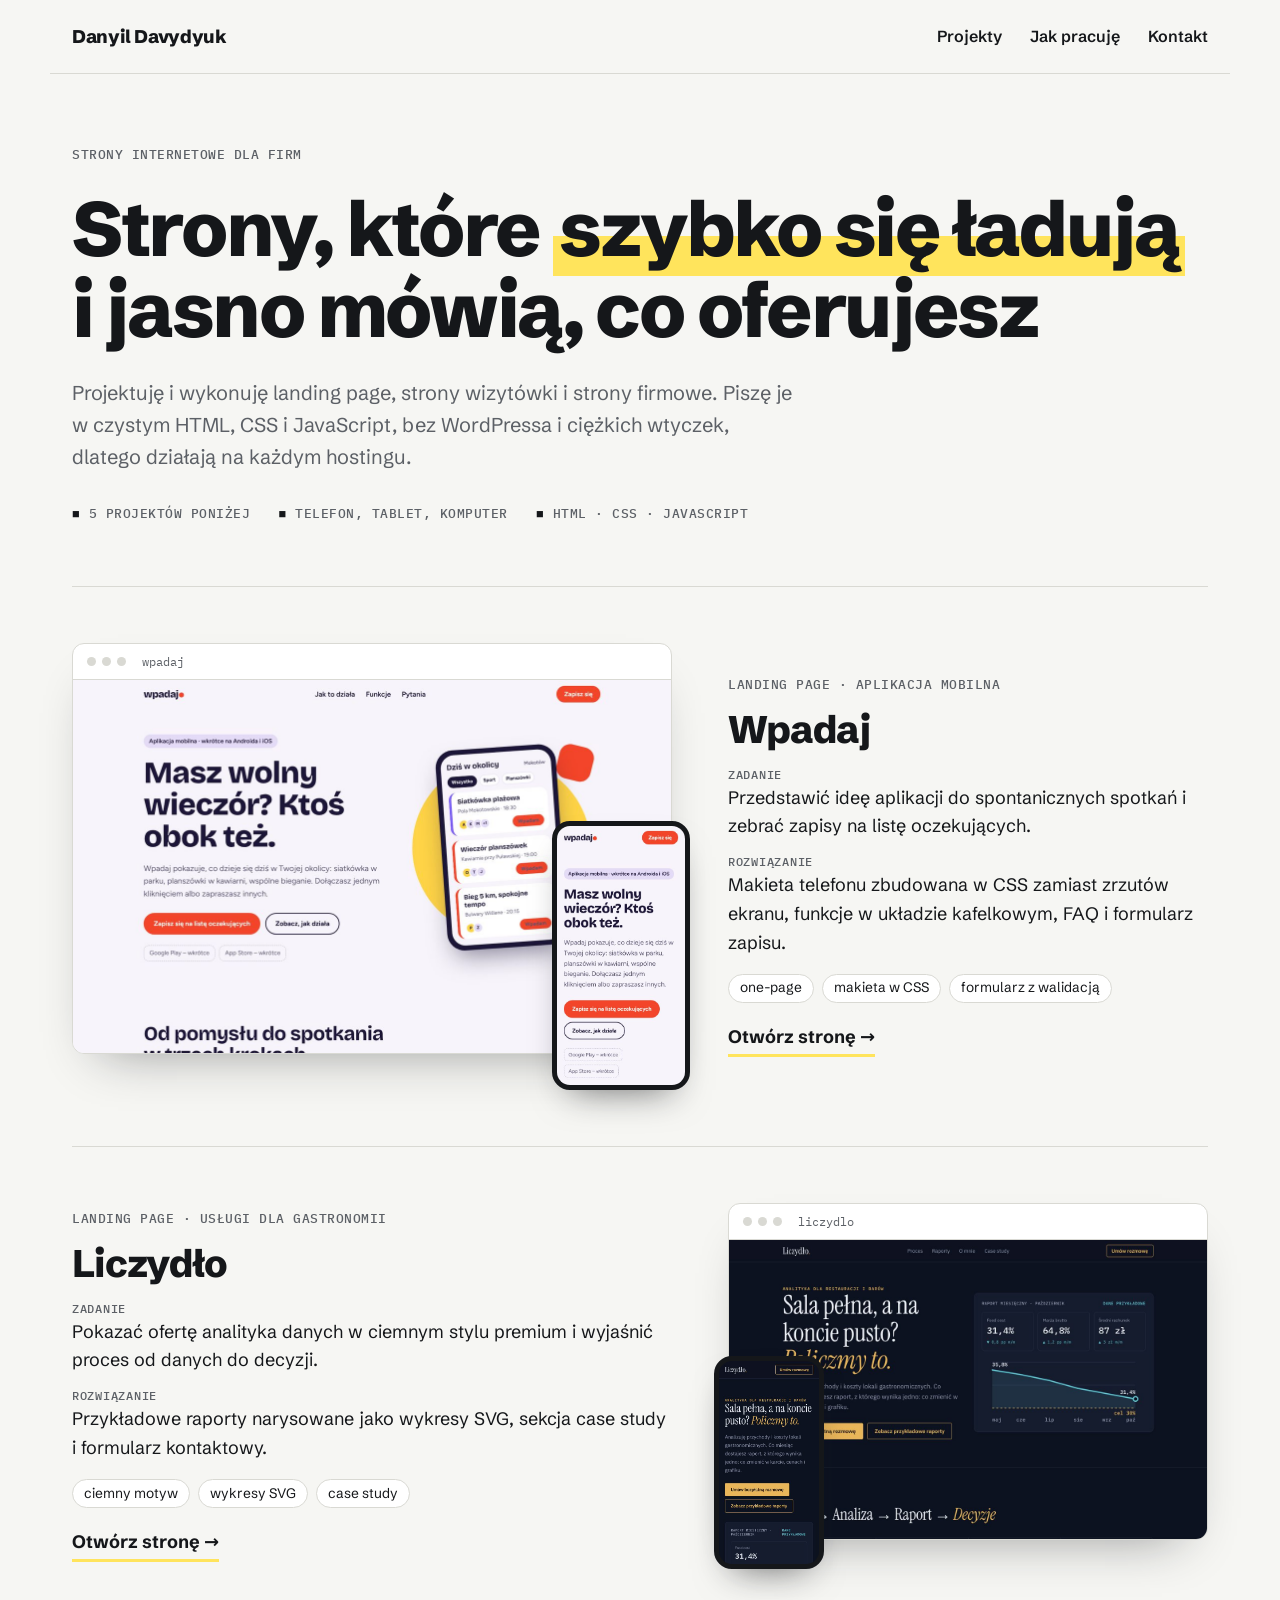
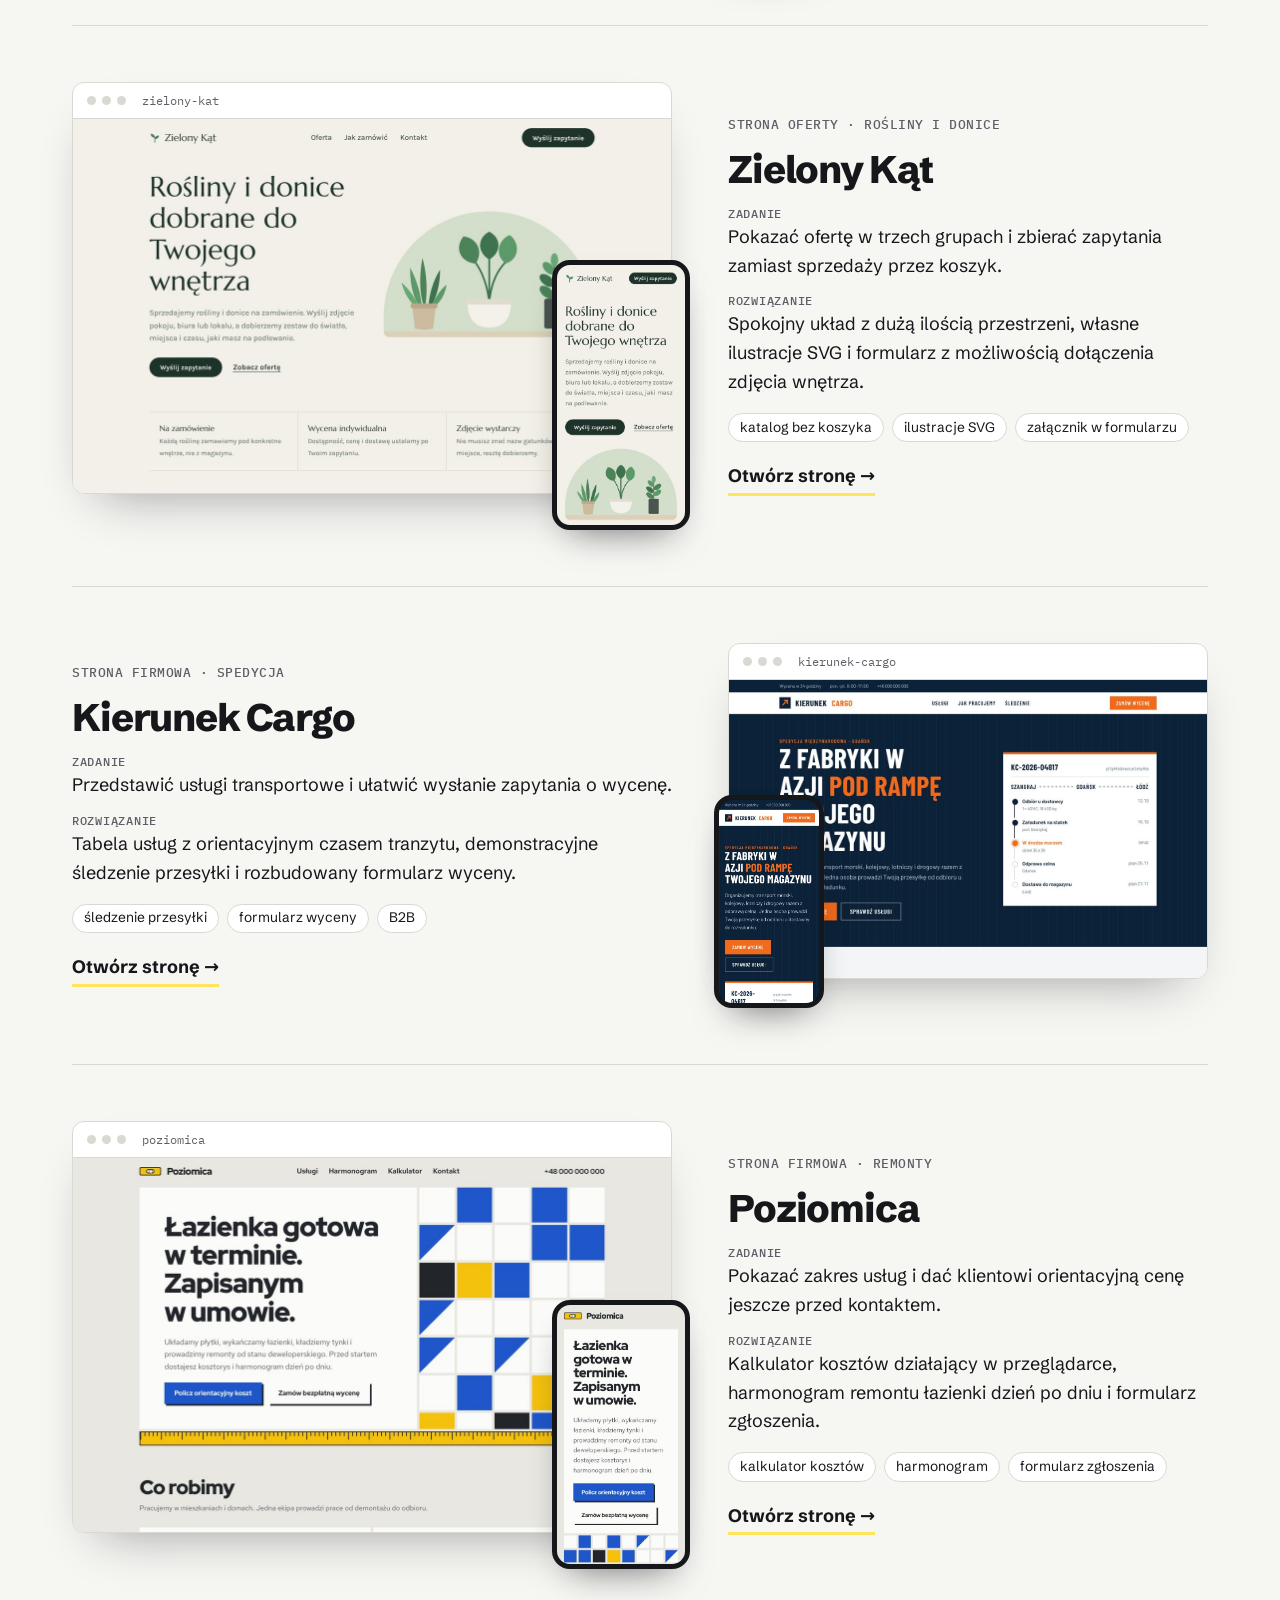
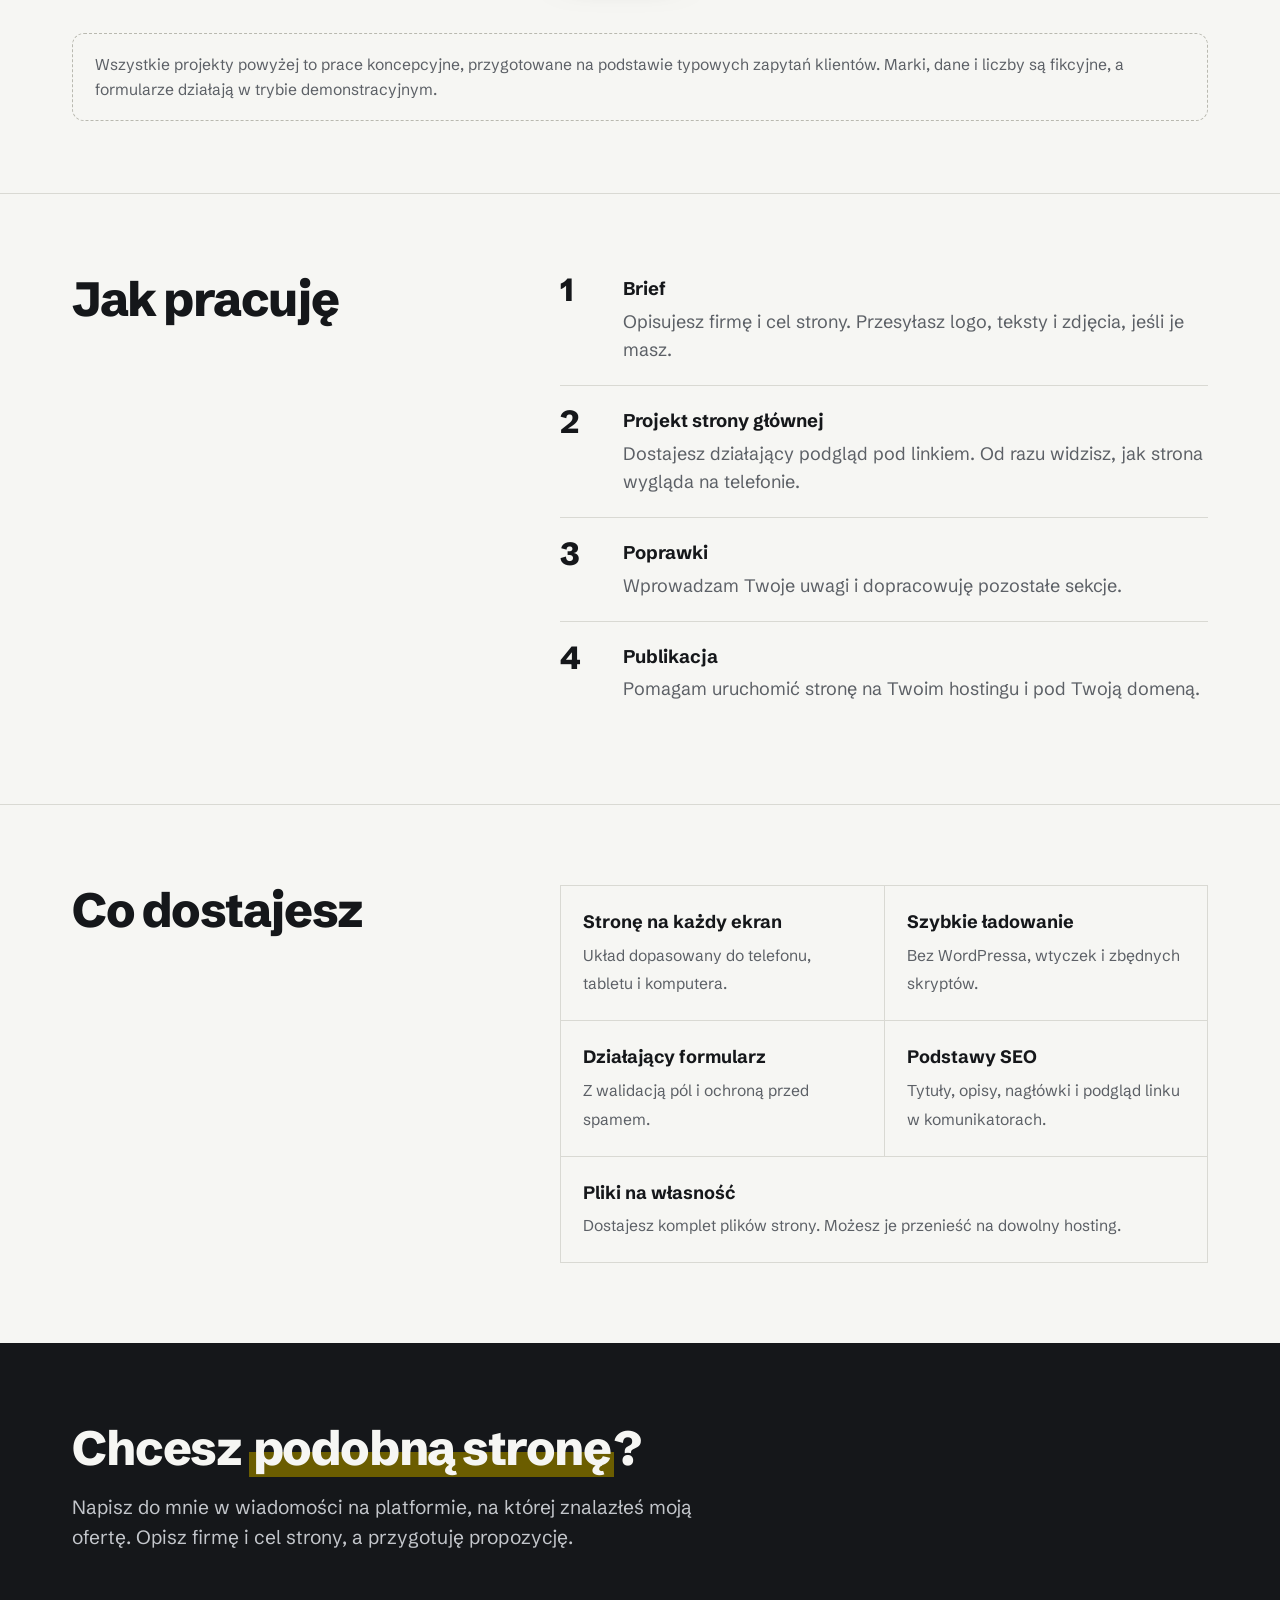
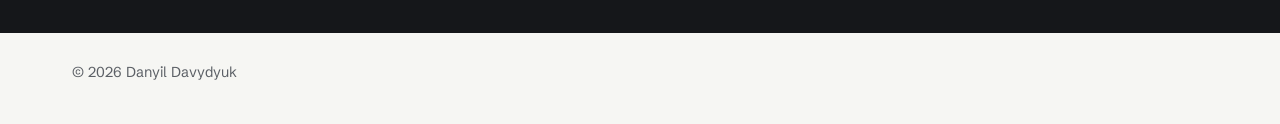
<file: index.html>
<!DOCTYPE html>
<html lang="pl">
<head>
<meta charset="utf-8">
<meta name="viewport" content="width=device-width, initial-scale=1">
<title>Danyil Davydyuk – strony internetowe dla firm</title>
<meta name="description" content="Landing page, strony wizytówki i strony firmowe w czystym HTML, CSS i JavaScript. Zobacz pięć przykładowych projektów.">
<meta property="og:title" content="Danyil Davydyuk – strony internetowe dla firm">
<meta property="og:description" content="Pięć przykładowych stron: aplikacja mobilna, analityka danych, rośliny, spedycja, remonty.">
<meta property="og:image" content="assets/thumbs/wpadaj-desktop.jpg">
<link rel="stylesheet" href="fonts/fonts.css">
<style>
:root{
  /* layout: quiet monochrome page so the five projects carry the colour; alternating screenshot/copy rows */
  --paper:#f6f6f3; --ink:#15171a; --muted:#5c6066; --line:#d9d9d3; --mark:#ffe45c; --card:#ffffff;
  --sans:'Schibsted Grotesk',system-ui,sans-serif; --mono:'IBM Plex Mono',ui-monospace,monospace;
  --wrap:1180px;
  color-scheme:light;
}
*{box-sizing:border-box}
html{scroll-behavior:smooth}
body{margin:0;background:var(--paper);color:var(--ink);font:400 18px/1.6 var(--sans)}
img{max-width:100%;height:auto;display:block}
a{color:inherit}
:focus-visible{outline:3px solid var(--ink);outline-offset:3px}
.wrap{max-width:var(--wrap);margin:0 auto;padding-inline:22px}
h1,h2,h3{margin:0;line-height:1.05;letter-spacing:-.03em;text-wrap:balance}
h1{font-size:clamp(2.4rem,6vw,4.8rem);font-weight:800}
h2{font-size:clamp(1.9rem,4vw,3rem);font-weight:800}
h3{font-size:clamp(1.7rem,3vw,2.4rem);font-weight:800}
p{margin:0}
mark{background:linear-gradient(transparent 58%,var(--mark) 58%);color:inherit;padding:0 .08em}
.mono{font:500 .8rem var(--mono);letter-spacing:.04em;text-transform:uppercase;color:var(--muted)}
.muted{color:var(--muted)}

.nav{display:flex;justify-content:space-between;align-items:center;gap:20px;padding-block:22px;border-bottom:1px solid var(--line)}
.me{font-weight:800;font-size:1.15rem;letter-spacing:-.02em;text-decoration:none}
.nav ul{display:flex;gap:28px;list-style:none;margin:0;padding:0;font-weight:600;font-size:1rem}
.nav ul a{text-decoration:none}
.nav ul a:hover{text-decoration:underline;text-decoration-thickness:2px;text-underline-offset:6px}

.intro{padding-block:72px 64px;display:grid;gap:26px}
.intro .lead{font-size:1.25rem;max-width:36em;color:var(--muted)}
.facts{display:flex;flex-wrap:wrap;gap:10px 28px;list-style:none;margin:6px 0 0;padding:0}
.facts li::before{content:"■ ";color:var(--ink)}

.work{display:grid;grid-template-columns:1.25fr 1fr;gap:56px;align-items:center;padding-block:56px;border-top:1px solid var(--line)}
.work:nth-of-type(even) .shot{order:2}
.shot{position:relative;display:block;text-decoration:none;padding-bottom:6%}
.browser{background:var(--card);border:1px solid var(--line);border-radius:12px;overflow:hidden;box-shadow:0 24px 50px -28px rgba(21,23,26,.45);transition:transform .25s}
.shot:hover .browser{transform:translateY(-6px)}
.chrome{display:flex;align-items:center;gap:6px;padding:10px 14px;border-bottom:1px solid var(--line);font:400 .72rem var(--mono);color:var(--muted)}
.chrome i{width:9px;height:9px;border-radius:50%;background:var(--line)}
.chrome span{margin-left:10px}
.browser img{width:100%;aspect-ratio:16/10;object-fit:cover;object-position:top}
.handset{position:absolute;right:-3%;bottom:0;width:23%;border:5px solid var(--ink);border-radius:18px;overflow:hidden;background:var(--ink);box-shadow:0 18px 36px -18px rgba(21,23,26,.6)}
.work:nth-of-type(even) .handset{right:auto;left:-3%}
.handset img{aspect-ratio:375/760;object-fit:cover;object-position:top}
.copy{display:grid;gap:16px;align-content:center}
.copy dl{margin:0;display:grid;gap:12px}
.copy dt{font:500 .78rem var(--mono);letter-spacing:.06em;text-transform:uppercase;color:var(--muted)}
.copy dd{margin:2px 0 0}
.tags{display:flex;flex-wrap:wrap;gap:8px;list-style:none;margin:0;padding:0}
.tags li{border:1px solid var(--line);border-radius:999px;padding:.2em .8em;font-size:.86rem;background:var(--card)}
.open{justify-self:start;font-weight:700;text-decoration:none;border-bottom:3px solid var(--mark);padding-bottom:2px;margin-top:4px}
.open:hover{border-color:var(--ink)}

.note{border:1px dashed #b9b9b0;border-radius:12px;padding:18px 22px;color:var(--muted);font-size:.98rem;margin-block:8px 0}

section{padding-block:80px;border-top:1px solid var(--line)}
.split{display:grid;grid-template-columns:.8fr 1.2fr;gap:56px;align-items:start}
.steps{list-style:none;margin:0;padding:0;counter-reset:s;display:grid;gap:0}
.steps li{counter-increment:s;display:grid;grid-template-columns:3.2rem 1fr;gap:4px 12px;padding:20px 0;border-top:1px solid var(--line)}
.steps li:first-child{border-top:0;padding-top:0}
.steps li::before{content:counter(s);font:800 2rem/1 var(--sans);grid-row:span 2}
.steps b{font-size:1.15rem}
.steps p{color:var(--muted);grid-column:2}
.gets{list-style:none;margin:0;padding:0;display:grid;grid-template-columns:1fr 1fr;gap:1px;background:var(--line);border:1px solid var(--line)}
.gets li{background:var(--paper);padding:22px}
.gets li:last-child{grid-column:1/-1}
.gets b{display:block;margin-bottom:4px}
.gets span{color:var(--muted);font-size:.98rem}

.contact{background:var(--ink);color:var(--paper);border:0}
.contact p{color:#c3c6cb;font-size:1.2rem;max-width:34em;margin-top:18px}
.contact mark{background:linear-gradient(transparent 58%,#6b5d00 58%)}

footer{padding-block:28px 40px;font-size:.9rem;color:var(--muted)}

@media (max-width:900px){
  .work,.split{grid-template-columns:1fr;gap:28px}
  .work:nth-of-type(even) .shot{order:0}
  .nav ul{display:none}
  .intro{padding-block:48px 44px}
  section{padding-block:56px}
  .gets{grid-template-columns:1fr}
}
@media (prefers-reduced-motion:reduce){html{scroll-behavior:auto}.browser{transition:none}}
</style>
</head>
<body>
<header class="wrap nav">
  <a class="me" href="#top">Danyil Davydyuk</a>
  <nav aria-label="Główna nawigacja">
    <ul>
      <li><a href="#projekty">Projekty</a></li>
      <li><a href="#proces">Jak pracuję</a></li>
      <li><a href="#kontakt">Kontakt</a></li>
    </ul>
  </nav>
</header>

<main id="top">
  <div class="wrap intro">
    <p class="mono">Strony internetowe dla firm</p>
    <h1>Strony, które <mark>szybko się ładują</mark> i jasno mówią, co oferujesz</h1>
    <p class="lead">Projektuję i wykonuję landing page, strony wizytówki i strony firmowe. Piszę je w czystym HTML, CSS i JavaScript, bez WordPressa i ciężkich wtyczek, dlatego działają na każdym hostingu.</p>
    <ul class="facts mono">
      <li>5 projektów poniżej</li>
      <li>telefon, tablet, komputer</li>
      <li>HTML · CSS · JavaScript</li>
    </ul>
  </div>

  <div class="wrap" id="projekty">
    <article class="work">
      <a class="shot" href="wpadaj/index.html" aria-label="Otwórz stronę Wpadaj">
        <div class="browser"><div class="chrome"><i></i><i></i><i></i><span>wpadaj</span></div><img src="assets/thumbs/wpadaj-desktop.jpg" width="1200" height="750" alt="Strona Wpadaj: nagłówek i makieta telefonu z listą spotkań"></div>
        <div class="handset"><img src="assets/thumbs/wpadaj-mobile.jpg" width="375" height="760" alt="" loading="lazy"></div>
      </a>
      <div class="copy">
        <p class="mono">Landing page · aplikacja mobilna</p>
        <h3>Wpadaj</h3>
        <dl>
          <div><dt>Zadanie</dt><dd>Przedstawić ideę aplikacji do spontanicznych spotkań i zebrać zapisy na listę oczekujących.</dd></div>
          <div><dt>Rozwiązanie</dt><dd>Makieta telefonu zbudowana w CSS zamiast zrzutów ekranu, funkcje w układzie kafelkowym, FAQ i formularz zapisu.</dd></div>
        </dl>
        <ul class="tags"><li>one-page</li><li>makieta w CSS</li><li>formularz z walidacją</li></ul>
        <a class="open" href="wpadaj/index.html">Otwórz stronę →</a>
      </div>
    </article>

    <article class="work">
      <a class="shot" href="liczydlo/index.html" aria-label="Otwórz stronę Liczydło">
        <div class="browser"><div class="chrome"><i></i><i></i><i></i><span>liczydlo</span></div><img src="assets/thumbs/liczydlo-desktop.jpg" width="1200" height="750" loading="lazy" alt="Strona Liczydło: ciemny motyw, nagłówek i panel z przykładowym raportem"></div>
        <div class="handset"><img src="assets/thumbs/liczydlo-mobile.jpg" width="375" height="760" alt="" loading="lazy"></div>
      </a>
      <div class="copy">
        <p class="mono">Landing page · usługi dla gastronomii</p>
        <h3>Liczydło</h3>
        <dl>
          <div><dt>Zadanie</dt><dd>Pokazać ofertę analityka danych w ciemnym stylu premium i wyjaśnić proces od danych do decyzji.</dd></div>
          <div><dt>Rozwiązanie</dt><dd>Przykładowe raporty narysowane jako wykresy SVG, sekcja case study i formularz kontaktowy.</dd></div>
        </dl>
        <ul class="tags"><li>ciemny motyw</li><li>wykresy SVG</li><li>case study</li></ul>
        <a class="open" href="liczydlo/index.html">Otwórz stronę →</a>
      </div>
    </article>

    <article class="work">
      <a class="shot" href="zielony-kat/index.html" aria-label="Otwórz stronę Zielony Kąt">
        <div class="browser"><div class="chrome"><i></i><i></i><i></i><span>zielony-kat</span></div><img src="assets/thumbs/zielony-kat-desktop.jpg" width="1200" height="750" loading="lazy" alt="Strona Zielony Kąt: jasny układ z ilustracjami roślin w donicach"></div>
        <div class="handset"><img src="assets/thumbs/zielony-kat-mobile.jpg" width="375" height="760" alt="" loading="lazy"></div>
      </a>
      <div class="copy">
        <p class="mono">Strona oferty · rośliny i donice</p>
        <h3>Zielony Kąt</h3>
        <dl>
          <div><dt>Zadanie</dt><dd>Pokazać ofertę w trzech grupach i zbierać zapytania zamiast sprzedaży przez koszyk.</dd></div>
          <div><dt>Rozwiązanie</dt><dd>Spokojny układ z dużą ilością przestrzeni, własne ilustracje SVG i formularz z możliwością dołączenia zdjęcia wnętrza.</dd></div>
        </dl>
        <ul class="tags"><li>katalog bez koszyka</li><li>ilustracje SVG</li><li>załącznik w formularzu</li></ul>
        <a class="open" href="zielony-kat/index.html">Otwórz stronę →</a>
      </div>
    </article>

    <article class="work">
      <a class="shot" href="kierunek-cargo/index.html" aria-label="Otwórz stronę Kierunek Cargo">
        <div class="browser"><div class="chrome"><i></i><i></i><i></i><span>kierunek-cargo</span></div><img src="assets/thumbs/kierunek-cargo-desktop.jpg" width="1200" height="750" loading="lazy" alt="Strona Kierunek Cargo: granatowy nagłówek i karta przykładowej przesyłki"></div>
        <div class="handset"><img src="assets/thumbs/kierunek-cargo-mobile.jpg" width="375" height="760" alt="" loading="lazy"></div>
      </a>
      <div class="copy">
        <p class="mono">Strona firmowa · spedycja</p>
        <h3>Kierunek Cargo</h3>
        <dl>
          <div><dt>Zadanie</dt><dd>Przedstawić usługi transportowe i ułatwić wysłanie zapytania o wycenę.</dd></div>
          <div><dt>Rozwiązanie</dt><dd>Tabela usług z orientacyjnym czasem tranzytu, demonstracyjne śledzenie przesyłki i rozbudowany formularz wyceny.</dd></div>
        </dl>
        <ul class="tags"><li>śledzenie przesyłki</li><li>formularz wyceny</li><li>B2B</li></ul>
        <a class="open" href="kierunek-cargo/index.html">Otwórz stronę →</a>
      </div>
    </article>

    <article class="work">
      <a class="shot" href="poziomica/index.html" aria-label="Otwórz stronę Poziomica">
        <div class="browser"><div class="chrome"><i></i><i></i><i></i><span>poziomica</span></div><img src="assets/thumbs/poziomica-desktop.jpg" width="1200" height="750" loading="lazy" alt="Strona Poziomica: nagłówek obok mozaiki z kolorowych płytek"></div>
        <div class="handset"><img src="assets/thumbs/poziomica-mobile.jpg" width="375" height="760" alt="" loading="lazy"></div>
      </a>
      <div class="copy">
        <p class="mono">Strona firmowa · remonty</p>
        <h3>Poziomica</h3>
        <dl>
          <div><dt>Zadanie</dt><dd>Pokazać zakres usług i dać klientowi orientacyjną cenę jeszcze przed kontaktem.</dd></div>
          <div><dt>Rozwiązanie</dt><dd>Kalkulator kosztów działający w przeglądarce, harmonogram remontu łazienki dzień po dniu i formularz zgłoszenia.</dd></div>
        </dl>
        <ul class="tags"><li>kalkulator kosztów</li><li>harmonogram</li><li>formularz zgłoszenia</li></ul>
        <a class="open" href="poziomica/index.html">Otwórz stronę →</a>
      </div>
    </article>

    <p class="note">Wszystkie projekty powyżej to prace koncepcyjne, przygotowane na podstawie typowych zapytań klientów. Marki, dane i liczby są fikcyjne, a formularze działają w trybie demonstracyjnym.</p>
  </div>

  <div style="height:72px"></div>

  <section id="proces">
    <div class="wrap split">
      <h2>Jak pracuję</h2>
      <ol class="steps">
        <li><b>Brief</b><p>Opisujesz firmę i cel strony. Przesyłasz logo, teksty i zdjęcia, jeśli je masz.</p></li>
        <li><b>Projekt strony głównej</b><p>Dostajesz działający podgląd pod linkiem. Od razu widzisz, jak strona wygląda na telefonie.</p></li>
        <li><b>Poprawki</b><p>Wprowadzam Twoje uwagi i dopracowuję pozostałe sekcje.</p></li>
        <li><b>Publikacja</b><p>Pomagam uruchomić stronę na Twoim hostingu i pod Twoją domeną.</p></li>
      </ol>
    </div>
  </section>

  <section>
    <div class="wrap split">
      <h2>Co dostajesz</h2>
      <ul class="gets">
        <li><b>Stronę na każdy ekran</b><span>Układ dopasowany do telefonu, tabletu i komputera.</span></li>
        <li><b>Szybkie ładowanie</b><span>Bez WordPressa, wtyczek i zbędnych skryptów.</span></li>
        <li><b>Działający formularz</b><span>Z walidacją pól i ochroną przed spamem.</span></li>
        <li><b>Podstawy SEO</b><span>Tytuły, opisy, nagłówki i podgląd linku w komunikatorach.</span></li>
        <li><b>Pliki na własność</b><span>Dostajesz komplet plików strony. Możesz je przenieść na dowolny hosting.</span></li>
      </ul>
    </div>
  </section>

  <section class="contact" id="kontakt">
    <div class="wrap">
      <h2>Chcesz <mark>podobną stronę</mark>?</h2>
      <p>Napisz do mnie w wiadomości na platformie, na której znalazłeś moją ofertę. Opisz firmę i cel strony, a przygotuję propozycję.</p>
    </div>
  </section>
</main>

<footer>
  <div class="wrap">© 2026 Danyil Davydyuk</div>
</footer>
</body>
</html>
</file>
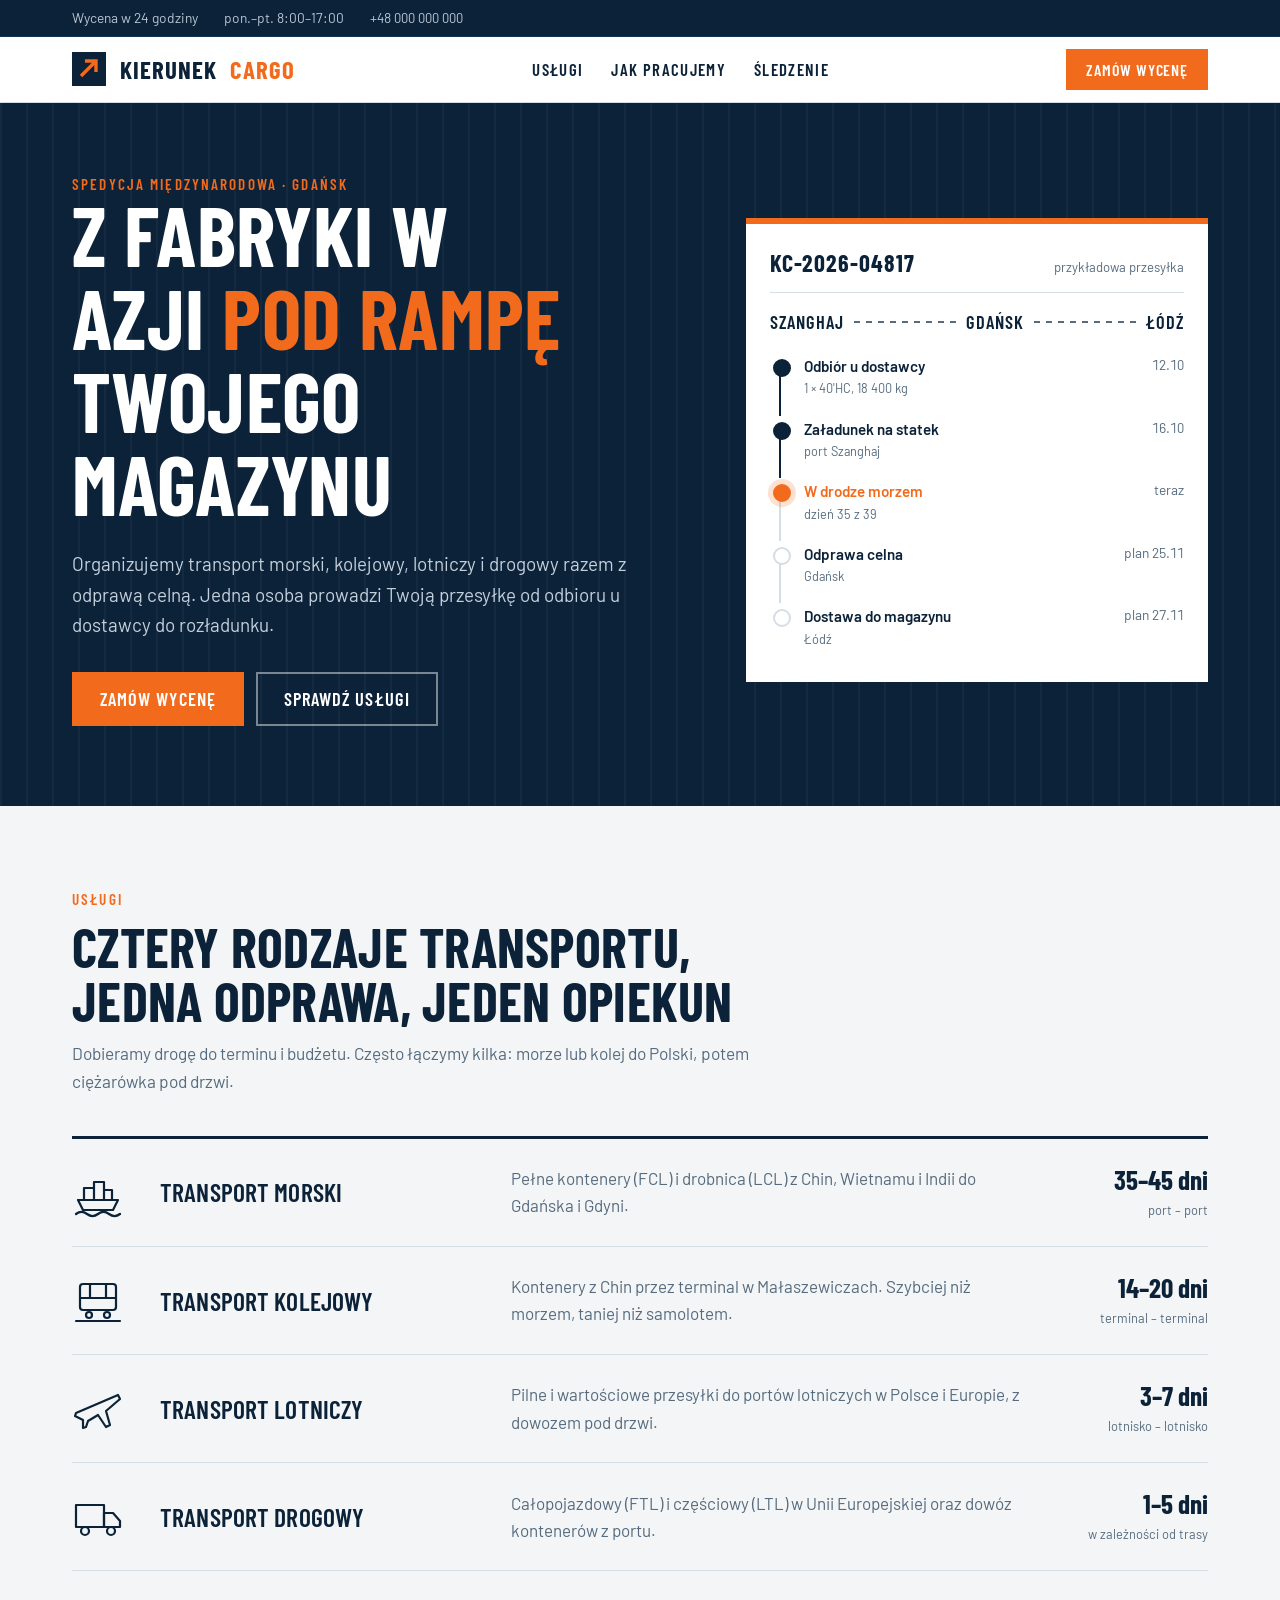
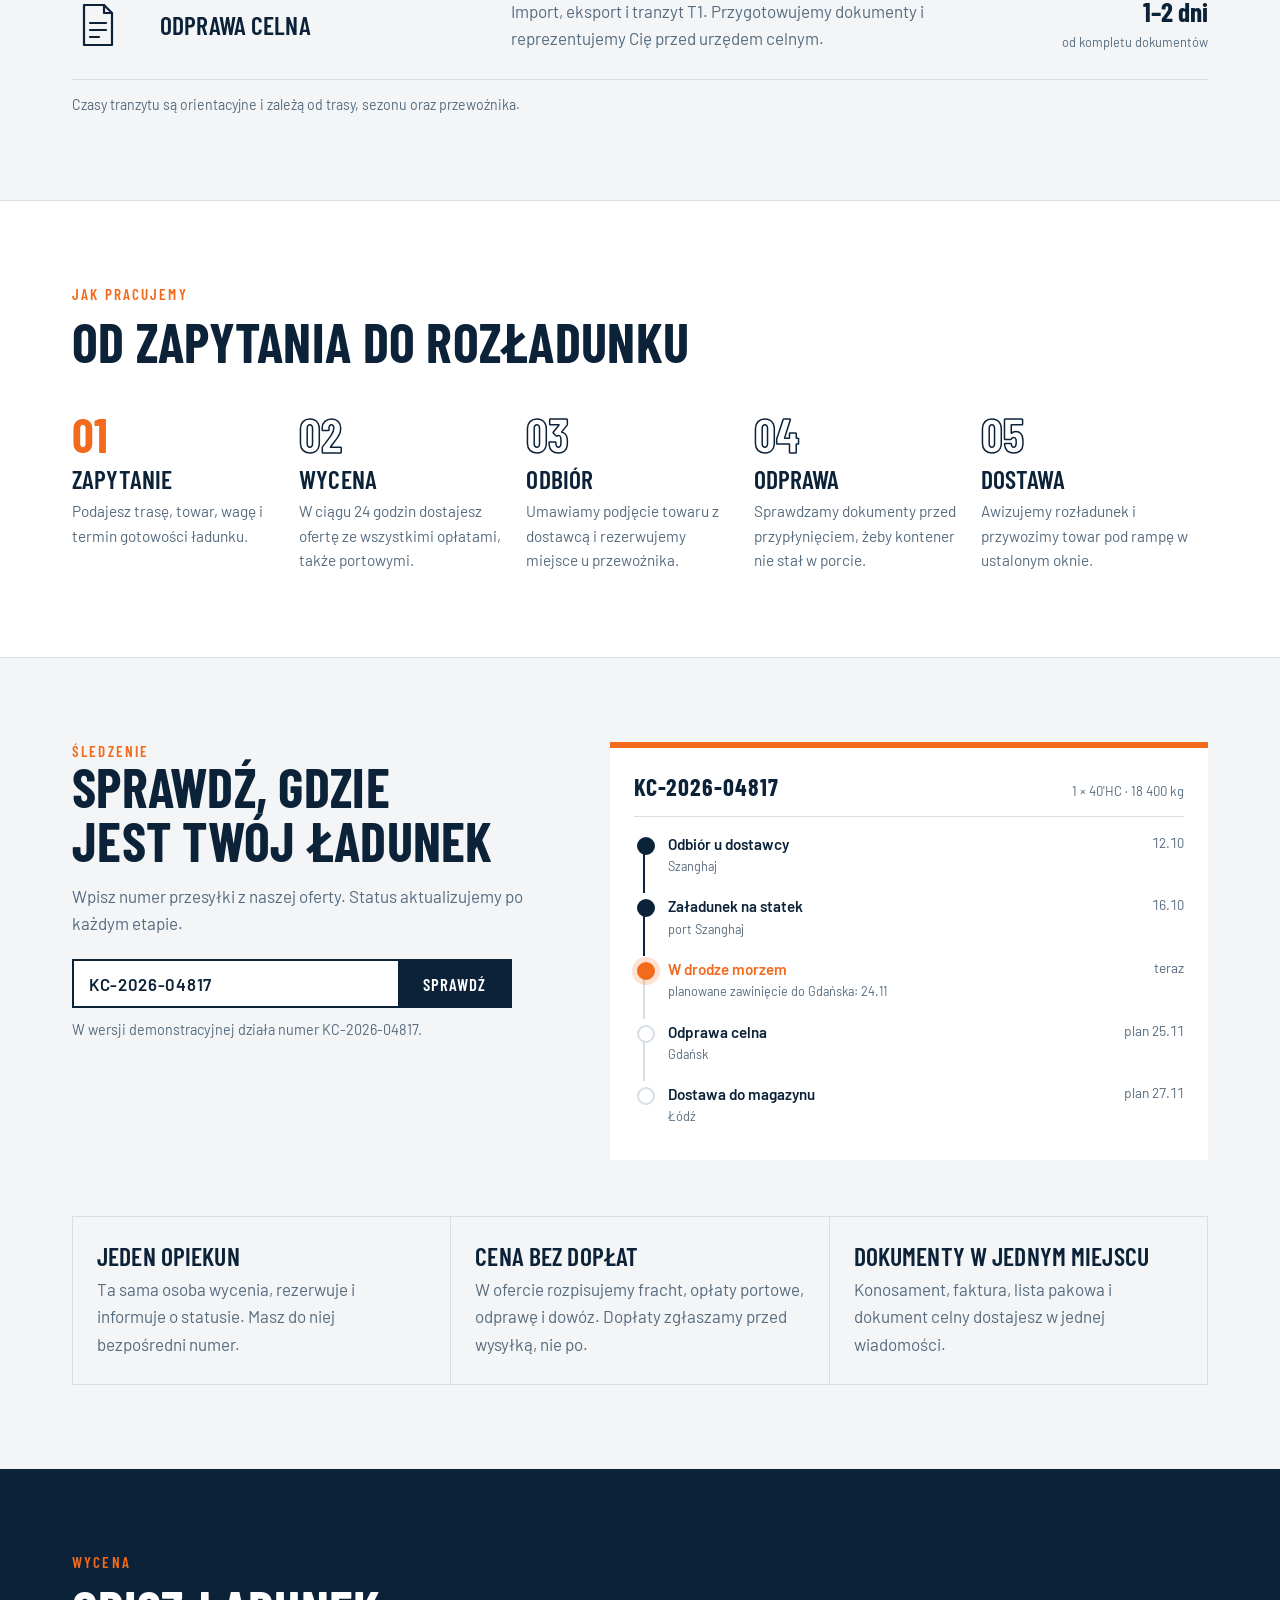
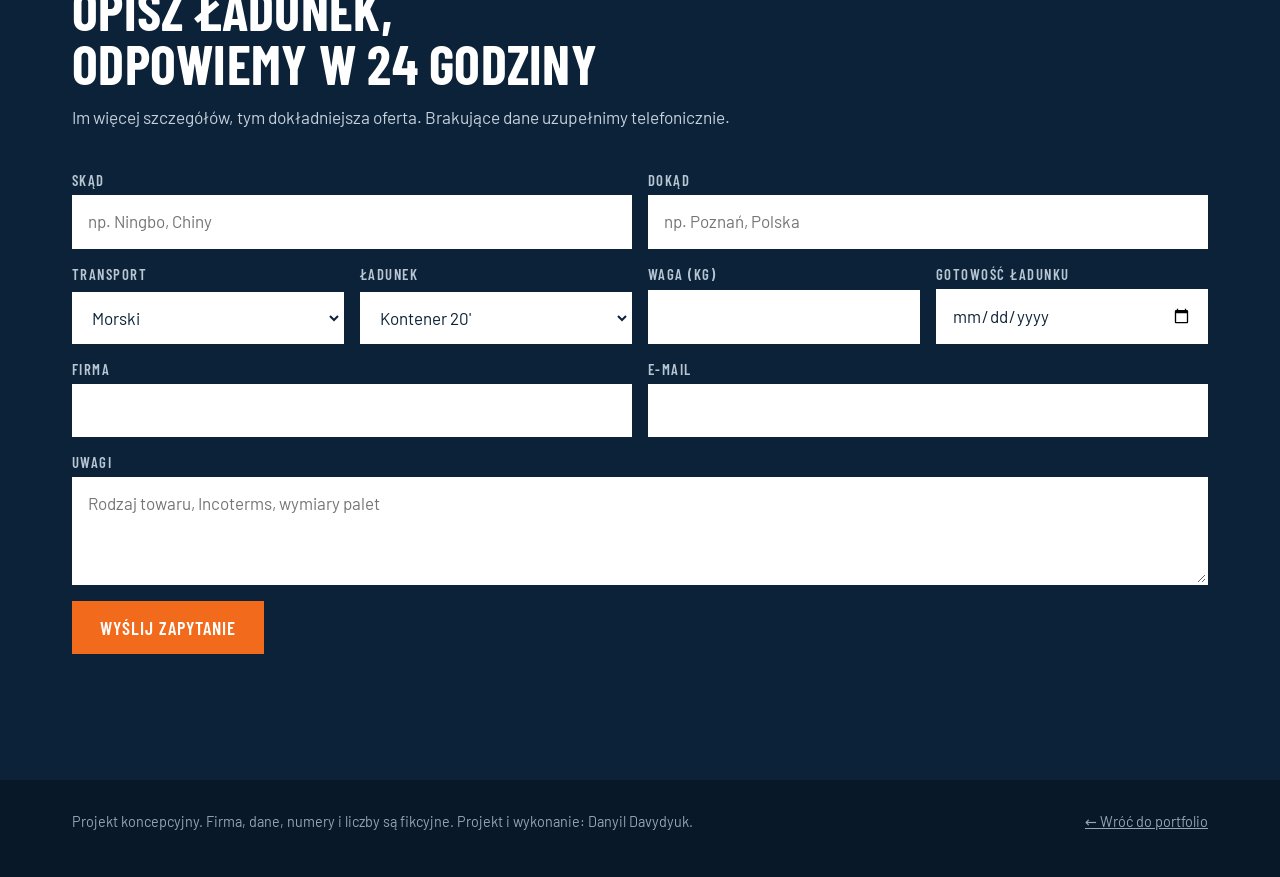
<file: kierunek-cargo/index.html>
<!DOCTYPE html>
<html lang="pl">
<head>
<meta charset="utf-8">
<meta name="viewport" content="width=device-width, initial-scale=1">
<title>Kierunek Cargo – spedycja międzynarodowa i odprawy celne</title>
<meta name="description" content="Transport morski, kolejowy, lotniczy i drogowy z odprawą celną. Jedna osoba prowadzi przesyłkę od dostawcy do Twojego magazynu.">
<meta property="og:title" content="Kierunek Cargo – spedycja międzynarodowa">
<meta property="og:description" content="FCL i LCL z Azji, kolej przez Małaszewicze, transport drogowy w UE, odprawy celne.">
<link rel="stylesheet" href="fonts/fonts.css">
<style>
:root{
  /* layout: navy hero with shipment card, signage-style condensed caps, ruled service table; light theme only */
  --navy:#0c2238; --navy2:#143352; --paper:#f3f5f7; --white:#ffffff; --signal:#f26a1b; --steel:#566b7e; --line:#d5dde5;
  --display:'Barlow Condensed','Arial Narrow',sans-serif; --body:'Barlow',system-ui,sans-serif;
  --wrap:1180px;
  color-scheme:light;
}
*{box-sizing:border-box}
html{scroll-behavior:smooth}
body{margin:0;background:var(--paper);color:var(--navy);font:400 17px/1.6 var(--body)}
a{color:inherit}
:focus-visible{outline:3px solid var(--signal);outline-offset:3px}
.wrap{max-width:var(--wrap);margin:0 auto;padding:0 22px}
h1,h2,h3{font-family:var(--display);font-weight:700;text-transform:uppercase;margin:0;line-height:1;letter-spacing:.005em;text-wrap:balance}
h1{font-size:clamp(2.7rem,6.6vw,5.2rem)}
h2{font-size:clamp(2.1rem,4.4vw,3.4rem)}
h3{font-size:1.6rem;font-weight:600}
p{margin:0}
.label{font:600 .95rem var(--display);letter-spacing:.14em;text-transform:uppercase;color:var(--signal)}
.btn{display:inline-flex;align-items:center;gap:.6em;font:600 1.15rem var(--display);letter-spacing:.06em;text-transform:uppercase;text-decoration:none;padding:.75em 1.4em;border:2px solid var(--signal);cursor:pointer;transition:background .15s,color .15s}
.btn--main{background:var(--signal);color:#fff}
.btn--main:hover{background:#d95a10;border-color:#d95a10}
.btn--line{color:#fff;border-color:rgba(255,255,255,.45);background:transparent}
.btn--line:hover{border-color:#fff}
.num{font-variant-numeric:tabular-nums}

.strip{background:var(--navy);color:#b8c6d4;font-size:.86rem;border-bottom:1px solid var(--navy2)}
.strip .wrap{display:flex;flex-wrap:wrap;gap:6px 26px;padding-block:7px}
header.bar{background:var(--white);border-bottom:1px solid var(--line);position:sticky;top:0;z-index:5}
.nav{display:flex;align-items:center;justify-content:space-between;gap:20px;padding-block:12px}
.logo{display:flex;align-items:center;gap:.55em;font:700 1.55rem var(--display);letter-spacing:.04em;text-transform:uppercase;text-decoration:none}
.logo svg{width:34px;height:34px}
.logo span{color:var(--signal)}
.nav ul{display:flex;gap:28px;list-style:none;margin:0;padding:0;font:600 1.05rem var(--display);letter-spacing:.08em;text-transform:uppercase}
.nav ul a{text-decoration:none}
.nav ul a:hover{color:var(--signal)}
.nav .btn{font-size:1rem;padding:.55em 1.1em}

.hero{background:var(--navy);color:#fff;background-image:repeating-linear-gradient(90deg,rgba(255,255,255,.035) 0 2px,transparent 2px 26px)}
.hero .wrap{display:grid;grid-template-columns:1.15fr .85fr;gap:48px;align-items:center;padding-block:72px 80px}
.hero h1 span{color:var(--signal)}
.hero .lead{color:#c4d0dc;font-size:1.18rem;max-width:33em;margin:24px 0 32px}
.cta{display:flex;flex-wrap:wrap;gap:12px}

.ship{background:var(--white);color:var(--navy);padding:24px;border-top:6px solid var(--signal)}
.ship-top{display:flex;justify-content:space-between;gap:12px;align-items:baseline;border-bottom:1px solid var(--line);padding-bottom:14px;margin-bottom:6px}
.ship-top b{font:700 1.5rem var(--display);letter-spacing:.04em}
.ship-top span{font-size:.82rem;color:var(--steel)}
.route{display:flex;align-items:center;gap:10px;font:600 1.15rem var(--display);letter-spacing:.06em;text-transform:uppercase;padding:12px 0}
.route i{flex:1;height:2px;background:repeating-linear-gradient(90deg,var(--steel) 0 6px,transparent 6px 12px)}
.track{list-style:none;margin:0;padding:0}
.track li{display:grid;grid-template-columns:22px 1fr auto;gap:12px;align-items:start;padding:9px 0;position:relative;font-size:.95rem}
.track li::before{content:"";width:14px;height:14px;border-radius:50%;border:2px solid var(--line);background:var(--white);margin:5px 0 0 3px;position:relative;z-index:1}
.track li::after{content:"";position:absolute;left:9.5px;top:22px;bottom:-8px;width:2px;background:var(--line)}
.track li:last-child::after{display:none}
.track li.done::before{background:var(--navy);border-color:var(--navy)}
.track li.done::after{background:var(--navy)}
.track li.now::before{background:var(--signal);border-color:var(--signal);box-shadow:0 0 0 5px rgba(242,106,27,.2)}
.track li.now b{color:var(--signal)}
.track small{display:block;color:var(--steel)}
.track time,.track .when{color:var(--steel);font-size:.86rem;white-space:nowrap}

section{padding:84px 0}
.head{display:grid;gap:12px;max-width:44em;margin-bottom:40px}
.head p:last-child{color:var(--steel);font-size:1.08rem}

.modes{border-top:3px solid var(--navy)}
.mode{display:grid;grid-template-columns:64px 1fr 1.6fr 150px;gap:24px;align-items:center;padding:24px 0;border-bottom:1px solid var(--line)}
.mode svg{width:52px;height:52px;stroke:var(--navy);fill:none;stroke-width:2.2;stroke-linecap:round;stroke-linejoin:round}
.mode p{color:var(--steel)}
.mode .eta{text-align:right}
.mode .eta b{display:block;font:700 1.7rem var(--display)}
.mode .eta small{color:var(--steel);font-size:.8rem}
.fine{color:var(--steel);font-size:.88rem;margin-top:14px}

.work{background:var(--white);border-block:1px solid var(--line)}
.steps{list-style:none;margin:0;padding:0;display:grid;grid-template-columns:repeat(5,1fr);counter-reset:s}
.steps li{counter-increment:s;padding:0 20px 0 0;display:grid;gap:8px;align-content:start;position:relative}
.steps li::before{content:counter(s,decimal-leading-zero);font:700 3rem/1 var(--display);color:var(--line);-webkit-text-stroke:1.5px var(--navy);-webkit-text-fill-color:transparent}
.steps li:first-child::before,.steps li.hot::before{-webkit-text-fill-color:var(--signal);-webkit-text-stroke:0}
.steps p{color:var(--steel);font-size:.96rem}

.tracker{display:grid;grid-template-columns:.9fr 1.1fr;gap:48px;align-items:start}
.lookup{display:flex;gap:0;margin-top:22px;max-width:440px}
.lookup input{flex:1;min-width:0;border:2px solid var(--navy);border-right:0;padding:.7em .9em;font:600 1.05rem var(--body);letter-spacing:.04em;text-transform:uppercase;background:var(--white);color:var(--navy)}
.lookup .btn{background:var(--navy);border-color:var(--navy);color:#fff;font-size:1.05rem}
.hint{color:var(--steel);font-size:.9rem;margin-top:10px;min-height:1.5em}
.why{display:grid;grid-template-columns:repeat(3,1fr);gap:1px;background:var(--line);border:1px solid var(--line);margin-top:56px}
.why div{background:var(--paper);padding:26px 24px;display:grid;gap:8px;align-content:start}
.why p{color:var(--steel)}

.quote{background:var(--navy);color:#fff}
.quote .head p:last-child{color:#c4d0dc}
form.q{display:grid;grid-template-columns:repeat(4,1fr);gap:16px}
.field{display:grid;gap:6px}
.span2{grid-column:span 2}
.full{grid-column:1/-1}
form.q label{font:600 .92rem var(--display);letter-spacing:.1em;text-transform:uppercase;color:#b8c6d4}
form.q input,form.q select,form.q textarea{width:100%;font:inherit;color:var(--navy);background:#fff;border:2px solid transparent;border-radius:0;padding:.65em .8em}
form.q input:focus,form.q select:focus,form.q textarea:focus{border-color:var(--signal);outline:none}
.msg{min-height:1.5em;color:#ffc59e}
.hp{position:absolute;left:-9999px}

footer{background:#081828;color:#93a5b6;font-size:.9rem;padding:30px 0 44px}
footer .wrap{display:flex;flex-wrap:wrap;gap:10px 32px;justify-content:space-between}

@media (max-width:980px){
  .hero .wrap,.tracker{grid-template-columns:1fr;gap:36px}
  .nav ul{display:none}
  .mode{grid-template-columns:52px 1fr;gap:6px 18px}
  .mode svg{grid-row:span 3;align-self:start;width:44px;height:44px}
  .mode .eta{text-align:left;display:flex;gap:10px;align-items:baseline}
  .steps{grid-template-columns:1fr 1fr;gap:28px 20px}
  .why{grid-template-columns:1fr}
  form.q{grid-template-columns:1fr 1fr}
  section{padding:60px 0}
}
@media (max-width:520px){
  .steps{grid-template-columns:1fr}
  form.q{grid-template-columns:1fr}
  .span2{grid-column:auto}
  .track li{grid-template-columns:22px 1fr}
  .track .when{grid-column:2}
  .strip span:nth-child(2){display:none}
  .logo{font-size:1.25rem;white-space:nowrap}
  .logo svg{width:28px;height:28px}
  .nav .btn{font-size:.9rem;padding:.5em .8em;white-space:nowrap}
}
@media (prefers-reduced-motion:reduce){html{scroll-behavior:auto}}
</style>
</head>
<body>
<div class="strip"><div class="wrap"><span>Wycena w 24 godziny</span><span>pon.–pt. 8:00–17:00</span><span class="num">+48 000 000 000</span></div></div>
<header class="bar">
  <div class="wrap nav">
    <a class="logo" href="#top"><svg viewBox="0 0 34 34" aria-hidden="true"><rect width="34" height="34" fill="#0c2238"/><path d="M9 24 24 9M13 9h11v11" stroke="#f26a1b" stroke-width="3.4" fill="none"/></svg>Kierunek <span>Cargo</span></a>
    <nav aria-label="Główna nawigacja">
      <ul>
        <li><a href="#uslugi">Usługi</a></li>
        <li><a href="#proces">Jak pracujemy</a></li>
        <li><a href="#sledzenie">Śledzenie</a></li>
      </ul>
    </nav>
    <a class="btn btn--main" href="#wycena">Zamów wycenę</a>
  </div>
</header>

<main id="top">
  <div class="hero">
    <div class="wrap">
      <div>
        <p class="label">Spedycja międzynarodowa · Gdańsk</p>
        <h1>Z fabryki w Azji <span>pod rampę</span> Twojego magazynu</h1>
        <p class="lead">Organizujemy transport morski, kolejowy, lotniczy i drogowy razem z odprawą celną. Jedna osoba prowadzi Twoją przesyłkę od odbioru u dostawcy do rozładunku.</p>
        <div class="cta">
          <a class="btn btn--main" href="#wycena">Zamów wycenę</a>
          <a class="btn btn--line" href="#uslugi">Sprawdź usługi</a>
        </div>
      </div>
      <div class="ship" role="img" aria-label="Przykładowa przesyłka: kontener 40 stóp z Szanghaju przez Gdańsk do Łodzi, obecnie w drodze morzem">
        <div class="ship-top"><b class="num">KC-2026-04817</b><span>przykładowa przesyłka</span></div>
        <div class="route"><span>Szanghaj</span><i></i><span>Gdańsk</span><i></i><span>Łódź</span></div>
        <ol class="track">
          <li class="done"><span><b>Odbiór u dostawcy</b><small>1 × 40'HC, 18 400 kg</small></span><span class="when num">12.10</span></li>
          <li class="done"><span><b>Załadunek na statek</b><small>port Szanghaj</small></span><span class="when num">16.10</span></li>
          <li class="now"><span><b>W drodze morzem</b><small>dzień 35 z 39</small></span><span class="when">teraz</span></li>
          <li><span><b>Odprawa celna</b><small>Gdańsk</small></span><span class="when num">plan 25.11</span></li>
          <li><span><b>Dostawa do magazynu</b><small>Łódź</small></span><span class="when num">plan 27.11</span></li>
        </ol>
      </div>
    </div>
  </div>

  <section id="uslugi">
    <div class="wrap">
      <div class="head">
        <p class="label">Usługi</p>
        <h2>Cztery rodzaje transportu, jedna odprawa, jeden opiekun</h2>
        <p>Dobieramy drogę do terminu i budżetu. Często łączymy kilka: morze lub kolej do Polski, potem ciężarówka pod drzwi.</p>
      </div>
      <div class="modes">
        <article class="mode">
          <svg viewBox="0 0 52 52" aria-hidden="true"><path d="M6 34h40l-5 10H11z"/><path d="M12 34V22h10v12M22 34V16h10v18M32 34V24h8v10"/><path d="M4 48c4-3 7-3 11 0s7 3 11 0 7-3 11 0 7 3 11 0"/></svg>
          <h3>Transport morski</h3>
          <p>Pełne kontenery (FCL) i drobnica (LCL) z Chin, Wietnamu i Indii do Gdańska i Gdyni.</p>
          <div class="eta"><b class="num">35–45 dni</b><small>port – port</small></div>
        </article>
        <article class="mode">
          <svg viewBox="0 0 52 52" aria-hidden="true"><rect x="8" y="10" width="36" height="26" rx="3"/><path d="M8 24h36M18 10v14M34 10v14"/><circle cx="17" cy="41" r="3"/><circle cx="35" cy="41" r="3"/><path d="M4 47h44"/></svg>
          <h3>Transport kolejowy</h3>
          <p>Kontenery z Chin przez terminal w Małaszewiczach. Szybciej niż morzem, taniej niż samolotem.</p>
          <div class="eta"><b class="num">14–20 dni</b><small>terminal – terminal</small></div>
        </article>
        <article class="mode">
          <svg viewBox="0 0 52 52" aria-hidden="true"><path d="M4 30 46 12l2 4-14 12 4 14-4 2-8-12-10 6-2 6-3 1v-8l-8-4z"/></svg>
          <h3>Transport lotniczy</h3>
          <p>Pilne i wartościowe przesyłki do portów lotniczych w Polsce i Europie, z dowozem pod drzwi.</p>
          <div class="eta"><b class="num">3–7 dni</b><small>lotnisko – lotnisko</small></div>
        </article>
        <article class="mode">
          <svg viewBox="0 0 52 52" aria-hidden="true"><rect x="4" y="14" width="28" height="22"/><path d="M32 22h9l7 8v6H32z"/><circle cx="13" cy="40" r="4"/><circle cx="39" cy="40" r="4"/></svg>
          <h3>Transport drogowy</h3>
          <p>Całopojazdowy (FTL) i częściowy (LTL) w Unii Europejskiej oraz dowóz kontenerów z portu.</p>
          <div class="eta"><b class="num">1–5 dni</b><small>w zależności od trasy</small></div>
        </article>
        <article class="mode">
          <svg viewBox="0 0 52 52" aria-hidden="true"><path d="M12 6h20l8 8v32H12z"/><path d="M32 6v8h8M18 24h16M18 31h16M18 38h9"/></svg>
          <h3>Odprawa celna</h3>
          <p>Import, eksport i tranzyt T1. Przygotowujemy dokumenty i reprezentujemy Cię przed urzędem celnym.</p>
          <div class="eta"><b class="num">1–2 dni</b><small>od kompletu dokumentów</small></div>
        </article>
      </div>
      <p class="fine">Czasy tranzytu są orientacyjne i zależą od trasy, sezonu oraz przewoźnika.</p>
    </div>
  </section>

  <section class="work" id="proces">
    <div class="wrap">
      <div class="head">
        <p class="label">Jak pracujemy</p>
        <h2>Od zapytania do rozładunku</h2>
      </div>
      <ol class="steps">
        <li><h3>Zapytanie</h3><p>Podajesz trasę, towar, wagę i termin gotowości ładunku.</p></li>
        <li><h3>Wycena</h3><p>W ciągu 24 godzin dostajesz ofertę ze wszystkimi opłatami, także portowymi.</p></li>
        <li><h3>Odbiór</h3><p>Umawiamy podjęcie towaru z dostawcą i rezerwujemy miejsce u przewoźnika.</p></li>
        <li><h3>Odprawa</h3><p>Sprawdzamy dokumenty przed przypłynięciem, żeby kontener nie stał w porcie.</p></li>
        <li><h3>Dostawa</h3><p>Awizujemy rozładunek i przywozimy towar pod rampę w ustalonym oknie.</p></li>
      </ol>
    </div>
  </section>

  <section id="sledzenie">
    <div class="wrap">
      <div class="tracker">
        <div>
          <p class="label">Śledzenie</p>
          <h2>Sprawdź, gdzie jest Twój ładunek</h2>
          <p style="color:var(--steel);margin-top:14px">Wpisz numer przesyłki z naszej oferty. Status aktualizujemy po każdym etapie.</p>
          <form class="lookup" id="lookup" novalidate>
            <label class="hp" for="tracking">Numer przesyłki</label>
            <input id="tracking" name="tracking" value="KC-2026-04817" autocomplete="off" spellcheck="false">
            <button class="btn" type="submit">Sprawdź</button>
          </form>
          <p class="hint" id="hint" role="status">W wersji demonstracyjnej działa numer KC-2026-04817.</p>
        </div>
        <div class="ship" id="result">
          <div class="ship-top"><b class="num">KC-2026-04817</b><span>1 × 40'HC · 18 400 kg</span></div>
          <ol class="track">
            <li class="done"><span><b>Odbiór u dostawcy</b><small>Szanghaj</small></span><span class="when num">12.10</span></li>
            <li class="done"><span><b>Załadunek na statek</b><small>port Szanghaj</small></span><span class="when num">16.10</span></li>
            <li class="now"><span><b>W drodze morzem</b><small>planowane zawinięcie do Gdańska: 24.11</small></span><span class="when">teraz</span></li>
            <li><span><b>Odprawa celna</b><small>Gdańsk</small></span><span class="when num">plan 25.11</span></li>
            <li><span><b>Dostawa do magazynu</b><small>Łódź</small></span><span class="when num">plan 27.11</span></li>
          </ol>
        </div>
      </div>
      <div class="why">
        <div><h3>Jeden opiekun</h3><p>Ta sama osoba wycenia, rezerwuje i informuje o statusie. Masz do niej bezpośredni numer.</p></div>
        <div><h3>Cena bez dopłat</h3><p>W ofercie rozpisujemy fracht, opłaty portowe, odprawę i dowóz. Dopłaty zgłaszamy przed wysyłką, nie po.</p></div>
        <div><h3>Dokumenty w jednym miejscu</h3><p>Konosament, faktura, lista pakowa i dokument celny dostajesz w jednej wiadomości.</p></div>
      </div>
    </div>
  </section>

  <section class="quote" id="wycena">
    <div class="wrap">
      <div class="head">
        <p class="label">Wycena</p>
        <h2>Opisz ładunek, odpowiemy w 24 godziny</h2>
        <p>Im więcej szczegółów, tym dokładniejsza oferta. Brakujące dane uzupełnimy telefonicznie.</p>
      </div>
      <form class="q" id="quote" novalidate>
        <div class="field span2"><label for="from">Skąd</label><input id="from" name="from" placeholder="np. Ningbo, Chiny" required></div>
        <div class="field span2"><label for="to">Dokąd</label><input id="to" name="to" placeholder="np. Poznań, Polska" required></div>
        <div class="field"><label for="mode">Transport</label><select id="mode" name="mode"><option>Morski</option><option>Kolejowy</option><option>Lotniczy</option><option>Drogowy</option><option>Nie wiem, doradźcie</option></select></div>
        <div class="field"><label for="cargo">Ładunek</label><select id="cargo" name="cargo"><option>Kontener 20'</option><option>Kontener 40'</option><option>Kontener 40'HC</option><option>Drobnica (LCL)</option><option>Palety</option></select></div>
        <div class="field"><label for="weight">Waga (kg)</label><input id="weight" name="weight" type="number" min="1" inputmode="numeric"></div>
        <div class="field"><label for="ready">Gotowość ładunku</label><input id="ready" name="ready" type="date"></div>
        <div class="field span2"><label for="company">Firma</label><input id="company" name="company" autocomplete="organization"></div>
        <div class="field span2"><label for="email">E-mail</label><input id="email" name="email" type="email" autocomplete="email" required></div>
        <div class="field full"><label for="notes">Uwagi</label><textarea id="notes" name="notes" rows="3" placeholder="Rodzaj towaru, Incoterms, wymiary palet"></textarea></div>
        <input class="hp" id="fax" name="fax" tabindex="-1" autocomplete="off" aria-hidden="true">
        <div class="field full"><button class="btn btn--main" type="submit" style="justify-self:start">Wyślij zapytanie</button></div>
        <p class="msg full" id="msg" role="status"></p>
      </form>
    </div>
  </section>
</main>

<footer>
  <div class="wrap">
    <p>Projekt koncepcyjny. Firma, dane, numery i liczby są fikcyjne. Projekt i wykonanie: Danyil Davydyuk.</p>
    <p><a href="../index.html">← Wróć do portfolio</a></p>
  </div>
</footer>

<script>
document.getElementById('lookup').addEventListener('submit', function (e) {
  e.preventDefault();
  var value = document.getElementById('tracking').value.trim().toUpperCase();
  var hint = document.getElementById('hint');
  var result = document.getElementById('result');
  if (value === 'KC-2026-04817') {
    result.hidden = false;
    hint.textContent = 'Status z dzisiaj: kontener jest w drodze morzem.';
  } else {
    result.hidden = true;
    hint.textContent = 'Nie znaleźliśmy przesyłki o tym numerze. W wersji demonstracyjnej działa numer KC-2026-04817.';
  }
});
document.getElementById('quote').addEventListener('submit', function (e) {
  e.preventDefault();
  var msg = document.getElementById('msg');
  var required = [['from', 'Podaj miejsce załadunku.'], ['to', 'Podaj miejsce dostawy.'], ['email', 'Wpisz poprawny adres e-mail.']];
  for (var i = 0; i < required.length; i++) {
    var el = document.getElementById(required[i][0]);
    if (!el.value.trim() || !el.checkValidity()) { msg.textContent = required[i][1]; el.focus(); return; }
  }
  msg.textContent = 'To wersja demonstracyjna: zapytanie nie zostało nigdzie wysłane.';
});
</script>
</body>
</html>
</file>
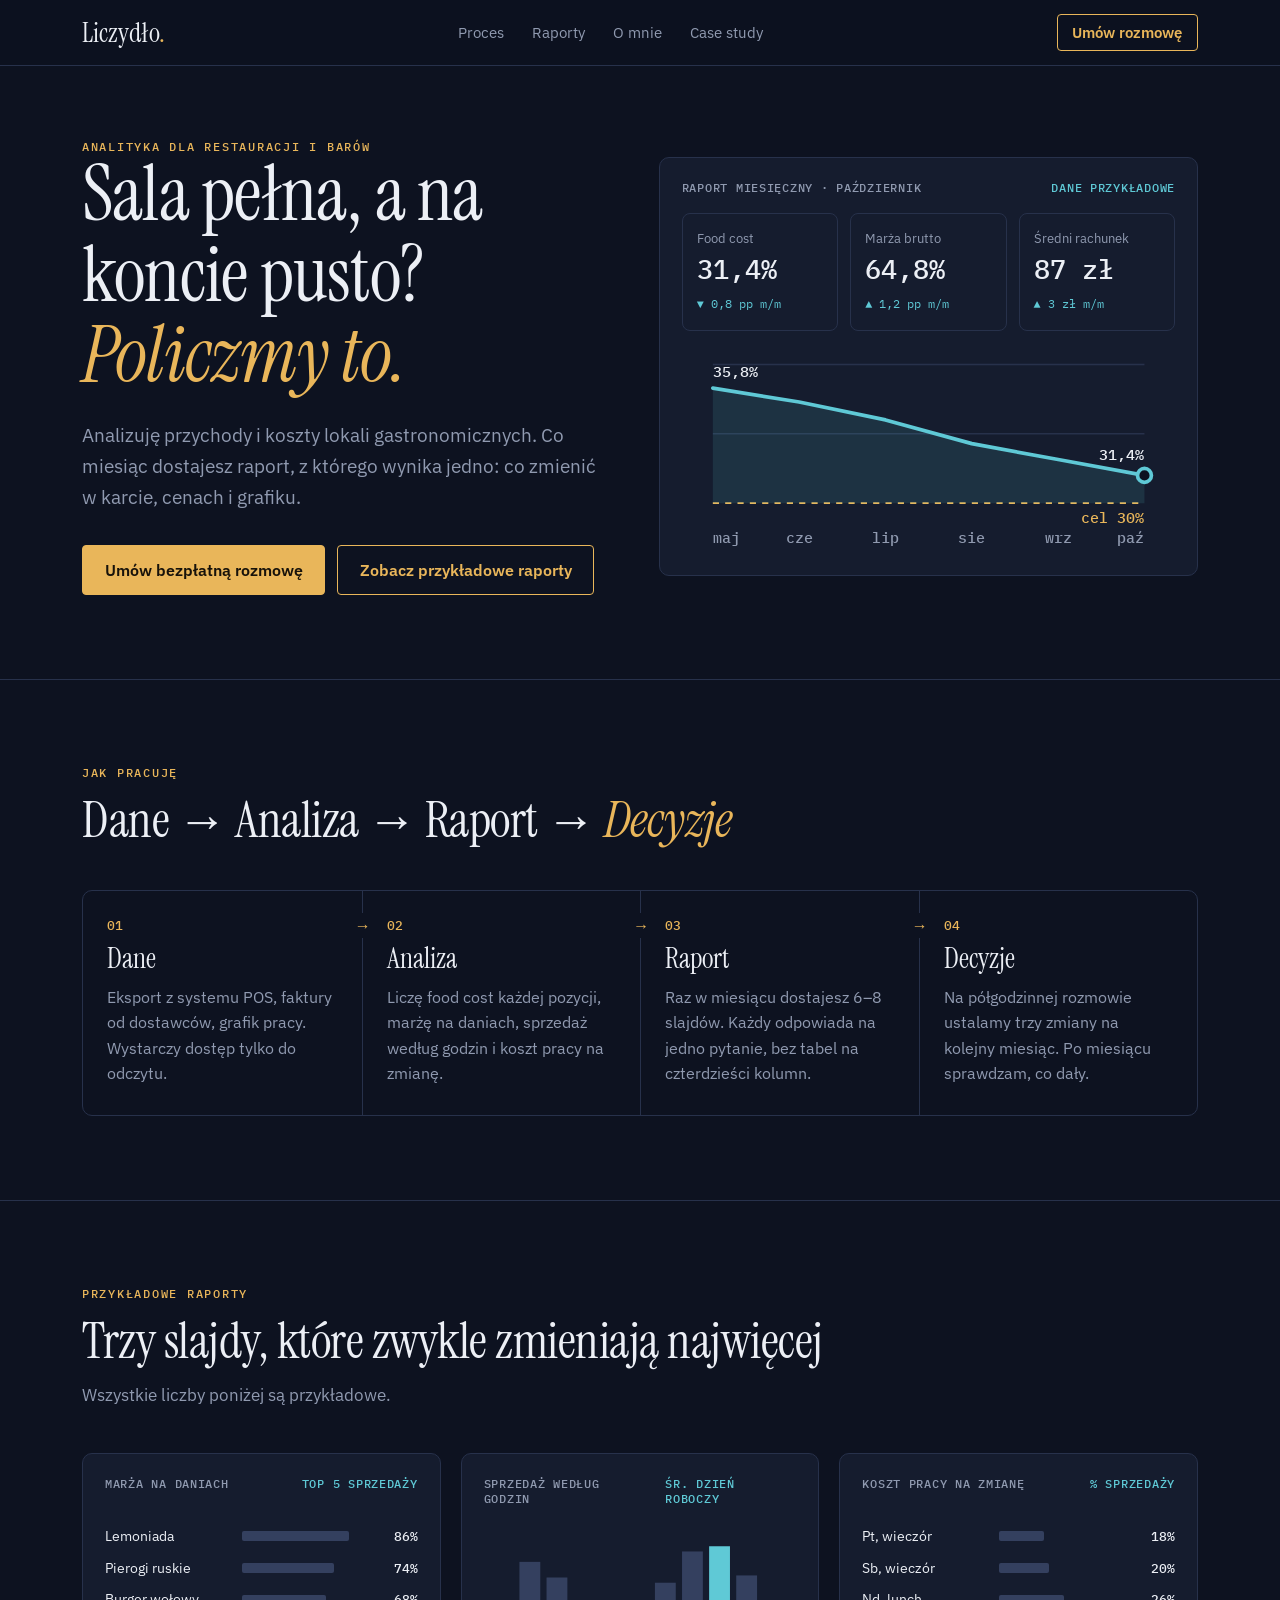
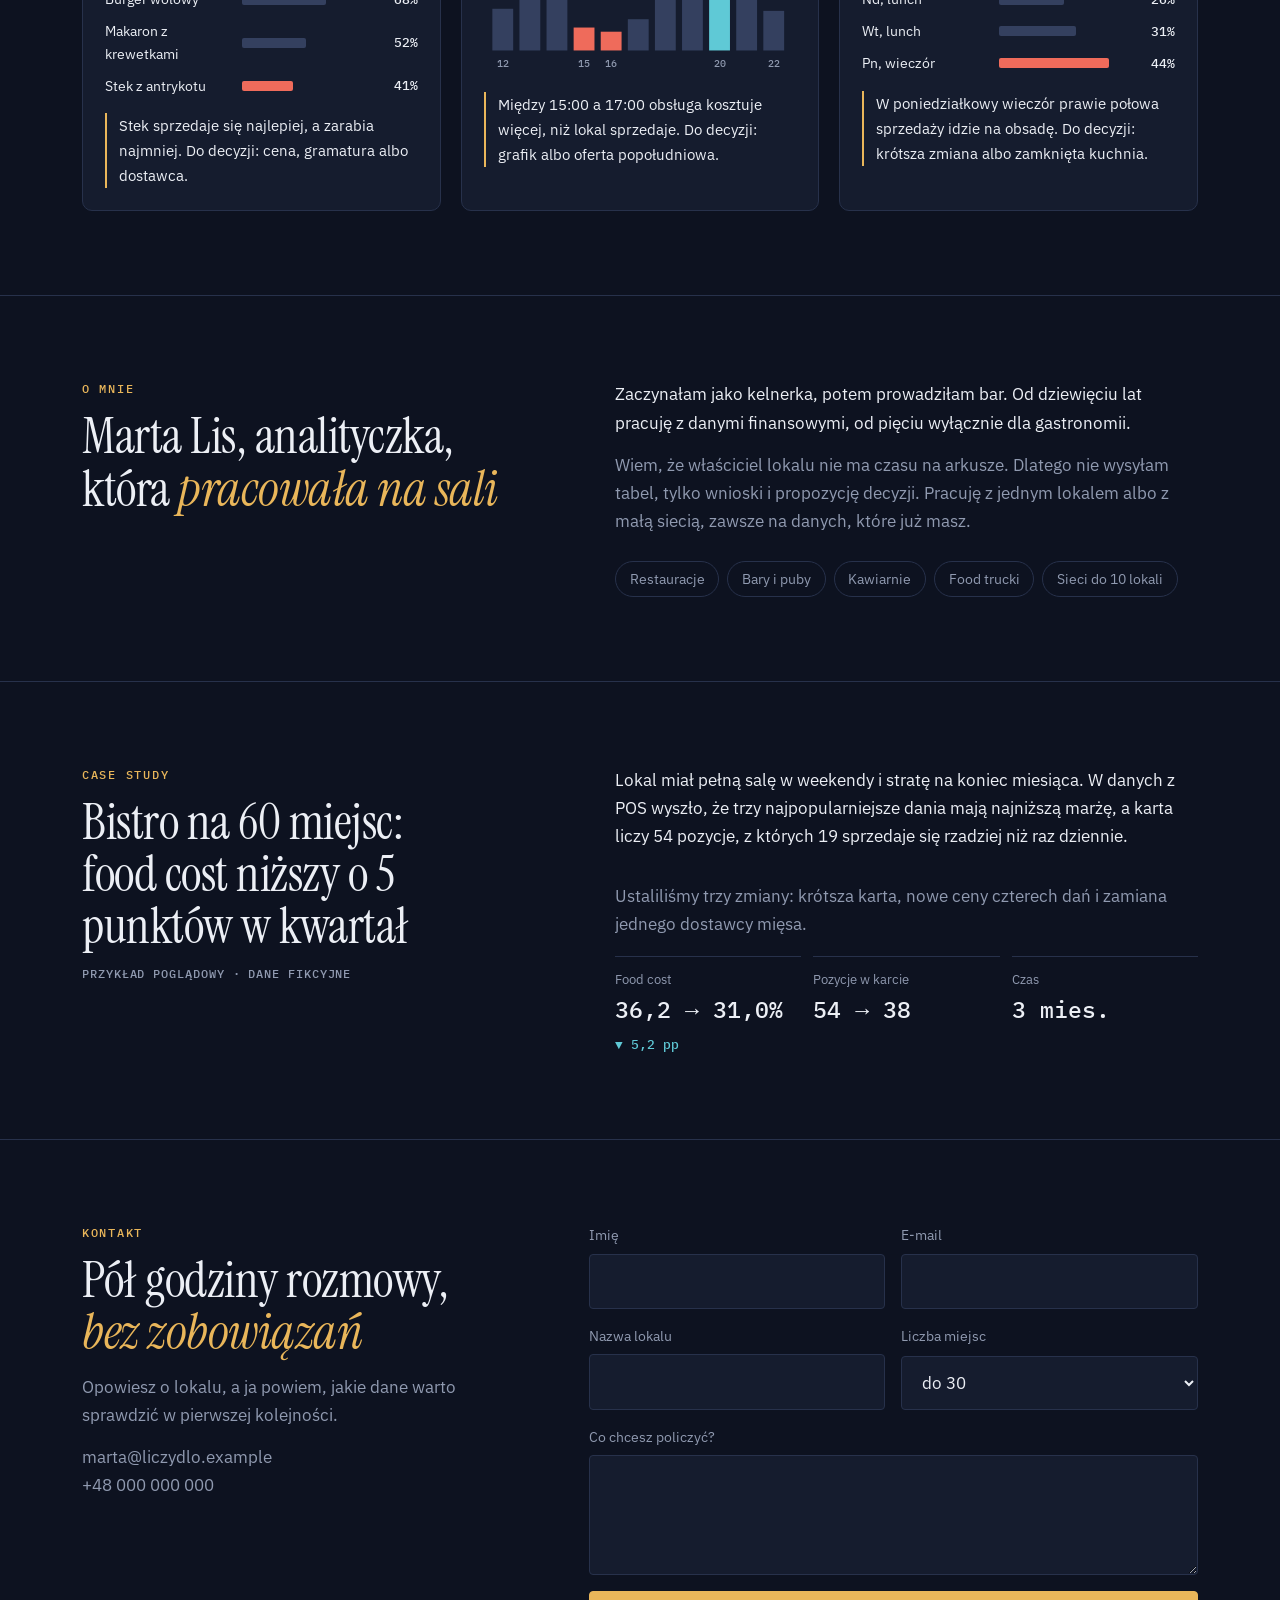
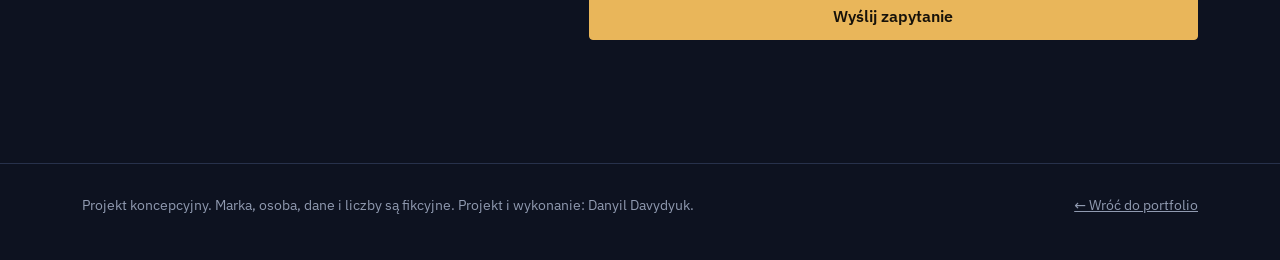
<file: liczydlo/index.html>
<!DOCTYPE html>
<html lang="pl">
<head>
<meta charset="utf-8">
<meta name="viewport" content="width=device-width, initial-scale=1">
<title>Liczydło – analityka danych dla restauracji i barów</title>
<meta name="description" content="Analiza przychodów i kosztów lokali gastronomicznych. Co miesiąc raport i trzy konkretne decyzje: w karcie, cenach i grafiku.">
<meta property="og:title" content="Liczydło – analityka danych dla restauracji i barów">
<meta property="og:description" content="Food cost, marża na daniach, sprzedaż według godzin. Raport, z którego wynika, co zmienić w tym miesiącu.">
<link rel="stylesheet" href="fonts/fonts.css">
<style>
:root{
  /* layout: dark single-theme, serif headlines over mono data panels, 12-col feel with left-aligned copy */
  --bg:#0d1220; --panel:#151c2e; --line:#27314b; --text:#eceff5; --muted:#909ab0; --gold:#e9b65a; --teal:#5fc9d6; --alert:#ef6b5b;
  --display:'Instrument Serif',Georgia,serif; --body:'IBM Plex Sans',system-ui,sans-serif; --mono:'IBM Plex Mono',ui-monospace,monospace;
  --wrap:1160px;
  color-scheme:dark;
}
*{box-sizing:border-box}
html{scroll-behavior:smooth}
body{margin:0;background:var(--bg);color:var(--text);font:400 17px/1.65 var(--body)}
a{color:inherit}
:focus-visible{outline:2px solid var(--gold);outline-offset:3px}
.wrap{max-width:var(--wrap);margin:0 auto;padding:0 22px}
h1,h2,h3{margin:0;text-wrap:balance}
h1,h2{font-family:var(--display);font-weight:400;line-height:1.05;letter-spacing:-.01em}
h1{font-size:clamp(2.7rem,6vw,4.9rem)}
h2{font-size:clamp(2rem,4vw,3.1rem)}
h3{font:600 1.1rem/1.3 var(--body)}
h1 em,h2 em{font-style:italic;color:var(--gold)}
p{margin:0}
.kicker{font:500 .78rem var(--mono);letter-spacing:.14em;text-transform:uppercase;color:var(--gold)}
.muted{color:var(--muted)}
.btn{display:inline-block;padding:.85em 1.35em;font:600 1rem var(--body);text-decoration:none;border:1px solid var(--gold);border-radius:4px;cursor:pointer;transition:background .15s,color .15s}
.btn--main{background:var(--gold);color:#17120a}
.btn--main:hover{background:#f4c877}
.btn--line{color:var(--gold);background:transparent}
.btn--line:hover{background:rgba(233,182,90,.12)}

header{border-bottom:1px solid var(--line);position:sticky;top:0;background:rgba(13,18,32,.9);backdrop-filter:blur(8px);z-index:5}
.nav{display:flex;align-items:center;justify-content:space-between;gap:20px;padding-block:14px}
.logo{font:400 1.7rem var(--display);text-decoration:none}
.logo span{color:var(--gold)}
.nav ul{display:flex;gap:28px;list-style:none;margin:0;padding:0;font-size:.95rem}
.nav ul a{text-decoration:none;color:var(--muted)}
.nav ul a:hover{color:var(--text)}
.nav .btn{padding:.55em 1em;font-size:.92rem}

.hero{display:grid;grid-template-columns:1fr 1.02fr;gap:48px;align-items:center;padding-block:72px 84px}
.hero .lead{font-size:1.18rem;color:var(--muted);max-width:32em;margin:24px 0 32px}
.cta{display:flex;flex-wrap:wrap;gap:12px}

.panel{background:var(--panel);border:1px solid var(--line);border-radius:10px;padding:22px}
.panel-head{display:flex;justify-content:space-between;gap:12px;font:500 .76rem var(--mono);color:var(--muted);letter-spacing:.06em;text-transform:uppercase;margin-bottom:18px}
.panel-head b{color:var(--teal);font-weight:500}
.kpis{display:grid;grid-template-columns:repeat(3,1fr);gap:12px;margin-bottom:18px}
.kpi{border:1px solid var(--line);border-radius:8px;padding:14px}
.kpi span{display:block;font-size:.8rem;color:var(--muted)}
.kpi strong{display:block;font:500 1.7rem/1.2 var(--mono);font-variant-numeric:tabular-nums;margin:4px 0 2px}
.kpi small{font:400 .74rem var(--mono);color:var(--teal)}
svg{display:block;width:100%;height:auto}
.grid-line{stroke:var(--line);stroke-width:1}
.target{stroke:var(--gold);stroke-width:1.2;stroke-dasharray:4 4}
.series{fill:none;stroke:var(--teal);stroke-width:2.4;stroke-linejoin:round;stroke-linecap:round}
.area{fill:var(--teal);opacity:.12}
.dot{fill:var(--bg);stroke:var(--teal);stroke-width:2.4}
.t{font:500 10px var(--mono);fill:var(--muted)}
.t.hi{fill:var(--text)}
.t.g{fill:var(--gold)}
.bar{fill:#34405f}
.bar.low{fill:var(--alert)}
.bar.top{fill:var(--teal)}

section{padding:84px 0;border-top:1px solid var(--line)}
.head{display:grid;gap:14px;max-width:44em;margin-bottom:44px}

.flow{display:grid;grid-template-columns:repeat(4,1fr);list-style:none;margin:0;padding:0;border:1px solid var(--line);border-radius:10px;overflow:hidden;counter-reset:f}
.flow li{counter-increment:f;padding:26px 24px 28px;border-left:1px solid var(--line);display:grid;gap:10px;align-content:start;position:relative}
.flow li:first-child{border-left:0}
.flow li::before{content:"0" counter(f);font:500 .8rem var(--mono);color:var(--gold)}
.flow li:not(:last-child)::after{content:"→";position:absolute;right:-.62em;top:22px;background:var(--bg);color:var(--gold);font:500 1rem var(--mono);padding:2px 4px;z-index:1}
.flow h3{font:400 1.75rem/1.1 var(--display)}
.flow p{color:var(--muted);font-size:.97rem}

.reports{display:grid;grid-template-columns:repeat(3,1fr);gap:20px}
.report{display:grid;gap:16px;align-content:start}
.report .note{font-size:.95rem;border-left:2px solid var(--gold);padding-left:12px}
.rows{display:grid;gap:9px;font-size:.86rem}
.rowbar{display:grid;grid-template-columns:9.2em 1fr 3em;gap:10px;align-items:center}
.rowbar i{display:block;height:10px;border-radius:2px;background:#34405f}
.rowbar i.low{background:var(--alert)}
.rowbar b{font:500 .82rem var(--mono);text-align:right;font-variant-numeric:tabular-nums}

.about{display:grid;grid-template-columns:.9fr 1.1fr;gap:56px;align-items:start}
.about p+p{margin-top:14px}
.who{list-style:none;margin:26px 0 0;padding:0;display:flex;flex-wrap:wrap;gap:8px}
.who li{border:1px solid var(--line);border-radius:999px;padding:.35em .95em;font-size:.9rem;color:var(--muted)}
.case{display:grid;gap:18px}
.case dl{display:grid;grid-template-columns:repeat(3,1fr);gap:12px;margin:0}
.case dl div{border-top:1px solid var(--line);padding-top:12px}
.case dt{font-size:.82rem;color:var(--muted)}
.case dd{margin:4px 0 0;font:500 1.45rem var(--mono);font-variant-numeric:tabular-nums}
.case dd small{font-size:.8rem;color:var(--teal)}
.tag{font:500 .72rem var(--mono);letter-spacing:.08em;text-transform:uppercase;color:var(--muted)}

.contact{display:grid;grid-template-columns:.85fr 1.15fr;gap:56px;align-items:start}
form{display:grid;grid-template-columns:1fr 1fr;gap:16px}
.field{display:grid;gap:6px}
.field.full{grid-column:1/-1}
label{font-size:.88rem;color:var(--muted)}
input,select,textarea{width:100%;background:var(--panel);border:1px solid var(--line);border-radius:4px;color:var(--text);font:inherit;padding:.75em .9em}
input:focus,select:focus,textarea:focus{border-color:var(--gold);outline:none}
textarea{min-height:120px;resize:vertical}
.msg{grid-column:1/-1;min-height:1.5em;color:var(--teal);font-size:.95rem}
.hp{position:absolute;left:-9999px}

footer{border-top:1px solid var(--line);padding:30px 0 44px;font-size:.88rem;color:var(--muted)}
footer .wrap{display:flex;flex-wrap:wrap;gap:10px 32px;justify-content:space-between}

@media (max-width:960px){
  .hero,.about,.contact{grid-template-columns:1fr;gap:36px}
  .flow{grid-template-columns:1fr 1fr}
  .flow li:nth-child(3){border-left:0}
  .flow li:nth-child(n+3){border-top:1px solid var(--line)}
  .flow li::after{display:none}
  .reports{grid-template-columns:1fr}
  .nav ul{display:none}
  section{padding:60px 0}
}
@media (max-width:520px){
  .kpis{grid-template-columns:1fr}
  .flow{grid-template-columns:1fr}
  .flow li{border-left:0}
  .flow li+li{border-top:1px solid var(--line)}
  form{grid-template-columns:1fr}
  .case dl{grid-template-columns:1fr}
}
@media (prefers-reduced-motion:reduce){html{scroll-behavior:auto}}
</style>
</head>
<body>
<header>
  <div class="wrap nav">
    <a class="logo" href="#top">Liczydło<span>.</span></a>
    <nav aria-label="Główna nawigacja">
      <ul>
        <li><a href="#proces">Proces</a></li>
        <li><a href="#raporty">Raporty</a></li>
        <li><a href="#o-mnie">O mnie</a></li>
        <li><a href="#case">Case study</a></li>
      </ul>
    </nav>
    <a class="btn btn--line" href="#kontakt">Umów rozmowę</a>
  </div>
</header>

<main id="top">
  <div class="wrap hero">
    <div>
      <p class="kicker">Analityka dla restauracji i barów</p>
      <h1>Sala pełna, a na koncie pusto? <em>Policzmy to.</em></h1>
      <p class="lead">Analizuję przychody i koszty lokali gastronomicznych. Co miesiąc dostajesz raport, z którego wynika jedno: co zmienić w karcie, cenach i grafiku.</p>
      <div class="cta">
        <a class="btn btn--main" href="#kontakt">Umów bezpłatną rozmowę</a>
        <a class="btn btn--line" href="#raporty">Zobacz przykładowe raporty</a>
      </div>
    </div>
    <div class="panel" role="img" aria-label="Przykładowy raport miesięczny: food cost spadł z 35,8 procent w maju do 31,4 procent w październiku, cel to 30 procent">
      <div class="panel-head"><span>Raport miesięczny · październik</span><b>dane przykładowe</b></div>
      <div class="kpis">
        <div class="kpi"><span>Food cost</span><strong>31,4%</strong><small>▼ 0,8 pp m/m</small></div>
        <div class="kpi"><span>Marża brutto</span><strong>64,8%</strong><small>▲ 1,2 pp m/m</small></div>
        <div class="kpi"><span>Średni rachunek</span><strong>87 zł</strong><small>▲ 3 zł m/m</small></div>
      </div>
      <svg viewBox="0 0 320 132" aria-hidden="true">
        <line class="grid-line" x1="20" y1="10" x2="300" y2="10"/>
        <line class="grid-line" x1="20" y1="55" x2="300" y2="55"/>
        <line class="target" x1="20" y1="100" x2="300" y2="100"/>
        <path class="area" d="M20 25.4 L76 34.4 L132 46 L188 61.4 L244 71.7 L300 82 L300 100 L20 100 Z"/>
        <path class="series" d="M20 25.4 L76 34.4 L132 46 L188 61.4 L244 71.7 L300 82"/>
        <circle class="dot" cx="300" cy="82" r="4.5"/>
        <text class="t hi" x="20" y="18">35,8%</text>
        <text class="t hi" x="300" y="72" text-anchor="end">31,4%</text>
        <text class="t g" x="300" y="113" text-anchor="end">cel 30%</text>
        <text class="t" x="20" y="126">maj</text><text class="t" x="76" y="126" text-anchor="middle">cze</text><text class="t" x="132" y="126" text-anchor="middle">lip</text><text class="t" x="188" y="126" text-anchor="middle">sie</text><text class="t" x="244" y="126" text-anchor="middle">wrz</text><text class="t" x="300" y="126" text-anchor="end">paź</text>
      </svg>
    </div>
  </div>

  <section id="proces">
    <div class="wrap">
      <div class="head">
        <p class="kicker">Jak pracuję</p>
        <h2>Dane → Analiza → Raport → <em>Decyzje</em></h2>
      </div>
      <ol class="flow">
        <li><h3>Dane</h3><p>Eksport z systemu POS, faktury od dostawców, grafik pracy. Wystarczy dostęp tylko do odczytu.</p></li>
        <li><h3>Analiza</h3><p>Liczę food cost każdej pozycji, marżę na daniach, sprzedaż według godzin i koszt pracy na zmianę.</p></li>
        <li><h3>Raport</h3><p>Raz w miesiącu dostajesz 6–8 slajdów. Każdy odpowiada na jedno pytanie, bez tabel na czterdzieści kolumn.</p></li>
        <li><h3>Decyzje</h3><p>Na półgodzinnej rozmowie ustalamy trzy zmiany na kolejny miesiąc. Po miesiącu sprawdzam, co dały.</p></li>
      </ol>
    </div>
  </section>

  <section id="raporty">
    <div class="wrap">
      <div class="head">
        <p class="kicker">Przykładowe raporty</p>
        <h2>Trzy slajdy, które zwykle zmieniają najwięcej</h2>
        <p class="muted">Wszystkie liczby poniżej są przykładowe.</p>
      </div>
      <div class="reports">
        <article class="panel report">
          <div class="panel-head"><span>Marża na daniach</span><b>top 5 sprzedaży</b></div>
          <div class="rows">
            <div class="rowbar"><span>Lemoniada</span><i style="width:86%"></i><b>86%</b></div>
            <div class="rowbar"><span>Pierogi ruskie</span><i style="width:74%"></i><b>74%</b></div>
            <div class="rowbar"><span>Burger wołowy</span><i style="width:68%"></i><b>68%</b></div>
            <div class="rowbar"><span>Makaron z krewetkami</span><i style="width:52%"></i><b>52%</b></div>
            <div class="rowbar"><span>Stek z antrykotu</span><i class="low" style="width:41%"></i><b>41%</b></div>
          </div>
          <p class="note">Stek sprzedaje się najlepiej, a zarabia najmniej. Do decyzji: cena, gramatura albo dostawca.</p>
        </article>
        <article class="panel report">
          <div class="panel-head"><span>Sprzedaż według godzin</span><b>śr. dzień roboczy</b></div>
          <svg viewBox="0 0 300 130" role="img" aria-label="Sprzedaż według godzin od 12 do 22: szczyty o 13 i o 20, dołek między 15 a 17">
            <rect class="bar" x="8" y="66" width="20" height="40"/><rect class="bar" x="34" y="21" width="20" height="85"/><rect class="bar" x="60" y="36" width="20" height="70"/>
            <rect class="bar low" x="86" y="84" width="20" height="22"/><rect class="bar low" x="112" y="88" width="20" height="18"/><rect class="bar" x="138" y="76" width="20" height="30"/>
            <rect class="bar" x="164" y="41" width="20" height="65"/><rect class="bar" x="190" y="11" width="20" height="95"/><rect class="bar top" x="216" y="6" width="20" height="100"/>
            <rect class="bar" x="242" y="34" width="20" height="72"/><rect class="bar" x="268" y="68" width="20" height="38"/>
            <text class="t" x="18" y="122" text-anchor="middle">12</text><text class="t" x="96" y="122" text-anchor="middle">15</text><text class="t" x="122" y="122" text-anchor="middle">16</text><text class="t" x="226" y="122" text-anchor="middle">20</text><text class="t" x="278" y="122" text-anchor="middle">22</text>
          </svg>
          <p class="note">Między 15:00 a 17:00 obsługa kosztuje więcej, niż lokal sprzedaje. Do decyzji: grafik albo oferta popołudniowa.</p>
        </article>
        <article class="panel report">
          <div class="panel-head"><span>Koszt pracy na zmianę</span><b>% sprzedaży</b></div>
          <div class="rows">
            <div class="rowbar"><span>Pt, wieczór</span><i style="width:36%"></i><b>18%</b></div>
            <div class="rowbar"><span>Sb, wieczór</span><i style="width:40%"></i><b>20%</b></div>
            <div class="rowbar"><span>Nd, lunch</span><i style="width:52%"></i><b>26%</b></div>
            <div class="rowbar"><span>Wt, lunch</span><i style="width:62%"></i><b>31%</b></div>
            <div class="rowbar"><span>Pn, wieczór</span><i class="low" style="width:88%"></i><b>44%</b></div>
          </div>
          <p class="note">W poniedziałkowy wieczór prawie połowa sprzedaży idzie na obsadę. Do decyzji: krótsza zmiana albo zamknięta kuchnia.</p>
        </article>
      </div>
    </div>
  </section>

  <section id="o-mnie">
    <div class="wrap about">
      <div class="head" style="margin:0">
        <p class="kicker">O mnie</p>
        <h2>Marta Lis, analityczka, która <em>pracowała na sali</em></h2>
      </div>
      <div>
        <p>Zaczynałam jako kelnerka, potem prowadziłam bar. Od dziewięciu lat pracuję z danymi finansowymi, od pięciu wyłącznie dla gastronomii.</p>
        <p class="muted">Wiem, że właściciel lokalu nie ma czasu na arkusze. Dlatego nie wysyłam tabel, tylko wnioski i propozycję decyzji. Pracuję z jednym lokalem albo z małą siecią, zawsze na danych, które już masz.</p>
        <ul class="who" aria-label="Dla kogo">
          <li>Restauracje</li><li>Bary i puby</li><li>Kawiarnie</li><li>Food trucki</li><li>Sieci do 10 lokali</li>
        </ul>
      </div>
    </div>
  </section>

  <section id="case">
    <div class="wrap about">
      <div class="head" style="margin:0">
        <p class="kicker">Case study</p>
        <h2>Bistro na 60 miejsc: food cost niższy o 5 punktów w kwartał</h2>
        <p class="tag">Przykład poglądowy · dane fikcyjne</p>
      </div>
      <div class="case">
        <p>Lokal miał pełną salę w weekendy i stratę na koniec miesiąca. W danych z POS wyszło, że trzy najpopularniejsze dania mają najniższą marżę, a karta liczy 54 pozycje, z których 19 sprzedaje się rzadziej niż raz dziennie.</p>
        <p class="muted">Ustaliliśmy trzy zmiany: krótsza karta, nowe ceny czterech dań i zamiana jednego dostawcy mięsa.</p>
        <dl>
          <div><dt>Food cost</dt><dd>36,2 → 31,0% <small>▼ 5,2 pp</small></dd></div>
          <div><dt>Pozycje w karcie</dt><dd>54 → 38</dd></div>
          <div><dt>Czas</dt><dd>3 mies.</dd></div>
        </dl>
      </div>
    </div>
  </section>

  <section id="kontakt">
    <div class="wrap contact">
      <div class="head" style="margin:0">
        <p class="kicker">Kontakt</p>
        <h2>Pół godziny rozmowy, <em>bez zobowiązań</em></h2>
        <p class="muted">Opowiesz o lokalu, a ja powiem, jakie dane warto sprawdzić w pierwszej kolejności.</p>
        <p class="muted">marta@liczydlo.example<br>+48 000 000 000</p>
      </div>
      <form id="contact" novalidate>
        <div class="field"><label for="name">Imię</label><input id="name" name="name" autocomplete="given-name" required></div>
        <div class="field"><label for="email">E-mail</label><input id="email" name="email" type="email" autocomplete="email" required></div>
        <div class="field"><label for="venue">Nazwa lokalu</label><input id="venue" name="venue"></div>
        <div class="field"><label for="seats">Liczba miejsc</label>
          <select id="seats" name="seats"><option>do 30</option><option>30–60</option><option>60–120</option><option>ponad 120</option></select></div>
        <div class="field full"><label for="message">Co chcesz policzyć?</label><textarea id="message" name="message"></textarea></div>
        <input class="hp" id="website" name="website" tabindex="-1" autocomplete="off" aria-hidden="true">
        <div class="field full"><button class="btn btn--main" type="submit">Wyślij zapytanie</button></div>
        <p class="msg" id="msg" role="status"></p>
      </form>
    </div>
  </section>
</main>

<footer>
  <div class="wrap">
    <p>Projekt koncepcyjny. Marka, osoba, dane i liczby są fikcyjne. Projekt i wykonanie: Danyil Davydyuk.</p>
    <p><a href="../index.html">← Wróć do portfolio</a></p>
  </div>
</footer>

<script>
document.getElementById('contact').addEventListener('submit', function (e) {
  e.preventDefault();
  var name = document.getElementById('name');
  var email = document.getElementById('email');
  var msg = document.getElementById('msg');
  if (!name.value.trim()) { msg.textContent = 'Podaj imię, żebym wiedziała, jak się do Ciebie zwracać.'; name.focus(); return; }
  if (!email.value || !email.checkValidity()) { msg.textContent = 'Wpisz poprawny adres e-mail.'; email.focus(); return; }
  msg.textContent = 'To wersja demonstracyjna: wiadomość nie została nigdzie wysłana.';
});
</script>
</body>
</html>
</file>
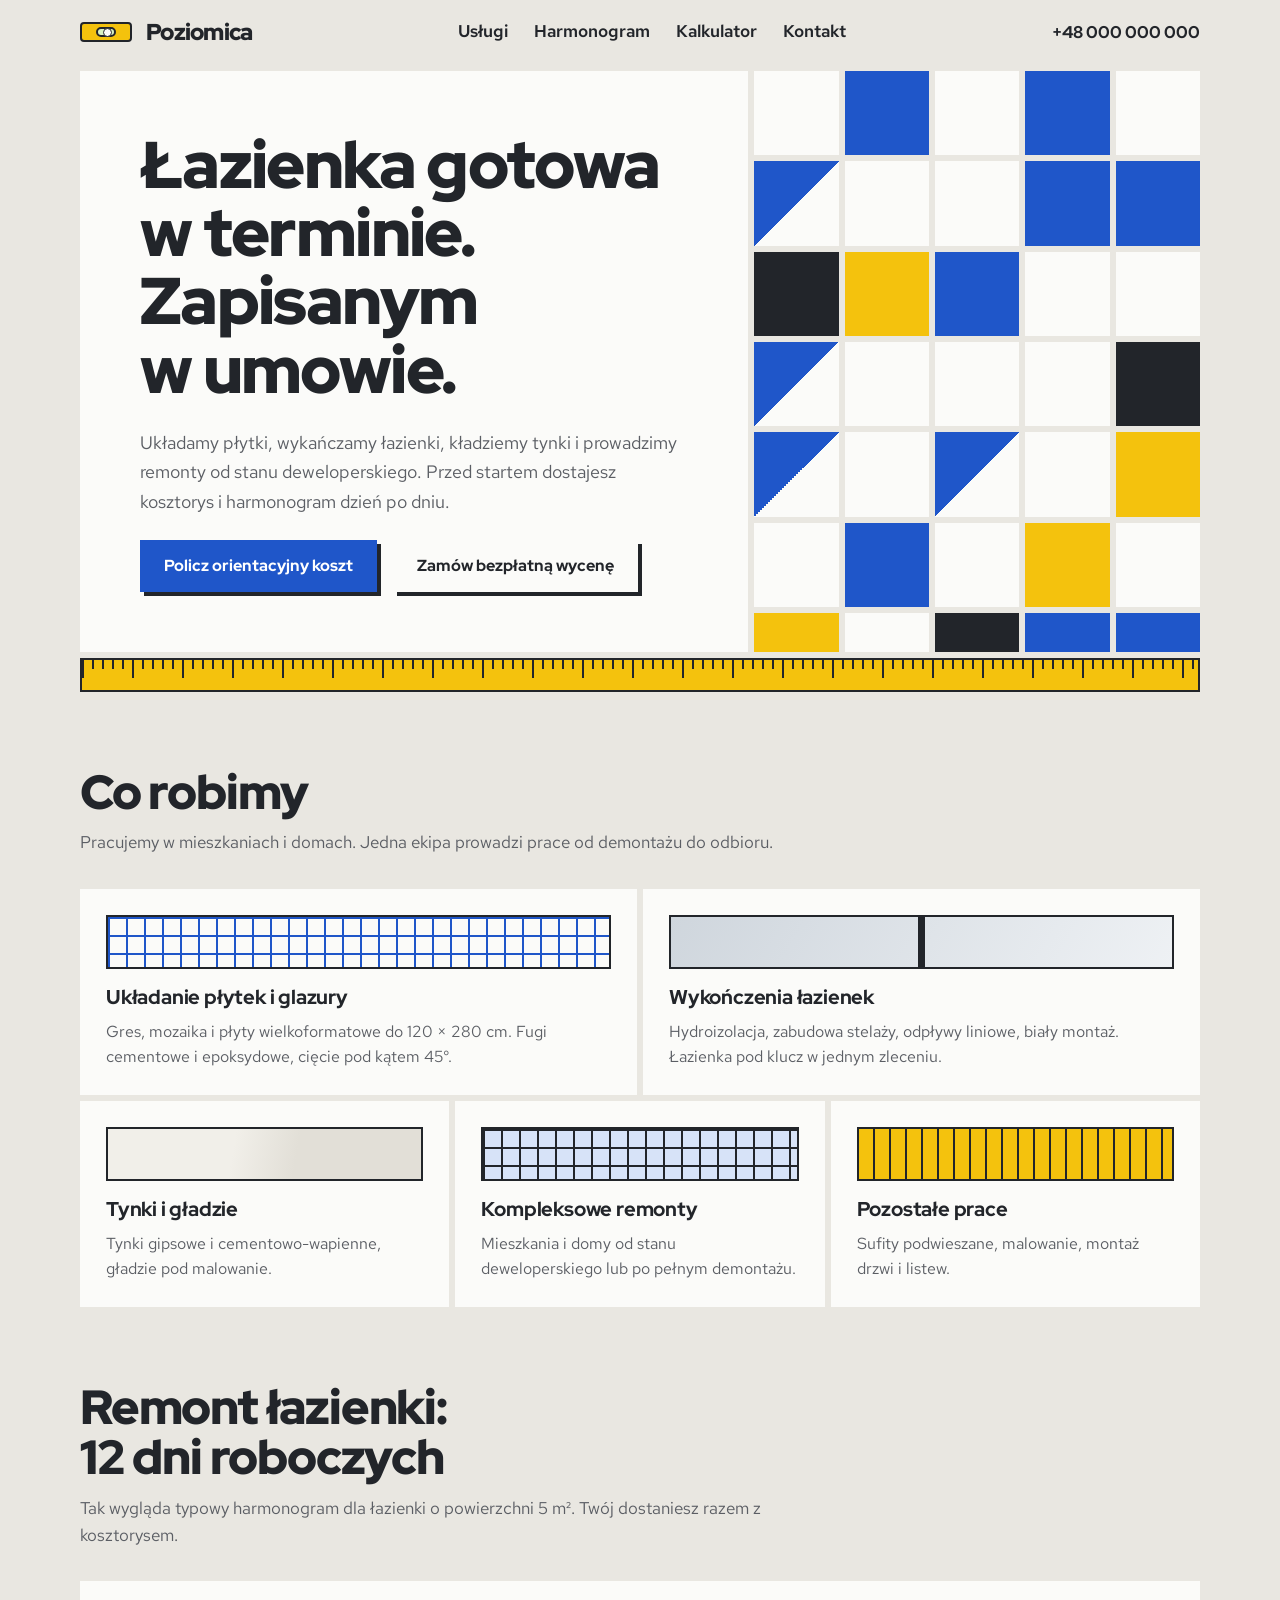
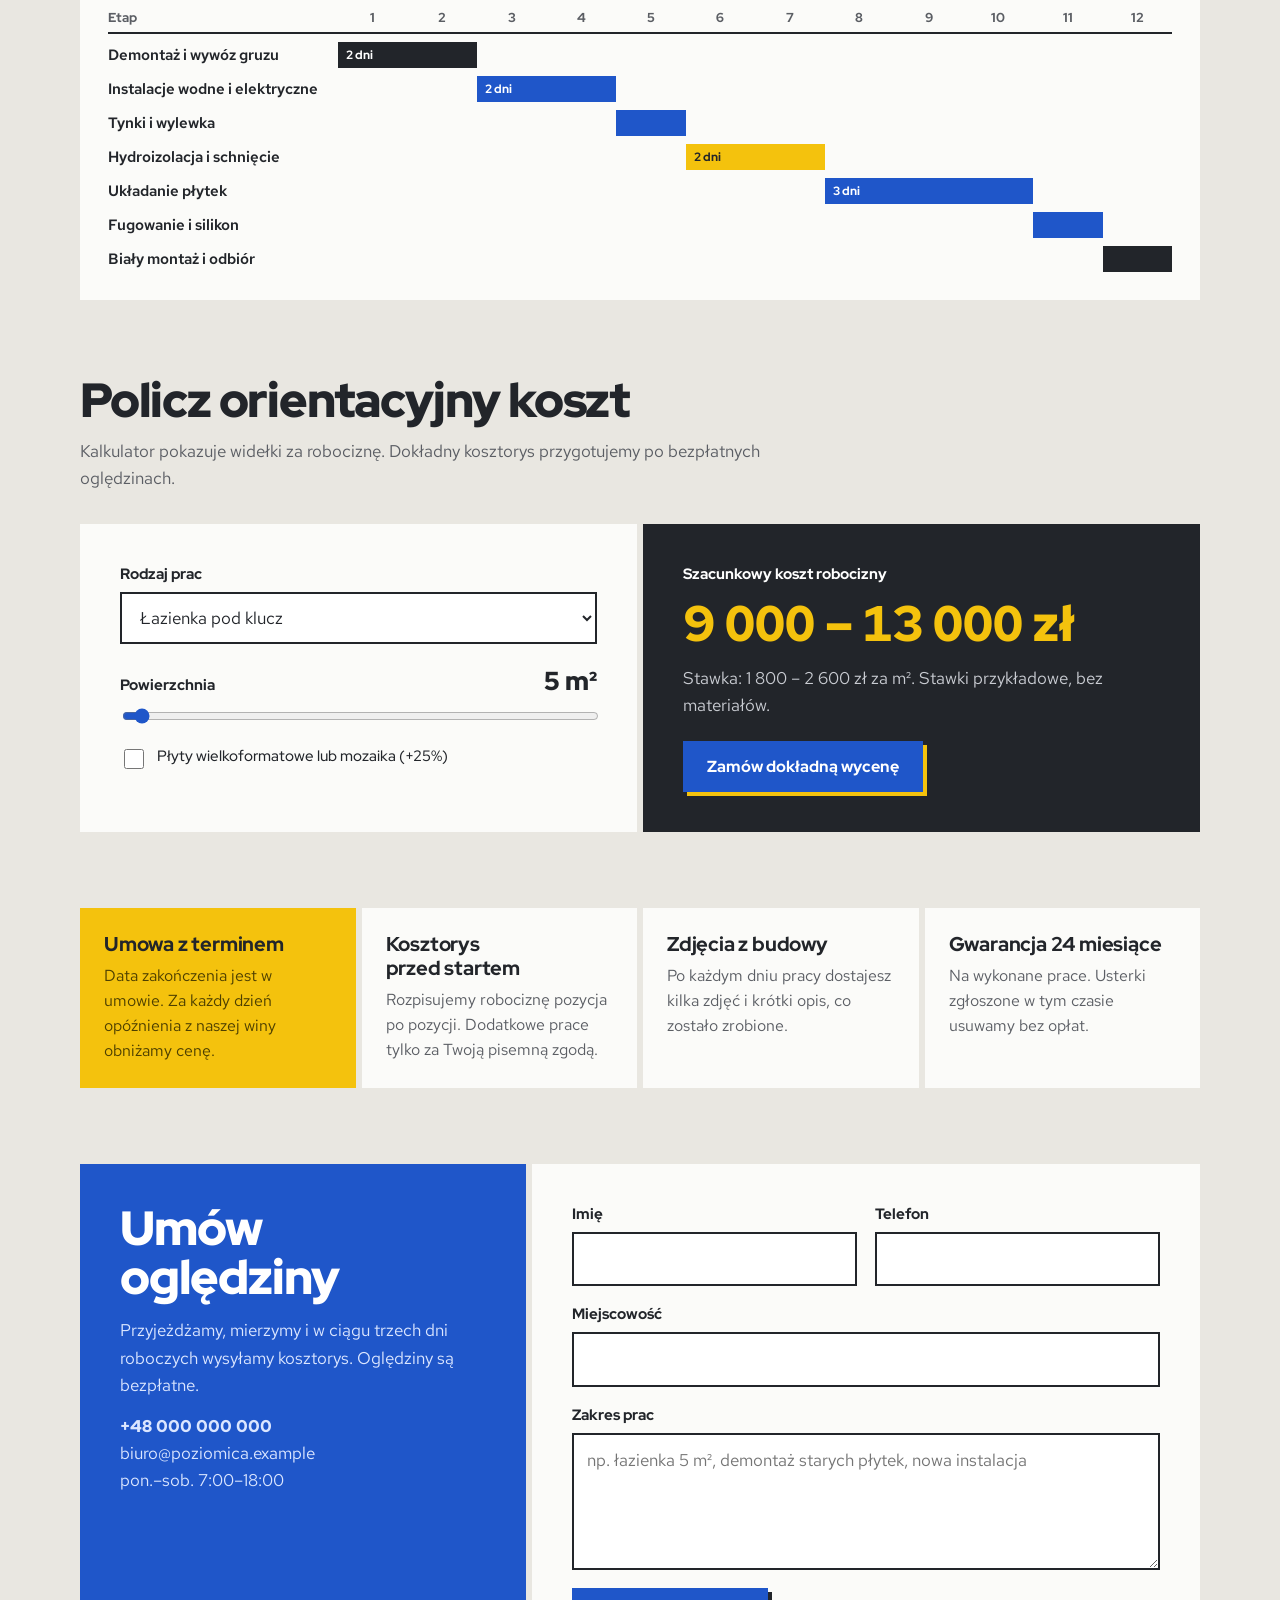
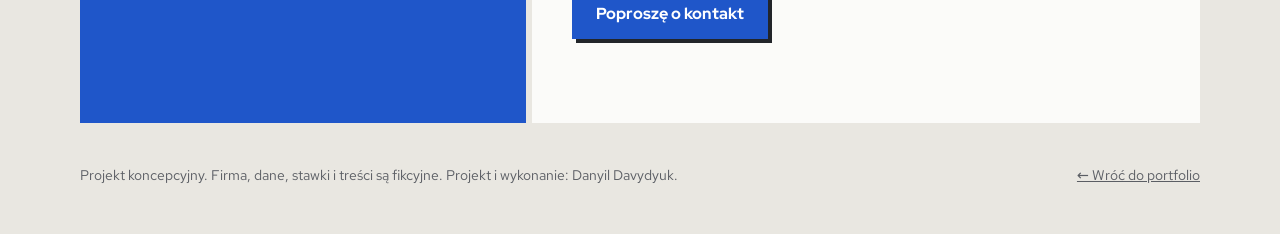
<file: poziomica/index.html>
<!DOCTYPE html>
<html lang="pl">
<head>
<meta charset="utf-8">
<meta name="viewport" content="width=device-width, initial-scale=1">
<title>Poziomica – remonty i wykończenia wnętrz</title>
<meta name="description" content="Układanie płytek, wykończenia łazienek, tynki i kompleksowe remonty. Kosztorys i harmonogram przed startem prac.">
<meta property="og:title" content="Poziomica – remonty i wykończenia wnętrz">
<meta property="og:description" content="Płytki, łazienki pod klucz, tynki i remonty mieszkań. Policz orientacyjny koszt online.">
<link rel="stylesheet" href="fonts/fonts.css">
<style>
:root{
  /* layout: everything sits on a tile grid with visible grout gaps; tape-measure rule under the hero; light theme only */
  --bg:#e9e7e1; --tile:#fbfbf9; --ink:#22252a; --blue:#1f56c9; --tape:#f4c20d; --muted:#5b5e64; --grout:6px;
  --display:'Red Hat Display',system-ui,sans-serif; --body:'Red Hat Text',system-ui,sans-serif;
  --wrap:1160px;
  color-scheme:light;
}
*{box-sizing:border-box}
html{scroll-behavior:smooth}
body{margin:0;background:var(--bg);color:var(--ink);font:400 17px/1.6 var(--body)}
a{color:inherit}
:focus-visible{outline:3px solid var(--blue);outline-offset:3px}
.wrap{max-width:var(--wrap);margin:0 auto;padding:0 20px}
h1,h2,h3{font-family:var(--display);margin:0;line-height:1.04;letter-spacing:-.025em;text-wrap:balance}
h1{font-size:clamp(2.4rem,5.2vw,4.1rem);font-weight:900}
h2{font-size:clamp(1.9rem,4vw,3rem);font-weight:900}
h3{font-size:1.25rem;font-weight:800;line-height:1.2;letter-spacing:-.01em}
p{margin:0}
.muted{color:var(--muted)}
.btn{display:inline-block;font:800 1rem var(--display);text-decoration:none;padding:.95em 1.5em;border:0;cursor:pointer;transition:transform .15s}
.btn:hover{transform:translate(-2px,-2px)}
.btn--main{background:var(--blue);color:#fff;box-shadow:4px 4px 0 var(--ink)}
.btn--alt{background:var(--tile);color:var(--ink);box-shadow:4px 4px 0 var(--ink)}

.nav{display:flex;justify-content:space-between;align-items:center;gap:20px;padding-block:16px}
.logo{display:flex;align-items:center;gap:.6em;font:900 1.45rem var(--display);letter-spacing:-.03em;text-decoration:none}
.level{width:52px;height:20px;background:var(--tape);border:2px solid var(--ink);border-radius:4px;position:relative}
.level::before{content:"";position:absolute;inset:3px 14px;border:2px solid var(--ink);border-radius:8px;background:#d9f2c4}
.level::after{content:"";position:absolute;left:50%;top:50%;width:7px;height:7px;margin:-3.5px;border-radius:50%;background:var(--tile);border:1.5px solid var(--ink)}
.nav ul{display:flex;gap:26px;list-style:none;margin:0;padding:0;font-weight:600}
.nav ul a{text-decoration:none}
.nav ul a:hover{text-decoration:underline;text-decoration-thickness:3px;text-decoration-color:var(--tape);text-underline-offset:6px}
.phone{font:800 1.05rem var(--display);text-decoration:none;white-space:nowrap}

.hero{display:grid;grid-template-columns:1.2fr .8fr;gap:var(--grout);padding-top:8px}
.hero-copy{background:var(--tile);padding:clamp(28px,5vw,60px);display:grid;gap:24px;align-content:center}
.hero-copy .lead{font-size:1.15rem;color:var(--muted);max-width:32em}
.cta{display:flex;flex-wrap:wrap;gap:16px}
.mosaic{position:relative;overflow:hidden;min-height:0}
.mosaic div{position:absolute;inset:0 0 auto 0;display:grid;grid-template-columns:repeat(5,1fr);gap:var(--grout)}
.mosaic i{aspect-ratio:1;background:var(--tile)}
.mosaic i.b{background:var(--blue)}
.mosaic i.y{background:var(--tape)}
.mosaic i.k{background:var(--ink)}
.mosaic i.d{background:linear-gradient(135deg,var(--blue) 50%,var(--tile) 50%)}
.tape{height:34px;margin-top:var(--grout);background:var(--tape);border:2px solid var(--ink);
  background-image:repeating-linear-gradient(90deg,var(--ink) 0 2px,transparent 2px 10px),repeating-linear-gradient(90deg,var(--ink) 0 2px,transparent 2px 50px);
  background-size:auto 9px,auto 18px;background-repeat:repeat-x;background-position:0 0,0 0}

section{padding:76px 0 0}
.head{display:grid;gap:12px;max-width:42em;margin-bottom:32px}

.tiles{display:grid;grid-template-columns:repeat(6,1fr);gap:var(--grout)}
.t{background:var(--tile);padding:26px;display:grid;gap:10px;align-content:start;grid-column:span 2}
.t.wide{grid-column:span 3}
.t p{color:var(--muted);font-size:.98rem}
.sw{height:54px;margin-bottom:6px;border:2px solid var(--ink)}
.sw.grid{background:conic-gradient(from 90deg at 2px 2px,transparent 25%,var(--blue) 0) 0 0/18px 18px}
.sw.brick{background:linear-gradient(var(--ink) 2px,transparent 2px) 0 0/100% 18px,linear-gradient(90deg,var(--ink) 2px,transparent 2px) 0 0/36px 36px,linear-gradient(90deg,transparent 18px,var(--ink) 18px 20px,transparent 20px) 0 18px/36px 36px,#d7e3f8}
.sw.plain{background:linear-gradient(100deg,#f1efe9 40%,#e2dfd7 60%)}
.sw.big{background:linear-gradient(90deg,transparent 49.4%,var(--ink) 49.4% 50.6%,transparent 50.6%),linear-gradient(120deg,#cfd6dd,#eef1f4)}
.sw.strip{background:repeating-linear-gradient(90deg,var(--tape) 0 14px,var(--ink) 14px 16px)}

.gantt{background:var(--tile);padding:28px;overflow-x:auto}
.gantt-grid{display:grid;grid-template-columns:230px repeat(12,minmax(34px,1fr));gap:8px 0;min-width:720px;align-items:center}
.gantt-grid .dh{font:800 .8rem var(--display);text-align:center;color:var(--muted);padding-bottom:6px;border-bottom:2px solid var(--ink)}
.gantt-grid .dh:first-child{text-align:left}
.gantt-grid .name{font-weight:600;font-size:.95rem;padding-right:12px}
.gantt-grid .bar{height:26px;background:var(--blue);font:800 .78rem/26px var(--display);color:#fff;padding-left:8px;white-space:nowrap}
.gantt-grid .bar.y{background:var(--tape);color:var(--ink)}
.gantt-grid .bar.k{background:var(--ink)}

.calc{display:grid;grid-template-columns:1fr 1fr;gap:var(--grout)}
.calc>div{background:var(--tile);padding:clamp(24px,4vw,40px)}
.calc form{display:grid;gap:20px}
.field{display:grid;gap:8px}
label,.lab{font:800 .95rem var(--display)}
select,input[type=text],input[type=tel],textarea{width:100%;font:inherit;color:var(--ink);background:#fff;border:2px solid var(--ink);border-radius:0;padding:.7em .8em}
input[type=range]{width:100%;accent-color:var(--blue)}
.area{display:flex;justify-content:space-between;align-items:baseline}
.area output{font:900 1.6rem var(--display);font-variant-numeric:tabular-nums}
.check{display:flex;gap:10px;align-items:flex-start;font-weight:500}
.check input{width:20px;height:20px;accent-color:var(--blue);margin-top:3px}
.result{background:var(--ink)!important;color:#fff;display:grid;gap:14px;align-content:center}
.result .sum{font:900 clamp(1.9rem,4.4vw,3.1rem)/1.05 var(--display);font-variant-numeric:tabular-nums;color:var(--tape)}
.result p{color:#c9ccd2}
.result .btn{justify-self:start;margin-top:8px;box-shadow:4px 4px 0 var(--tape)}

.promise{display:grid;grid-template-columns:repeat(4,1fr);gap:var(--grout)}
.promise div{background:var(--tile);padding:24px;display:grid;gap:8px;align-content:start}
.promise div:first-child{background:var(--tape)}
.promise p{color:var(--muted);font-size:.97rem}
.promise div:first-child p{color:#4d3f00}

.contact{display:grid;grid-template-columns:.8fr 1.2fr;gap:var(--grout)}
.contact>*{background:var(--tile);padding:clamp(24px,4vw,40px)}
.contact .info{background:var(--blue);color:#fff;display:grid;gap:14px;align-content:start}
.contact .info p{color:#dbe6ff}
.contact form{display:grid;grid-template-columns:1fr 1fr;gap:18px}
.full{grid-column:1/-1}
.msg{min-height:1.5em;font-weight:600;color:var(--blue)}
.hp{position:absolute;left:-9999px}

footer{padding:40px 0 48px;font-size:.9rem;color:var(--muted)}
footer .wrap{display:flex;flex-wrap:wrap;gap:10px 32px;justify-content:space-between}

@media (max-width:900px){
  .hero,.calc,.contact{grid-template-columns:1fr}
  .mosaic{height:46vw}
  .mosaic div{grid-template-columns:repeat(8,1fr)}
  .nav ul{display:none}
  .t,.t.wide{grid-column:span 6}
  .promise{grid-template-columns:1fr 1fr}
  section{padding-top:56px}
}
@media (max-width:520px){
  .promise{grid-template-columns:1fr}
  .contact form{grid-template-columns:1fr}
  .phone{display:none}
}
@media (prefers-reduced-motion:reduce){html{scroll-behavior:auto}.btn{transition:none}}
</style>
</head>
<body>
<header class="wrap nav">
  <a class="logo" href="#top"><span class="level" aria-hidden="true"></span>Poziomica</a>
  <nav aria-label="Główna nawigacja">
    <ul>
      <li><a href="#uslugi">Usługi</a></li>
      <li><a href="#harmonogram">Harmonogram</a></li>
      <li><a href="#kalkulator">Kalkulator</a></li>
      <li><a href="#kontakt">Kontakt</a></li>
    </ul>
  </nav>
  <a class="phone" href="tel:+48000000000">+48 000 000 000</a>
</header>

<main id="top">
  <div class="wrap">
    <div class="hero">
      <div class="hero-copy">
        <h1>Łazienka gotowa w terminie. Zapisanym w umowie.</h1>
        <p class="lead">Układamy płytki, wykańczamy łazienki, kładziemy tynki i prowadzimy remonty od stanu deweloperskiego. Przed startem dostajesz kosztorys i harmonogram dzień po dniu.</p>
        <div class="cta">
          <a class="btn btn--main" href="#kalkulator">Policz orientacyjny koszt</a>
          <a class="btn btn--alt" href="#kontakt">Zamów bezpłatną wycenę</a>
        </div>
      </div>
      <div class="mosaic" aria-hidden="true"><div><i></i><i class="b"></i><i></i><i class="b"></i><i></i><i class="d"></i><i></i><i></i><i class="b"></i><i class="b"></i><i class="k"></i><i class="y"></i><i class="b"></i><i></i><i></i><i class="d"></i><i></i><i></i><i></i><i class="k"></i><i class="d"></i><i></i><i class="d"></i><i></i><i class="y"></i><i></i><i class="b"></i><i></i><i class="y"></i><i></i><i class="y"></i><i></i><i class="k"></i><i class="b"></i><i class="b"></i><i></i><i></i><i></i><i class="b"></i><i class="d"></i><i class="y"></i><i></i><i></i><i class="b"></i><i></i><i></i><i class="k"></i><i></i><i></i><i></i></div></div>
    </div>
    <div class="tape" aria-hidden="true"></div>
  </div>

  <section id="uslugi">
    <div class="wrap">
      <div class="head">
        <h2>Co robimy</h2>
        <p class="muted">Pracujemy w mieszkaniach i domach. Jedna ekipa prowadzi prace od demontażu do odbioru.</p>
      </div>
      <div class="tiles">
        <article class="t wide"><div class="sw grid" aria-hidden="true"></div><h3>Układanie płytek i glazury</h3><p>Gres, mozaika i płyty wielkoformatowe do 120 × 280 cm. Fugi cementowe i epoksydowe, cięcie pod kątem 45°.</p></article>
        <article class="t wide"><div class="sw big" aria-hidden="true"></div><h3>Wykończenia łazienek</h3><p>Hydroizolacja, zabudowa stelaży, odpływy liniowe, biały montaż. Łazienka pod klucz w jednym zleceniu.</p></article>
        <article class="t"><div class="sw plain" aria-hidden="true"></div><h3>Tynki i gładzie</h3><p>Tynki gipsowe i cementowo-wapienne, gładzie pod malowanie.</p></article>
        <article class="t"><div class="sw brick" aria-hidden="true"></div><h3>Kompleksowe remonty</h3><p>Mieszkania i domy od stanu deweloperskiego lub po pełnym demontażu.</p></article>
        <article class="t"><div class="sw strip" aria-hidden="true"></div><h3>Pozostałe prace</h3><p>Sufity podwieszane, malowanie, montaż drzwi i listew.</p></article>
      </div>
    </div>
  </section>

  <section id="harmonogram">
    <div class="wrap">
      <div class="head">
        <h2>Remont łazienki: 12 dni roboczych</h2>
        <p class="muted">Tak wygląda typowy harmonogram dla łazienki o powierzchni 5 m². Twój dostaniesz razem z kosztorysem.</p>
      </div>
      <div class="gantt">
        <div class="gantt-grid" role="img" aria-label="Harmonogram: demontaż dni 1 do 2, instalacje dni 3 do 4, tynki i wylewka dzień 5, hydroizolacja dni 6 do 7, płytki dni 8 do 10, fugowanie dzień 11, biały montaż i odbiór dzień 12">
          <span class="dh">Etap</span><span class="dh">1</span><span class="dh">2</span><span class="dh">3</span><span class="dh">4</span><span class="dh">5</span><span class="dh">6</span><span class="dh">7</span><span class="dh">8</span><span class="dh">9</span><span class="dh">10</span><span class="dh">11</span><span class="dh">12</span>
          <span class="name">Demontaż i wywóz gruzu</span><span class="bar k" style="grid-column:2/4">2 dni</span>
          <span class="name" style="grid-column:1">Instalacje wodne i elektryczne</span><span class="bar" style="grid-column:4/6">2 dni</span>
          <span class="name" style="grid-column:1">Tynki i wylewka</span><span class="bar" style="grid-column:6/7"></span>
          <span class="name" style="grid-column:1">Hydroizolacja i schnięcie</span><span class="bar y" style="grid-column:7/9">2 dni</span>
          <span class="name" style="grid-column:1">Układanie płytek</span><span class="bar" style="grid-column:9/12">3 dni</span>
          <span class="name" style="grid-column:1">Fugowanie i silikon</span><span class="bar" style="grid-column:12/13"></span>
          <span class="name" style="grid-column:1">Biały montaż i odbiór</span><span class="bar k" style="grid-column:13/14"></span>
        </div>
      </div>
    </div>
  </section>

  <section id="kalkulator">
    <div class="wrap">
      <div class="head">
        <h2>Policz orientacyjny koszt</h2>
        <p class="muted">Kalkulator pokazuje widełki za robociznę. Dokładny kosztorys przygotujemy po bezpłatnych oględzinach.</p>
      </div>
      <div class="calc">
        <div>
          <form id="calc">
            <div class="field">
              <label for="work">Rodzaj prac</label>
              <select id="work">
                <option value="130,190">Układanie płytek</option>
                <option value="1800,2600" selected>Łazienka pod klucz</option>
                <option value="45,65">Tynki gipsowe</option>
                <option value="55,80">Gładzie i malowanie</option>
                <option value="1200,1900">Remont kompleksowy mieszkania</option>
              </select>
            </div>
            <div class="field">
              <div class="area"><label for="area">Powierzchnia</label><output id="areaOut" for="area">5 m²</output></div>
              <input id="area" type="range" min="2" max="120" step="1" value="5">
            </div>
            <label class="check" for="premium"><input id="premium" type="checkbox"><span>Płyty wielkoformatowe lub mozaika (+25%)</span></label>
          </form>
        </div>
        <div class="result" aria-live="polite">
          <span class="lab">Szacunkowy koszt robocizny</span>
          <span class="sum" id="sum">9 000 – 13 000 zł</span>
          <p id="rate">Stawka: 1 800 – 2 600 zł za m². Stawki przykładowe, bez materiałów.</p>
          <a class="btn btn--main" href="#kontakt">Zamów dokładną wycenę</a>
        </div>
      </div>
    </div>
  </section>

  <section>
    <div class="wrap">
      <div class="promise">
        <div><h3>Umowa z terminem</h3><p>Data zakończenia jest w umowie. Za każdy dzień opóźnienia z naszej winy obniżamy cenę.</p></div>
        <div><h3>Kosztorys przed startem</h3><p>Rozpisujemy robociznę pozycja po pozycji. Dodatkowe prace tylko za Twoją pisemną zgodą.</p></div>
        <div><h3>Zdjęcia z budowy</h3><p>Po każdym dniu pracy dostajesz kilka zdjęć i krótki opis, co zostało zrobione.</p></div>
        <div><h3>Gwarancja 24 miesiące</h3><p>Na wykonane prace. Usterki zgłoszone w tym czasie usuwamy bez opłat.</p></div>
      </div>
    </div>
  </section>

  <section id="kontakt">
    <div class="wrap">
      <div class="contact">
        <div class="info">
          <h2>Umów oględziny</h2>
          <p>Przyjeżdżamy, mierzymy i w ciągu trzech dni roboczych wysyłamy kosztorys. Oględziny są bezpłatne.</p>
          <p><strong>+48 000 000 000</strong><br>biuro@poziomica.example<br>pon.–sob. 7:00–18:00</p>
        </div>
        <form id="contactForm" novalidate>
          <div class="field"><label for="name">Imię</label><input id="name" name="name" type="text" autocomplete="given-name" required></div>
          <div class="field"><label for="tel">Telefon</label><input id="tel" name="tel" type="tel" autocomplete="tel" required></div>
          <div class="field full"><label for="city">Miejscowość</label><input id="city" name="city" type="text" autocomplete="address-level2"></div>
          <div class="field full"><label for="scope">Zakres prac</label><textarea id="scope" name="scope" rows="4" placeholder="np. łazienka 5 m², demontaż starych płytek, nowa instalacja"></textarea></div>
          <input class="hp" id="nip" name="nip" type="text" tabindex="-1" autocomplete="off" aria-hidden="true">
          <div class="field full"><button class="btn btn--main" type="submit" style="justify-self:start">Poproszę o kontakt</button></div>
          <p class="msg full" id="msg" role="status"></p>
        </form>
      </div>
    </div>
  </section>
</main>

<footer>
  <div class="wrap">
    <p>Projekt koncepcyjny. Firma, dane, stawki i treści są fikcyjne. Projekt i wykonanie: Danyil Davydyuk.</p>
    <p><a href="../index.html">← Wróć do portfolio</a></p>
  </div>
</footer>

<script>
(function () {
  var work = document.getElementById('work');
  var area = document.getElementById('area');
  var premium = document.getElementById('premium');
  var fmt = new Intl.NumberFormat('pl-PL', { useGrouping: 'always' });
  function round(n) { var step = n >= 10000 ? 500 : 100; return Math.round(n / step) * step; }
  function update() {
    var rates = work.value.split(',').map(Number);
    var m2 = Number(area.value);
    var k = premium.checked ? 1.25 : 1;
    document.getElementById('areaOut').textContent = m2 + ' m²';
    document.getElementById('sum').textContent = fmt.format(round(rates[0] * m2 * k)) + ' – ' + fmt.format(round(rates[1] * m2 * k)) + ' zł';
    document.getElementById('rate').textContent = 'Stawka: ' + fmt.format(Math.round(rates[0] * k)) + ' – ' + fmt.format(Math.round(rates[1] * k)) + ' zł za m². Stawki przykładowe, bez materiałów.';
  }
  [work, area, premium].forEach(function (el) { el.addEventListener('input', update); });
  update();

  document.getElementById('contactForm').addEventListener('submit', function (e) {
    e.preventDefault();
    var msg = document.getElementById('msg');
    var name = document.getElementById('name');
    var tel = document.getElementById('tel');
    if (!name.value.trim()) { msg.textContent = 'Podaj imię.'; name.focus(); return; }
    if (tel.value.replace(/\D/g, '').length < 9) { msg.textContent = 'Podaj numer telefonu, minimum 9 cyfr.'; tel.focus(); return; }
    msg.textContent = 'To wersja demonstracyjna: zgłoszenie nie zostało nigdzie wysłane.';
  });
})();
</script>
</body>
</html>
</file>
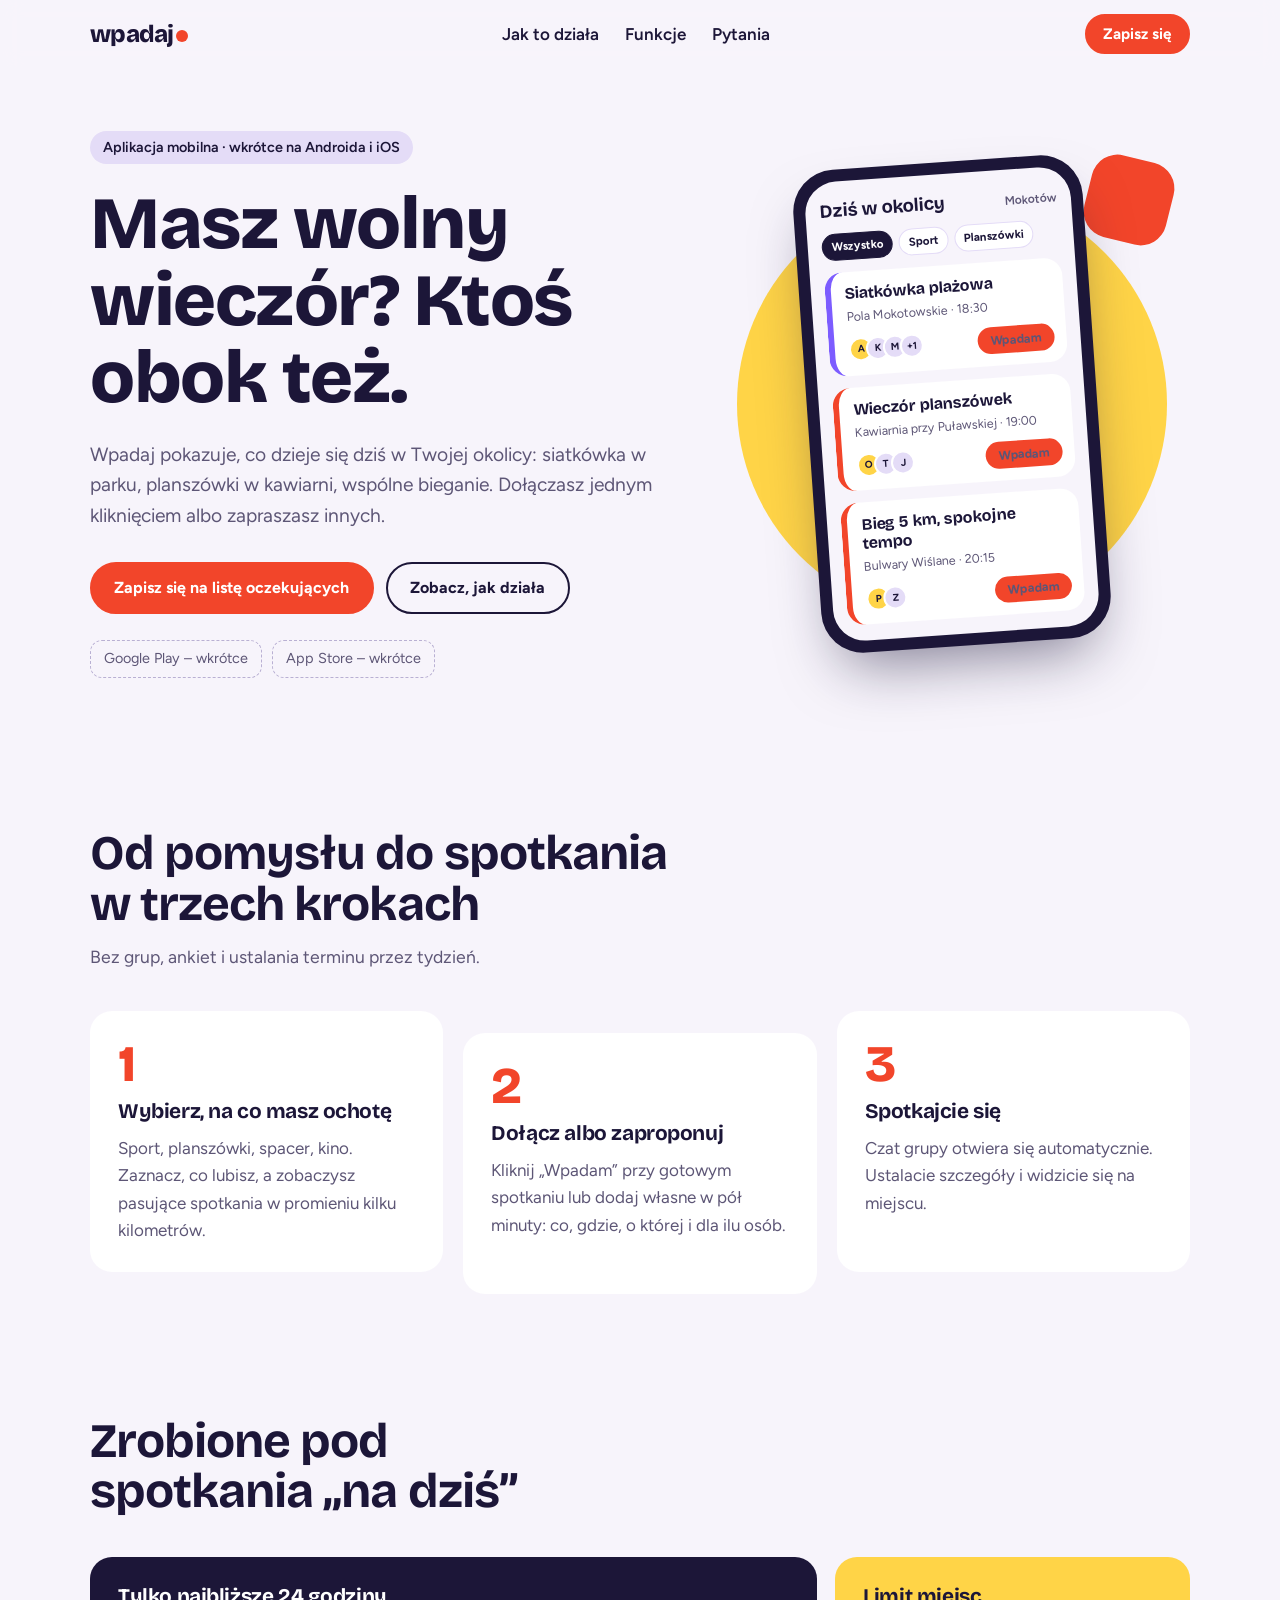
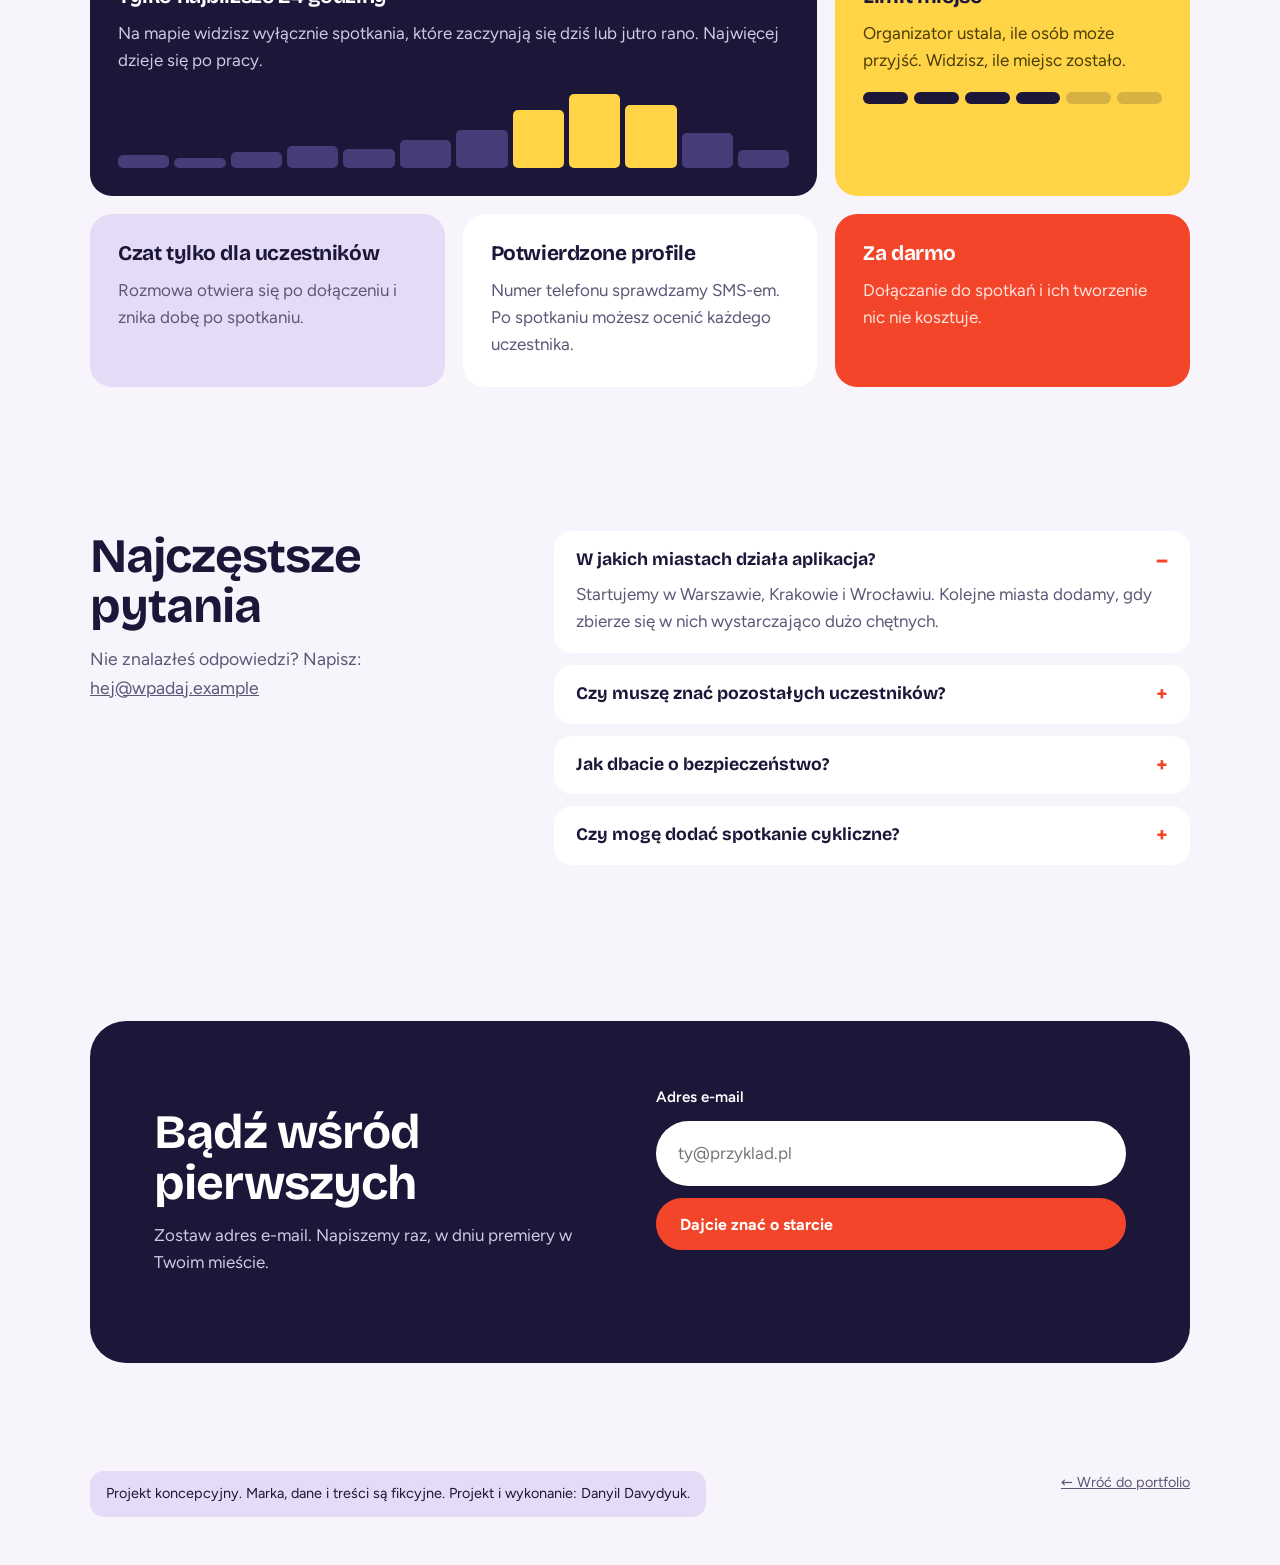
<file: wpadaj/index.html>
<!DOCTYPE html>
<html lang="pl">
<head>
<meta charset="utf-8">
<meta name="viewport" content="width=device-width, initial-scale=1">
<title>Wpadaj – spontaniczne spotkania w Twojej okolicy</title>
<meta name="description" content="Wpadaj to aplikacja, która pokazuje, co dzieje się dziś w Twojej okolicy. Dołącz do spotkania jednym kliknięciem albo zaproś innych.">
<meta property="og:title" content="Wpadaj – spontaniczne spotkania w Twojej okolicy">
<meta property="og:description" content="Siatkówka w parku, planszówki w kawiarni, wspólne bieganie. Dołącz jednym kliknięciem.">
<link rel="stylesheet" href="fonts/fonts.css">
<style>
:root{
  /* layout: asymmetric hero (copy left, phone right), bento feature grid, single light theme */
  --ink:#1c1638; --paper:#f7f4fb; --card:#ffffff; --accent:#f2452a; --sun:#ffd447; --lilac:#e4dcf7; --muted:#5d5676;
  --display:'Bricolage Grotesque',system-ui,sans-serif; --body:'Figtree',system-ui,sans-serif;
  --r:22px; --wrap:1140px;
  color-scheme:light;
}
*{box-sizing:border-box}
html{scroll-behavior:smooth}
body{margin:0;background:var(--paper);color:var(--ink);font:400 17px/1.6 var(--body)}
img,svg{max-width:100%}
a{color:inherit}
:focus-visible{outline:3px solid var(--accent);outline-offset:3px;border-radius:6px}
.wrap{max-width:var(--wrap);margin:0 auto;padding:0 20px}
h1,h2,h3{font-family:var(--display);line-height:1.05;margin:0;text-wrap:balance;letter-spacing:-.02em}
h1{font-size:clamp(2.5rem,6.4vw,4.6rem);font-weight:800}
h2{font-size:clamp(1.9rem,4vw,3rem);font-weight:700}
h3{font-size:1.3rem;font-weight:700;line-height:1.2}
p{margin:0}
.btn{display:inline-flex;align-items:center;gap:.5em;padding:.9em 1.4em;border-radius:999px;font:700 1rem var(--body);text-decoration:none;border:2px solid var(--ink);cursor:pointer;transition:transform .15s}
.btn:hover{transform:translateY(-2px)}
.btn--main{background:var(--accent);color:#fff;border-color:var(--accent)}
.btn--ghost{background:transparent;color:var(--ink)}

header{position:sticky;top:0;z-index:10;background:color-mix(in srgb,var(--paper) 88%,transparent);backdrop-filter:blur(10px)}
.nav{display:flex;align-items:center;justify-content:space-between;gap:16px;padding-block:14px}
.logo{font:800 1.5rem var(--display);text-decoration:none;letter-spacing:-.03em}
.logo i{display:inline-block;width:.5em;height:.5em;border-radius:50%;background:var(--accent);margin-left:.08em}
.nav ul{display:flex;gap:26px;list-style:none;margin:0;padding:0;font-weight:600}
.nav ul a{text-decoration:none}
.nav ul a:hover{text-decoration:underline;text-decoration-thickness:2px;text-underline-offset:5px}
.nav .btn{padding:.6em 1.1em;font-size:.95rem}

.hero{display:grid;grid-template-columns:1.1fr .9fr;gap:40px;align-items:center;padding-block:56px 72px}
.eyebrow{display:inline-block;background:var(--lilac);padding:.35em .9em;border-radius:999px;font-weight:600;font-size:.9rem;margin-bottom:22px}
.hero p.lead{font-size:1.2rem;max-width:34em;margin:22px 0 30px;color:var(--muted)}
.cta{display:flex;flex-wrap:wrap;gap:12px}
.stores{display:flex;flex-wrap:wrap;gap:10px;margin-top:26px;font-size:.9rem;color:var(--muted)}
.stores span{border:1.5px dashed #b9b0d3;border-radius:12px;padding:.45em .9em}

.stage{position:relative;display:grid;place-items:center;min-height:560px}
.stage::before{content:"";position:absolute;width:min(430px,92%);aspect-ratio:1;border-radius:50%;background:var(--sun)}
.stage::after{content:"";position:absolute;right:4%;top:6%;width:84px;height:84px;border-radius:26px;background:var(--accent);transform:rotate(14deg)}
.phone{position:relative;z-index:1;width:290px;background:var(--ink);border-radius:42px;padding:12px;transform:rotate(-4deg);box-shadow:0 30px 60px -20px rgba(28,22,56,.55)}
.screen{background:var(--paper);border-radius:32px;padding:18px 14px 16px;display:grid;gap:12px}
.screen .top{display:flex;justify-content:space-between;align-items:baseline;font:700 1.15rem var(--display)}
.screen .top small{font:600 .75rem var(--body);color:var(--muted)}
.chips{display:flex;gap:6px;font-size:.72rem;font-weight:700}
.chips span{padding:.3em .75em;border-radius:999px;background:var(--card);border:1.5px solid var(--lilac)}
.chips span.on{background:var(--ink);color:#fff;border-color:var(--ink)}
.meet{background:var(--card);border-radius:18px;padding:12px 12px 12px 14px;display:grid;gap:4px;border-left:6px solid var(--accent)}
.meet:nth-of-type(2){border-left-color:var(--sun)}
.meet:nth-of-type(3){border-left-color:#7c5cff}
.meet b{font:700 1rem var(--display)}
.meet span{font-size:.78rem;color:var(--muted)}
.meet .row{display:flex;justify-content:space-between;align-items:center;margin-top:6px}
.faces{display:flex}
.faces i{width:24px;height:24px;border-radius:50%;border:2px solid var(--card);margin-left:-7px;background:var(--lilac);font:700 .62rem/20px var(--body);text-align:center;font-style:normal}
.faces i:first-child{margin-left:0;background:var(--sun)}
.go{background:var(--accent);color:#fff;font:700 .75rem var(--body);padding:.45em 1em;border-radius:999px}

section{padding:72px 0}
.head{max-width:40em;margin-bottom:40px}
.head p{color:var(--muted);margin-top:14px;font-size:1.1rem}
.steps{display:grid;grid-template-columns:repeat(3,1fr);gap:20px;counter-reset:s;list-style:none;margin:0;padding:0}
.steps li{counter-increment:s;background:var(--card);border-radius:var(--r);padding:28px;display:grid;gap:10px;align-content:start}
.steps li::before{content:counter(s);font:800 3.2rem/1 var(--display);color:var(--accent)}
.steps li:nth-child(2){transform:translateY(22px)}
.steps p,.bento p{color:var(--muted)}

.bento{display:grid;grid-template-columns:repeat(6,1fr);gap:18px}
.tile{border-radius:var(--r);padding:28px;display:grid;gap:10px;align-content:start;background:var(--card)}
.tile.a{grid-column:span 4;background:var(--ink);color:#fff}
.tile.a p{color:#cfc8e6}
.tile.b{grid-column:span 2;background:var(--sun)}
.tile.b p{color:#4a3d05}
.tile.c{grid-column:span 2;background:var(--lilac)}
.tile.d{grid-column:span 2}
.tile.e{grid-column:span 2;background:var(--accent);color:#fff}
.tile.e p{color:#ffe3dd}
.meter{display:flex;gap:6px;margin-top:8px}
.meter i{flex:1;height:12px;border-radius:6px;background:rgba(28,22,56,.18)}
.meter i.f{background:var(--ink)}
.hours{display:grid;grid-template-columns:repeat(12,1fr);gap:5px;margin-top:10px;align-items:end;height:74px}
.hours i{background:#463c78;border-radius:5px}
.hours i.hot{background:var(--sun)}

.faq{display:grid;grid-template-columns:.8fr 1.2fr;gap:40px;align-items:start}
details{background:var(--card);border-radius:18px;padding:18px 22px;margin-bottom:12px}
summary{cursor:pointer;font:700 1.1rem var(--display);list-style:none;display:flex;justify-content:space-between;gap:16px}
summary::after{content:"+";font-size:1.4rem;line-height:1;color:var(--accent)}
details[open] summary::after{content:"–"}
details p{margin-top:10px;color:var(--muted)}

.join{background:var(--ink);color:#fff;border-radius:36px;padding:clamp(32px,6vw,64px);display:grid;grid-template-columns:1fr 1fr;gap:32px;align-items:center}
.join p{color:#cfc8e6;margin-top:14px}
form{display:grid;gap:12px}
label{font-weight:600;font-size:.95rem}
input[type=email]{width:100%;padding:1em 1.2em;border-radius:999px;border:2px solid transparent;font:inherit;background:#fff;color:var(--ink)}
.msg{min-height:1.5em;font-size:.95rem;color:var(--sun)}
.hp{position:absolute;left:-9999px}

footer{padding:36px 0 48px;color:var(--muted);font-size:.9rem}
footer .wrap{display:flex;flex-wrap:wrap;gap:12px 32px;justify-content:space-between}
.concept{background:var(--lilac);border-radius:14px;padding:.8em 1.1em;color:var(--ink)}

@media (max-width:900px){
  .hero,.faq,.join{grid-template-columns:1fr}
  .nav ul{display:none}
  .stage{min-height:520px}
  .steps{grid-template-columns:1fr}
  .steps li:nth-child(2){transform:none}
  .tile.a,.tile.b,.tile.c,.tile.d,.tile.e{grid-column:span 6}
  section{padding:52px 0}
}
@media (prefers-reduced-motion:reduce){html{scroll-behavior:auto}.btn{transition:none}}
</style>
</head>
<body>
<header>
  <div class="wrap nav">
    <a class="logo" href="#top" aria-label="Wpadaj, strona główna">wpadaj<i></i></a>
    <nav aria-label="Główna nawigacja">
      <ul>
        <li><a href="#jak">Jak to działa</a></li>
        <li><a href="#funkcje">Funkcje</a></li>
        <li><a href="#pytania">Pytania</a></li>
      </ul>
    </nav>
    <a class="btn btn--main" href="#lista">Zapisz się</a>
  </div>
</header>

<main id="top">
  <div class="wrap hero">
    <div>
      <span class="eyebrow">Aplikacja mobilna · wkrótce na Androida i iOS</span>
      <h1>Masz wolny wieczór? Ktoś obok też.</h1>
      <p class="lead">Wpadaj pokazuje, co dzieje się dziś w Twojej okolicy: siatkówka w parku, planszówki w kawiarni, wspólne bieganie. Dołączasz jednym kliknięciem albo zapraszasz innych.</p>
      <div class="cta">
        <a class="btn btn--main" href="#lista">Zapisz się na listę oczekujących</a>
        <a class="btn btn--ghost" href="#jak">Zobacz, jak działa</a>
      </div>
      <div class="stores" aria-label="Dostępność w sklepach">
        <span>Google Play – wkrótce</span>
        <span>App Store – wkrótce</span>
      </div>
    </div>
    <div class="stage" aria-hidden="true">
      <div class="phone">
        <div class="screen">
          <div class="top">Dziś w okolicy <small>Mokotów</small></div>
          <div class="chips"><span class="on">Wszystko</span><span>Sport</span><span>Planszówki</span></div>
          <div class="meet"><b>Siatkówka plażowa</b><span>Pola Mokotowskie · 18:30</span>
            <div class="row"><div class="faces"><i>A</i><i>K</i><i>M</i><i>+1</i></div><span class="go">Wpadam</span></div></div>
          <div class="meet"><b>Wieczór planszówek</b><span>Kawiarnia przy Puławskiej · 19:00</span>
            <div class="row"><div class="faces"><i>O</i><i>T</i><i>J</i></div><span class="go">Wpadam</span></div></div>
          <div class="meet"><b>Bieg 5 km, spokojne tempo</b><span>Bulwary Wiślane · 20:15</span>
            <div class="row"><div class="faces"><i>P</i><i>Z</i></div><span class="go">Wpadam</span></div></div>
        </div>
      </div>
    </div>
  </div>

  <section id="jak">
    <div class="wrap">
      <div class="head">
        <h2>Od pomysłu do spotkania w trzech krokach</h2>
        <p>Bez grup, ankiet i ustalania terminu przez tydzień.</p>
      </div>
      <ol class="steps">
        <li><h3>Wybierz, na co masz ochotę</h3><p>Sport, planszówki, spacer, kino. Zaznacz, co lubisz, a zobaczysz pasujące spotkania w promieniu kilku kilometrów.</p></li>
        <li><h3>Dołącz albo zaproponuj</h3><p>Kliknij „Wpadam” przy gotowym spotkaniu lub dodaj własne w pół minuty: co, gdzie, o której i dla ilu osób.</p></li>
        <li><h3>Spotkajcie się</h3><p>Czat grupy otwiera się automatycznie. Ustalacie szczegóły i widzicie się na miejscu.</p></li>
      </ol>
    </div>
  </section>

  <section id="funkcje">
    <div class="wrap">
      <div class="head"><h2>Zrobione pod spotkania „na dziś”</h2></div>
      <div class="bento">
        <div class="tile a">
          <h3>Tylko najbliższe 24 godziny</h3>
          <p>Na mapie widzisz wyłącznie spotkania, które zaczynają się dziś lub jutro rano. Najwięcej dzieje się po pracy.</p>
          <div class="hours" aria-hidden="true"><i style="height:18%"></i><i style="height:14%"></i><i style="height:22%"></i><i style="height:30%"></i><i style="height:26%"></i><i style="height:38%"></i><i style="height:52%"></i><i class="hot" style="height:78%"></i><i class="hot" style="height:100%"></i><i class="hot" style="height:86%"></i><i style="height:48%"></i><i style="height:24%"></i></div>
        </div>
        <div class="tile b">
          <h3>Limit miejsc</h3>
          <p>Organizator ustala, ile osób może przyjść. Widzisz, ile miejsc zostało.</p>
          <div class="meter" aria-label="Zajęte 4 z 6 miejsc"><i class="f"></i><i class="f"></i><i class="f"></i><i class="f"></i><i></i><i></i></div>
        </div>
        <div class="tile c">
          <h3>Czat tylko dla uczestników</h3>
          <p>Rozmowa otwiera się po dołączeniu i znika dobę po spotkaniu.</p>
        </div>
        <div class="tile d">
          <h3>Potwierdzone profile</h3>
          <p>Numer telefonu sprawdzamy SMS-em. Po spotkaniu możesz ocenić każdego uczestnika.</p>
        </div>
        <div class="tile e">
          <h3>Za darmo</h3>
          <p>Dołączanie do spotkań i ich tworzenie nic nie kosztuje.</p>
        </div>
      </div>
    </div>
  </section>

  <section id="pytania">
    <div class="wrap faq">
      <div class="head"><h2>Najczęstsze pytania</h2><p>Nie znalazłeś odpowiedzi? Napisz: <a href="mailto:hej@wpadaj.example">hej@wpadaj.example</a></p></div>
      <div>
        <details open><summary>W jakich miastach działa aplikacja?</summary><p>Startujemy w Warszawie, Krakowie i Wrocławiu. Kolejne miasta dodamy, gdy zbierze się w nich wystarczająco dużo chętnych.</p></details>
        <details><summary>Czy muszę znać pozostałych uczestników?</summary><p>Nie. Większość spotkań jest otwarta. Organizator może też ograniczyć spotkanie do swoich znajomych.</p></details>
        <details><summary>Jak dbacie o bezpieczeństwo?</summary><p>Potwierdzamy numer telefonu, pokazujemy oceny po spotkaniach i pozwalamy zgłosić każdy profil. Zgłoszenia sprawdzamy w ciągu doby.</p></details>
        <details><summary>Czy mogę dodać spotkanie cykliczne?</summary><p>Tak. Wystarczy zaznaczyć powtarzanie co tydzień, a spotkanie pojawi się na mapie dzień przed każdym terminem.</p></details>
      </div>
    </div>
  </section>

  <section id="lista">
    <div class="wrap">
      <div class="join">
        <div>
          <h2>Bądź wśród pierwszych</h2>
          <p>Zostaw adres e-mail. Napiszemy raz, w dniu premiery w Twoim mieście.</p>
        </div>
        <form id="waitlist" novalidate>
          <label for="email">Adres e-mail</label>
          <input id="email" name="email" type="email" autocomplete="email" placeholder="ty@przyklad.pl" required>
          <input class="hp" id="firma" name="firma" type="text" tabindex="-1" autocomplete="off" aria-hidden="true">
          <button class="btn btn--main" type="submit">Dajcie znać o starcie</button>
          <p class="msg" id="msg" role="status"></p>
        </form>
      </div>
    </div>
  </section>
</main>

<footer>
  <div class="wrap">
    <p class="concept">Projekt koncepcyjny. Marka, dane i treści są fikcyjne. Projekt i wykonanie: Danyil Davydyuk.</p>
    <p><a href="../index.html">← Wróć do portfolio</a></p>
  </div>
</footer>

<script>
document.getElementById('waitlist').addEventListener('submit', function (e) {
  e.preventDefault();
  var email = document.getElementById('email');
  var msg = document.getElementById('msg');
  if (!email.value || !email.checkValidity()) {
    msg.textContent = 'Wpisz poprawny adres e-mail, na przykład ty@przyklad.pl.';
    email.focus();
    return;
  }
  msg.textContent = 'To wersja demonstracyjna: adres nie został nigdzie wysłany.';
});
</script>
</body>
</html>
</file>
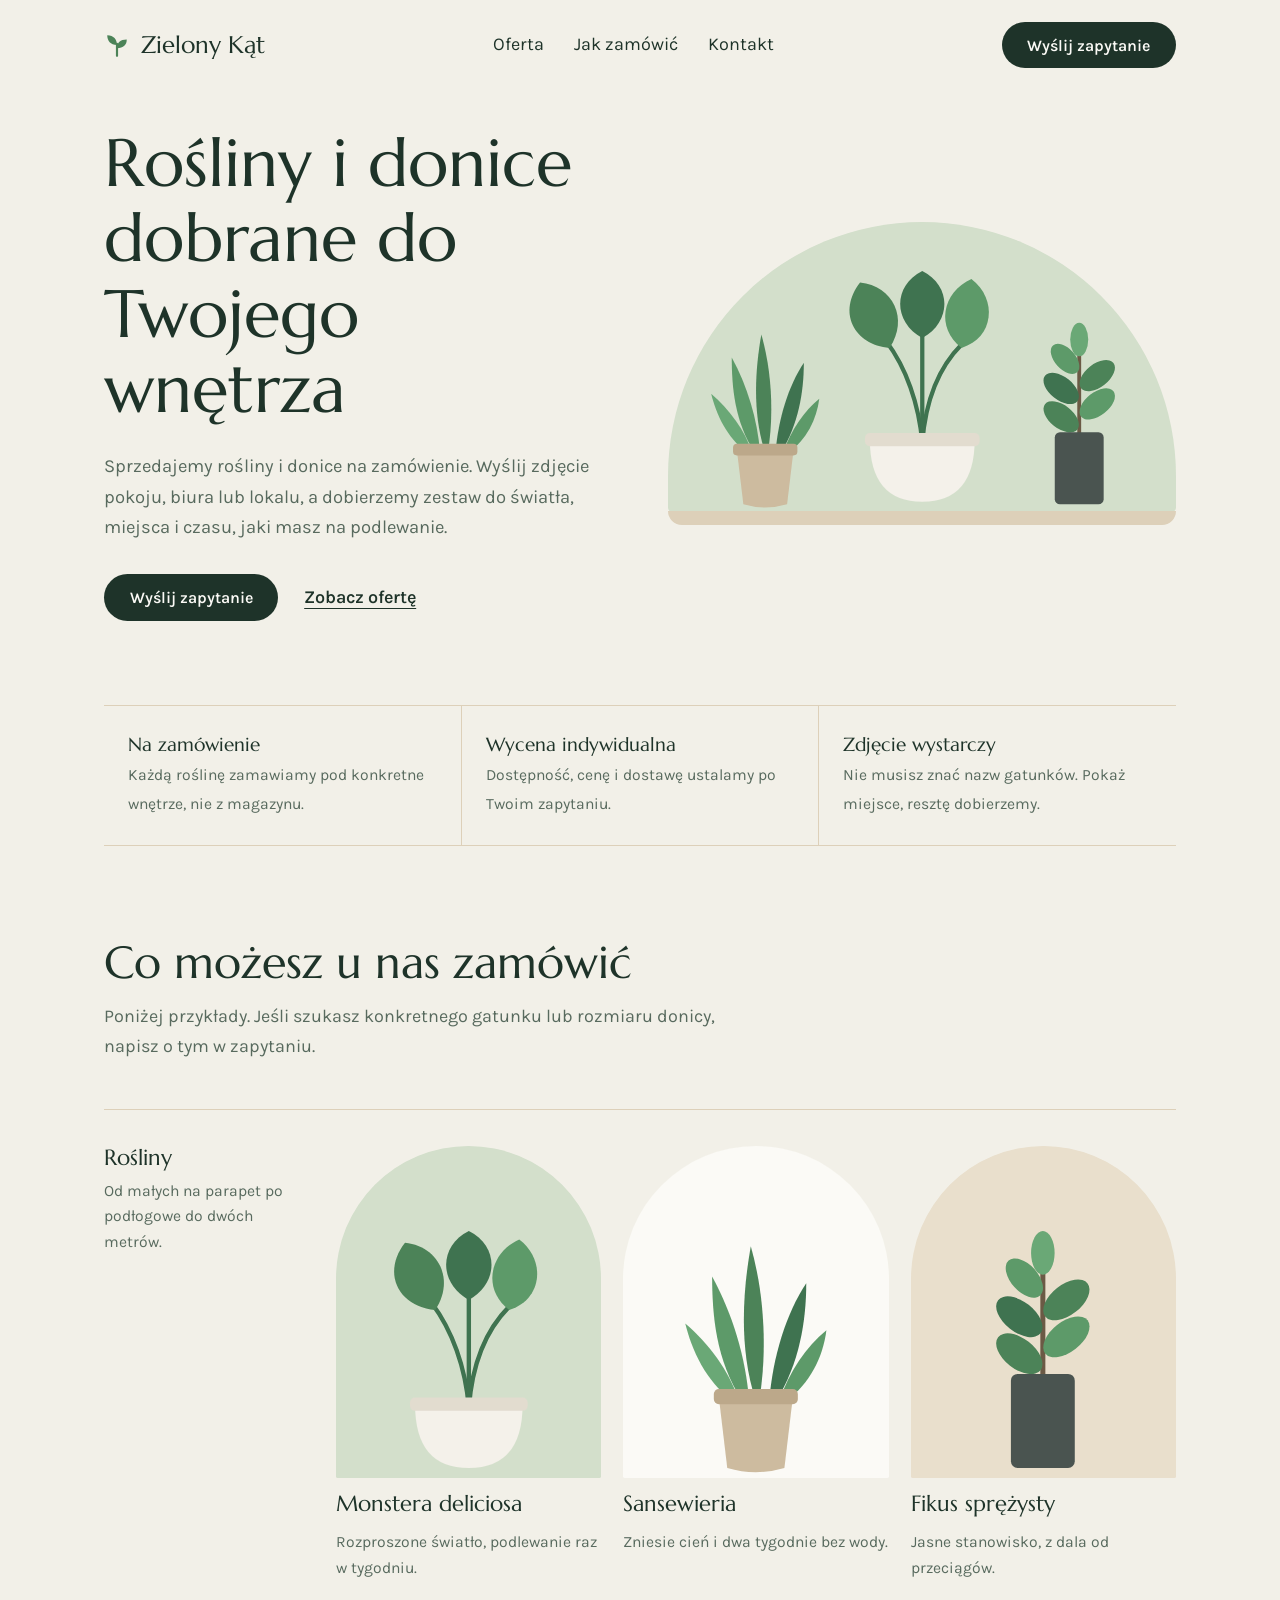
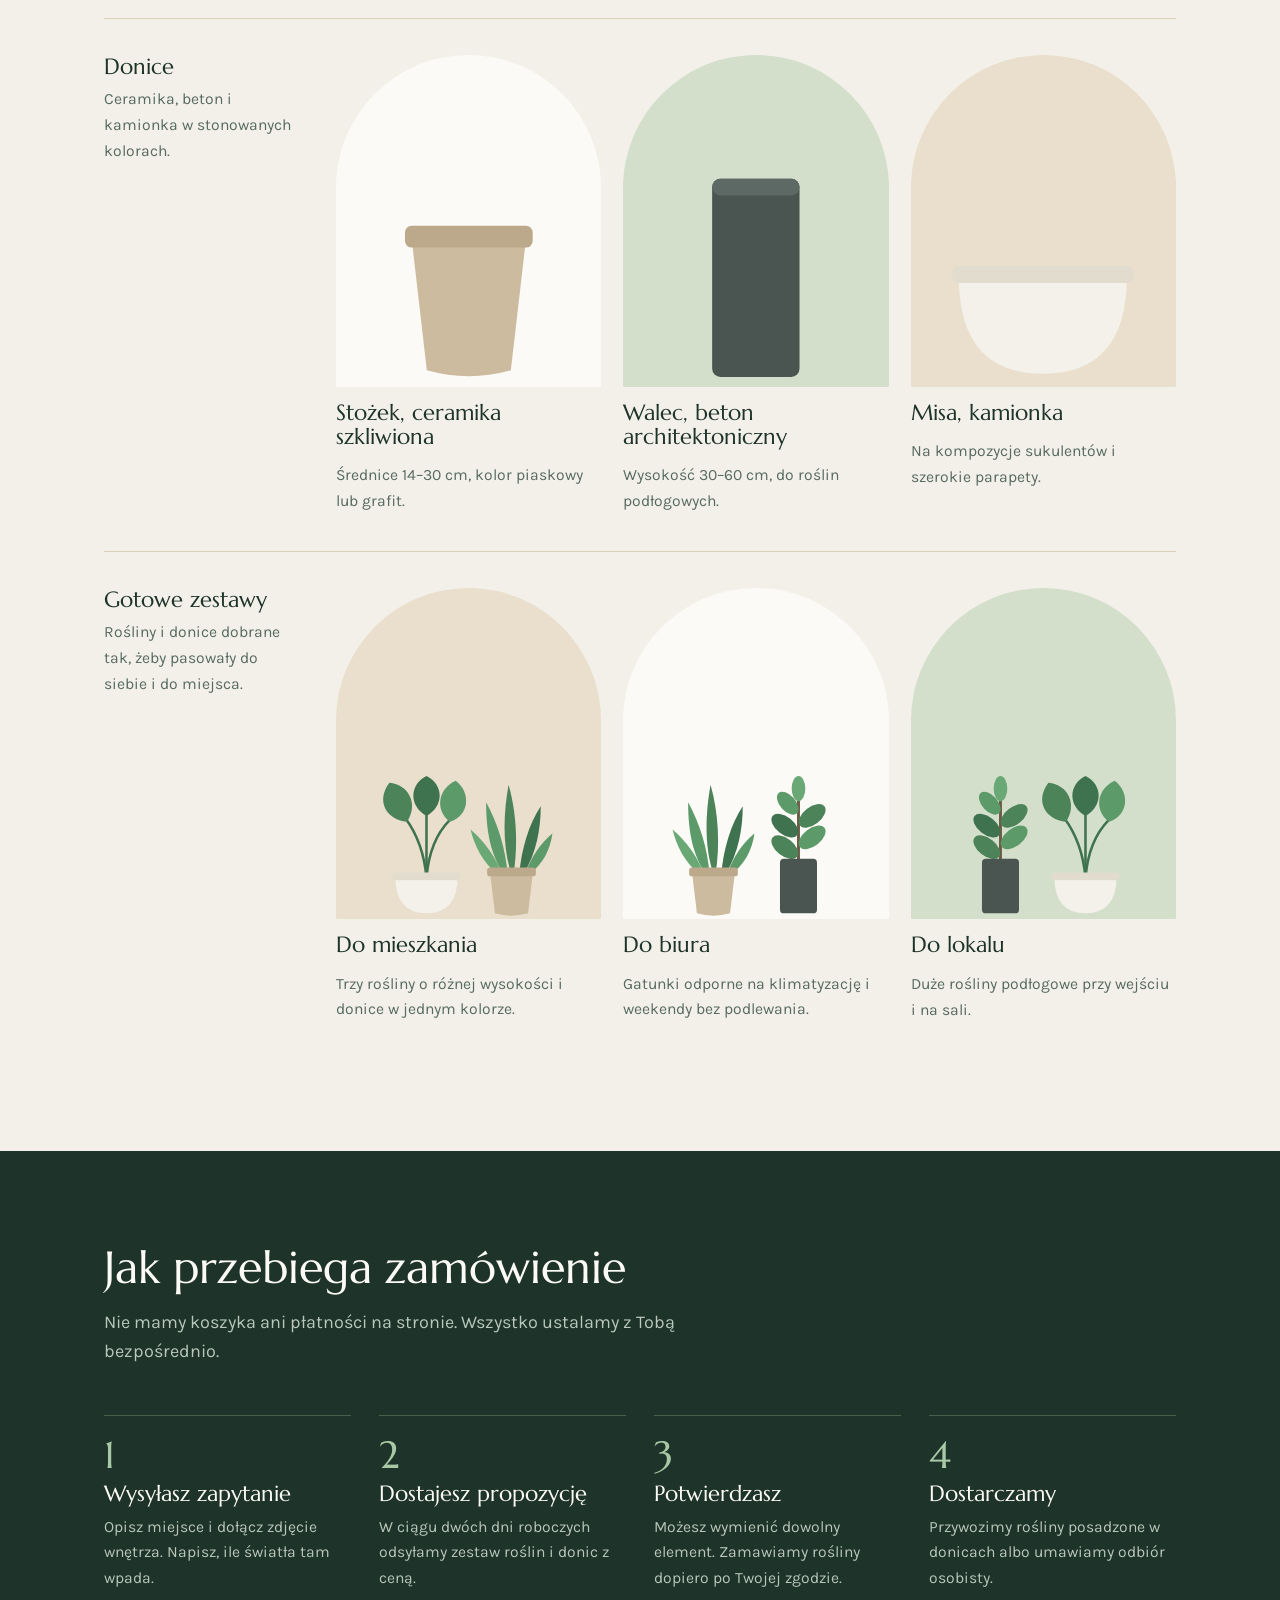
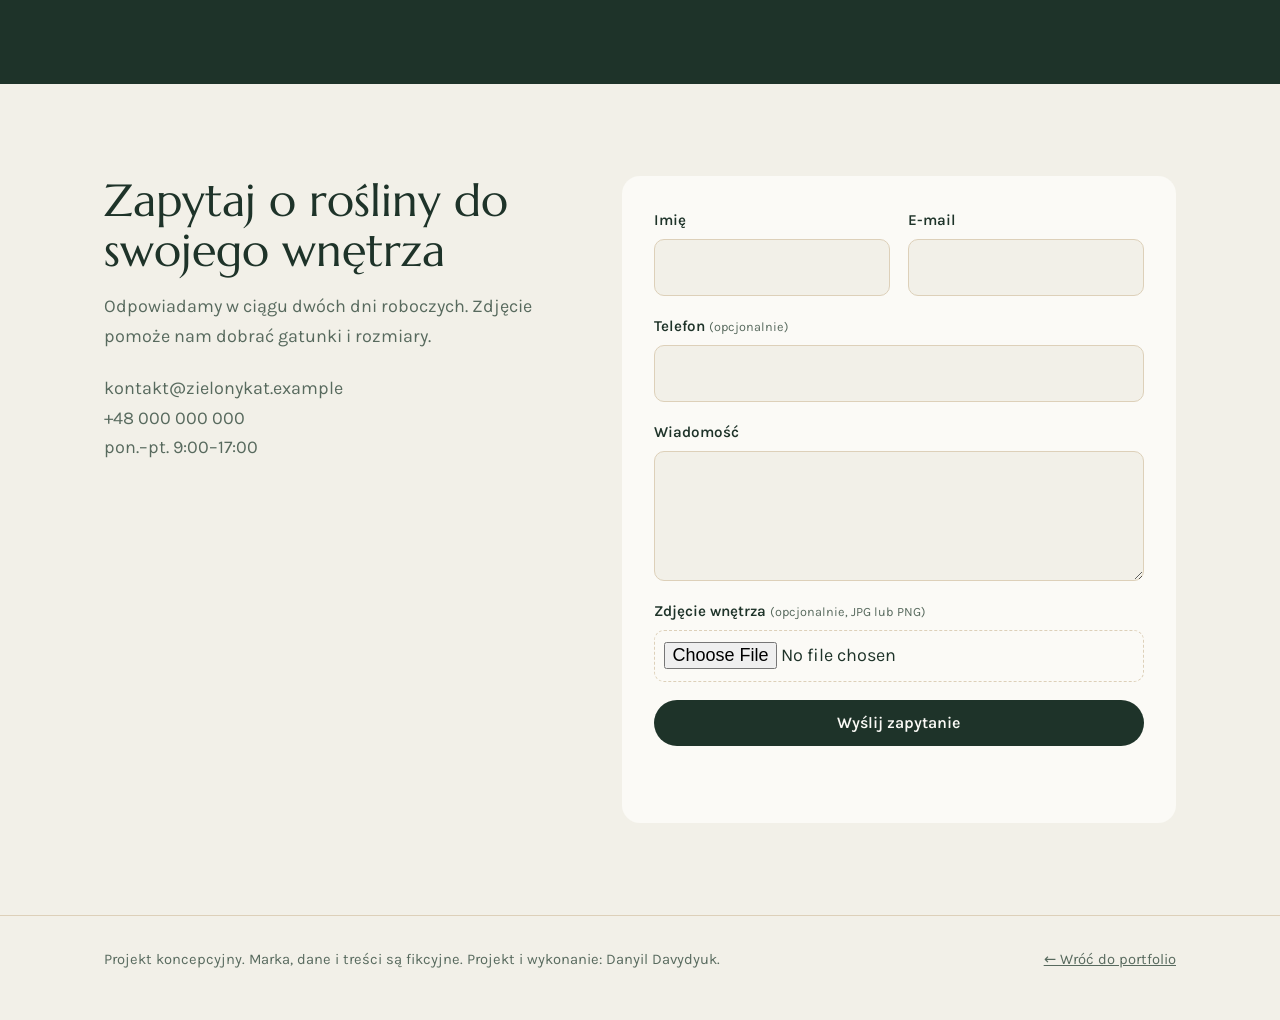
<file: zielony-kat/index.html>
<!DOCTYPE html>
<html lang="pl">
<head>
<meta charset="utf-8">
<meta name="viewport" content="width=device-width, initial-scale=1">
<title>Zielony Kąt – rośliny i donice na zamówienie</title>
<meta name="description" content="Rośliny, donice i gotowe zestawy dobrane do mieszkania, biura lub lokalu. Wyślij zdjęcie wnętrza i zapytaj o propozycję.">
<meta property="og:title" content="Zielony Kąt – rośliny i donice na zamówienie">
<meta property="og:description" content="Dobieramy rośliny i donice do światła, miejsca i czasu, jaki masz na podlewanie.">
<link rel="stylesheet" href="fonts/fonts.css">
<style>
:root{
  /* layout: calm single-column rhythm, arch-topped picture frames, lots of air; light theme only */
  --bg:#f2f0e8; --surface:#fbfaf6; --ink:#1e3329; --leaf:#4c8358; --sage:#d3dfcb; --sand:#ddd0b9; --muted:#586a5e;
  --display:'Marcellus',Georgia,serif; --body:'Karla',system-ui,sans-serif;
  --wrap:1120px;
  color-scheme:light;
}
*{box-sizing:border-box}
html{scroll-behavior:smooth}
body{margin:0;background:var(--bg);color:var(--ink);font:400 18px/1.65 var(--body)}
a{color:inherit}
:focus-visible{outline:2px solid var(--leaf);outline-offset:4px}
.wrap{max-width:var(--wrap);margin:0 auto;padding:0 24px}
h1,h2,h3{font-family:var(--display);font-weight:400;margin:0;line-height:1.12;text-wrap:balance}
h1{font-size:clamp(2.4rem,5.4vw,4.2rem)}
h2{font-size:clamp(1.9rem,3.6vw,2.8rem)}
h3{font-size:1.35rem}
p{margin:0}
.muted{color:var(--muted)}
.btn{display:inline-block;background:var(--ink);color:var(--surface);padding:.85em 1.6em;border-radius:999px;text-decoration:none;font:600 1rem var(--body);border:0;cursor:pointer;transition:background .2s}
.btn:hover{background:var(--leaf)}
.link{font-weight:600;text-underline-offset:5px}

.nav{display:flex;justify-content:space-between;align-items:center;gap:20px;padding-block:22px}
.logo{font:400 1.5rem var(--display);text-decoration:none;display:flex;align-items:center;gap:.45em}
.logo svg{width:26px;height:26px}
.nav ul{display:flex;gap:30px;list-style:none;margin:0;padding:0}
.nav ul a{text-decoration:none}
.nav ul a:hover{text-decoration:underline;text-underline-offset:6px}

.hero{display:grid;grid-template-columns:1fr 1fr;gap:56px;align-items:center;padding-block:36px 84px}
.hero .lead{font-size:1.15rem;color:var(--muted);max-width:30em;margin:24px 0 32px}
.cta{display:flex;flex-wrap:wrap;gap:14px 26px;align-items:center}
.arch{background:var(--sage);border-radius:999px 999px 18px 18px;display:flex;align-items:flex-end;justify-content:center;padding:44px 20px 0;overflow:hidden}
.arch svg{width:33%;height:auto;margin:0 -2%}
.arch svg:nth-child(2){width:42%}
.shelf{height:14px;background:var(--sand);border-radius:0 0 18px 18px;margin-top:-1px}

.facts{display:grid;grid-template-columns:repeat(3,1fr);gap:1px;background:var(--sand);border-block:1px solid var(--sand)}
.facts div{background:var(--bg);padding:26px 24px}
.facts b{display:block;font:400 1.2rem var(--display);margin-bottom:4px}
.facts span{color:var(--muted);font-size:.98rem}

section{padding:92px 0}
.head{max-width:36em;margin-bottom:48px;display:grid;gap:14px}
.group{display:grid;grid-template-columns:200px 1fr;gap:32px;padding:36px 0;border-top:1px solid var(--sand)}
.group>header p{color:var(--muted);font-size:.98rem;margin-top:8px}
.cards{display:grid;grid-template-columns:repeat(3,1fr);gap:22px}
.card{display:grid;gap:14px;align-content:start}
.frame{background:var(--surface);border-radius:999px 999px 14px 14px;aspect-ratio:4/5;display:flex;align-items:flex-end;justify-content:center;padding:18% 12% 0;overflow:hidden}
.frame.sage{background:var(--sage)}
.frame.sand{background:#e9dfcc}
.frame svg{width:100%;height:auto}
.frame.duo svg{width:58%;margin:0 -8%}
.card p{color:var(--muted);font-size:.98rem}

.how{background:var(--ink);color:var(--surface)}
.how .muted{color:#b9c7bc}
.steps{list-style:none;margin:0;padding:0;display:grid;grid-template-columns:repeat(4,1fr);gap:28px;counter-reset:s}
.steps li{counter-increment:s;border-top:1px solid #49604f;padding-top:20px;display:grid;gap:8px;align-content:start}
.steps li::before{content:counter(s);font:400 2.4rem/1 var(--display);color:#a9c9a6}
.steps p{color:#b9c7bc;font-size:.98rem}

.contact{display:grid;grid-template-columns:.9fr 1.1fr;gap:64px;align-items:start}
.contact address{font-style:normal;margin-top:22px;color:var(--muted)}
form{display:grid;grid-template-columns:1fr 1fr;gap:18px;background:var(--surface);padding:32px;border-radius:18px}
.field{display:grid;gap:6px}
.field.full{grid-column:1/-1}
label{font-weight:600;font-size:.95rem}
label small{font-weight:400;color:var(--muted)}
input,textarea{width:100%;font:inherit;color:var(--ink);background:var(--bg);border:1px solid var(--sand);border-radius:10px;padding:.7em .9em}
input:focus,textarea:focus{border-color:var(--leaf);outline:none}
input[type=file]{padding:.55em;background:transparent;border-style:dashed}
textarea{min-height:130px;resize:vertical}
.msg{grid-column:1/-1;min-height:1.5em;color:var(--leaf);font-weight:600}
.hp{position:absolute;left:-9999px}

footer{padding:32px 0 48px;font-size:.92rem;color:var(--muted);border-top:1px solid var(--sand)}
footer .wrap{display:flex;flex-wrap:wrap;gap:10px 32px;justify-content:space-between}

@media (max-width:900px){
  .hero,.contact{grid-template-columns:1fr;gap:40px}
  .nav ul{display:none}
  .facts{grid-template-columns:1fr}
  .group{grid-template-columns:1fr;gap:20px}
  .steps{grid-template-columns:1fr 1fr}
  section{padding:64px 0}
}
@media (max-width:560px){
  .cards{grid-template-columns:1fr 1fr;gap:16px}
  .cards .card:last-child{grid-column:1/-1;grid-template-columns:1fr 1fr;align-items:center;gap:16px}
  .steps{grid-template-columns:1fr}
  form{grid-template-columns:1fr;padding:22px}
  .logo{font-size:1.25rem;white-space:nowrap}
  .nav .btn{padding:.6em 1em;font-size:.9rem;white-space:nowrap}
}
@media (prefers-reduced-motion:reduce){html{scroll-behavior:auto}}
</style>
</head>
<body>
<svg width="0" height="0" style="position:absolute" aria-hidden="true" focusable="false">
  <defs>
    <symbol id="sansewieria" viewBox="0 0 120 150">
      <path d="M46 104C30 92 22 74 18 58c14 12 26 28 32 46z" fill="#6aa876"/>
      <path d="M74 104c6-18 16-32 28-42-2 16-10 32-24 42z" fill="#5d9a69"/>
      <path d="M52 104C36 80 34 52 34 30c12 22 20 48 22 74z" fill="#5d9a69"/>
      <path d="M68 104c2-26 10-52 22-70 0 22-4 48-18 70z" fill="#3f7350"/>
      <path d="M60 104C50 74 52 40 57 12c8 28 10 62 5 92z" fill="#4c8358"/>
      <path d="M38 102h44l-5 42q-17 5-34 0z" fill="#cdbb9f"/>
      <rect x="35" y="97" width="50" height="9" rx="3" fill="#bca88a"/>
    </symbol>
    <symbol id="monstera" viewBox="0 0 120 150">
      <g stroke="#3f7350" stroke-width="2.6" fill="none" stroke-linecap="round">
        <path d="M60 108C58 84 50 62 38 46"/><path d="M60 108c2-26 10-46 24-60"/><path d="M60 108V40"/>
      </g>
      <path d="M40 50C18 48 8 28 22 10c20 2 30 22 18 40z" fill="#4c8358"/>
      <path d="M84 50c-16-12-12-34 6-42 16 12 14 36-6 42z" fill="#5d9a69"/>
      <path d="M60 44C42 34 42 12 60 3c18 9 18 31 0 41z" fill="#3f7350"/>
      <path d="M28 106h64q0 38-32 38t-32-38z" fill="#f4f1ea"/>
      <rect x="25" y="102" width="70" height="8" rx="3" fill="#e2dccf"/>
    </symbol>
    <symbol id="fikus" viewBox="0 0 120 150">
      <path d="M60 90V20" stroke="#6b5a45" stroke-width="3" stroke-linecap="round"/>
      <ellipse cx="46" cy="76" rx="9" ry="16" transform="rotate(-52 46 76)" fill="#4c8358"/>
      <ellipse cx="74" cy="66" rx="9" ry="16" transform="rotate(52 74 66)" fill="#5d9a69"/>
      <ellipse cx="46" cy="54" rx="9" ry="16" transform="rotate(-52 46 54)" fill="#3f7350"/>
      <ellipse cx="74" cy="44" rx="9" ry="16" transform="rotate(52 74 44)" fill="#4c8358"/>
      <ellipse cx="49" cy="31" rx="8" ry="14" transform="rotate(-42 49 31)" fill="#5d9a69"/>
      <ellipse cx="60" cy="16" rx="7" ry="13" fill="#6aa876"/>
      <rect x="41" y="88" width="38" height="56" rx="4" fill="#4a5450"/>
    </symbol>
    <symbol id="donica-stozek" viewBox="0 0 120 150">
      <path d="M26 62h68l-9 78q-25 7-50 0z" fill="#cdbb9f"/>
      <rect x="22" y="54" width="76" height="13" rx="4" fill="#bca88a"/>
    </symbol>
    <symbol id="donica-walec" viewBox="0 0 120 150">
      <rect x="34" y="26" width="52" height="118" rx="5" fill="#4a5450"/>
      <rect x="34" y="26" width="52" height="10" rx="5" fill="#5d6964"/>
    </symbol>
    <symbol id="donica-misa" viewBox="0 0 120 150">
      <path d="M10 84h100q0 58-50 58T10 84z" fill="#f4f1ea"/>
      <rect x="6" y="78" width="108" height="10" rx="4" fill="#e2dccf"/>
    </symbol>
  </defs>
</svg>

<header class="wrap nav">
  <a class="logo" href="#top"><svg viewBox="0 0 24 24" aria-hidden="true"><path d="M12 22V11" stroke="#4c8358" stroke-width="2" stroke-linecap="round"/><path d="M12 12C6 12 3 8 3 3c6 0 9 4 9 9zM12 15c0-5 3-8 9-8 0 5-3 8-9 8z" fill="#4c8358"/></svg>Zielony Kąt</a>
  <nav aria-label="Główna nawigacja">
    <ul>
      <li><a href="#oferta">Oferta</a></li>
      <li><a href="#zamowienie">Jak zamówić</a></li>
      <li><a href="#kontakt">Kontakt</a></li>
    </ul>
  </nav>
  <a class="btn" href="#kontakt">Wyślij zapytanie</a>
</header>

<main id="top">
  <div class="wrap hero">
    <div>
      <h1>Rośliny i donice dobrane do Twojego wnętrza</h1>
      <p class="lead">Sprzedajemy rośliny i donice na zamówienie. Wyślij zdjęcie pokoju, biura lub lokalu, a dobierzemy zestaw do światła, miejsca i czasu, jaki masz na podlewanie.</p>
      <div class="cta">
        <a class="btn" href="#kontakt">Wyślij zapytanie</a>
        <a class="link" href="#oferta">Zobacz ofertę</a>
      </div>
    </div>
    <div aria-hidden="true">
      <div class="arch">
        <svg viewBox="0 0 120 150"><use href="#sansewieria"/></svg>
        <svg viewBox="0 0 120 150"><use href="#monstera"/></svg>
        <svg viewBox="0 0 120 150"><use href="#fikus"/></svg>
      </div>
      <div class="shelf"></div>
    </div>
  </div>

  <div class="wrap">
    <div class="facts">
      <div><b>Na zamówienie</b><span>Każdą roślinę zamawiamy pod konkretne wnętrze, nie z magazynu.</span></div>
      <div><b>Wycena indywidualna</b><span>Dostępność, cenę i dostawę ustalamy po Twoim zapytaniu.</span></div>
      <div><b>Zdjęcie wystarczy</b><span>Nie musisz znać nazw gatunków. Pokaż miejsce, resztę dobierzemy.</span></div>
    </div>
  </div>

  <section id="oferta">
    <div class="wrap">
      <div class="head">
        <h2>Co możesz u nas zamówić</h2>
        <p class="muted">Poniżej przykłady. Jeśli szukasz konkretnego gatunku lub rozmiaru donicy, napisz o tym w zapytaniu.</p>
      </div>

      <div class="group">
        <header><h3>Rośliny</h3><p>Od małych na parapet po podłogowe do dwóch metrów.</p></header>
        <div class="cards">
          <article class="card"><div class="frame sage"><svg viewBox="0 0 120 150" role="img" aria-label="Monstera w białej misie"><use href="#monstera"/></svg></div><h3>Monstera deliciosa</h3><p>Rozproszone światło, podlewanie raz w tygodniu.</p></article>
          <article class="card"><div class="frame"><svg viewBox="0 0 120 150" role="img" aria-label="Sansewieria w piaskowej donicy"><use href="#sansewieria"/></svg></div><h3>Sansewieria</h3><p>Zniesie cień i dwa tygodnie bez wody.</p></article>
          <article class="card"><div class="frame sand"><svg viewBox="0 0 120 150" role="img" aria-label="Fikus w grafitowej donicy"><use href="#fikus"/></svg></div><h3>Fikus sprężysty</h3><p>Jasne stanowisko, z dala od przeciągów.</p></article>
        </div>
      </div>

      <div class="group">
        <header><h3>Donice</h3><p>Ceramika, beton i kamionka w stonowanych kolorach.</p></header>
        <div class="cards">
          <article class="card"><div class="frame"><svg viewBox="0 0 120 150" role="img" aria-label="Piaskowa donica w kształcie stożka"><use href="#donica-stozek"/></svg></div><h3>Stożek, ceramika szkliwiona</h3><p>Średnice 14–30 cm, kolor piaskowy lub grafit.</p></article>
          <article class="card"><div class="frame sage"><svg viewBox="0 0 120 150" role="img" aria-label="Wysoka grafitowa donica w kształcie walca"><use href="#donica-walec"/></svg></div><h3>Walec, beton architektoniczny</h3><p>Wysokość 30–60 cm, do roślin podłogowych.</p></article>
          <article class="card"><div class="frame sand"><svg viewBox="0 0 120 150" role="img" aria-label="Biała niska misa"><use href="#donica-misa"/></svg></div><h3>Misa, kamionka</h3><p>Na kompozycje sukulentów i szerokie parapety.</p></article>
        </div>
      </div>

      <div class="group">
        <header><h3>Gotowe zestawy</h3><p>Rośliny i donice dobrane tak, żeby pasowały do siebie i do miejsca.</p></header>
        <div class="cards">
          <article class="card"><div class="frame sand duo"><svg viewBox="0 0 120 150" aria-hidden="true"><use href="#monstera"/></svg><svg viewBox="0 0 120 150" aria-hidden="true"><use href="#sansewieria"/></svg></div><h3>Do mieszkania</h3><p>Trzy rośliny o różnej wysokości i donice w jednym kolorze.</p></article>
          <article class="card"><div class="frame duo"><svg viewBox="0 0 120 150" aria-hidden="true"><use href="#sansewieria"/></svg><svg viewBox="0 0 120 150" aria-hidden="true"><use href="#fikus"/></svg></div><h3>Do biura</h3><p>Gatunki odporne na klimatyzację i weekendy bez podlewania.</p></article>
          <article class="card"><div class="frame sage duo"><svg viewBox="0 0 120 150" aria-hidden="true"><use href="#fikus"/></svg><svg viewBox="0 0 120 150" aria-hidden="true"><use href="#monstera"/></svg></div><h3>Do lokalu</h3><p>Duże rośliny podłogowe przy wejściu i na sali.</p></article>
        </div>
      </div>
    </div>
  </section>

  <section class="how" id="zamowienie">
    <div class="wrap">
      <div class="head">
        <h2>Jak przebiega zamówienie</h2>
        <p class="muted">Nie mamy koszyka ani płatności na stronie. Wszystko ustalamy z Tobą bezpośrednio.</p>
      </div>
      <ol class="steps">
        <li><h3>Wysyłasz zapytanie</h3><p>Opisz miejsce i dołącz zdjęcie wnętrza. Napisz, ile światła tam wpada.</p></li>
        <li><h3>Dostajesz propozycję</h3><p>W ciągu dwóch dni roboczych odsyłamy zestaw roślin i donic z ceną.</p></li>
        <li><h3>Potwierdzasz</h3><p>Możesz wymienić dowolny element. Zamawiamy rośliny dopiero po Twojej zgodzie.</p></li>
        <li><h3>Dostarczamy</h3><p>Przywozimy rośliny posadzone w donicach albo umawiamy odbiór osobisty.</p></li>
      </ol>
    </div>
  </section>

  <section id="kontakt">
    <div class="wrap contact">
      <div>
        <h2>Zapytaj o rośliny do swojego wnętrza</h2>
        <p class="muted" style="margin-top:16px">Odpowiadamy w ciągu dwóch dni roboczych. Zdjęcie pomoże nam dobrać gatunki i rozmiary.</p>
        <address>kontakt@zielonykat.example<br>+48 000 000 000<br>pon.–pt. 9:00–17:00</address>
      </div>
      <form id="inquiry" novalidate>
        <div class="field"><label for="name">Imię</label><input id="name" name="name" autocomplete="given-name" required></div>
        <div class="field"><label for="email">E-mail</label><input id="email" name="email" type="email" autocomplete="email" required></div>
        <div class="field full"><label for="phone">Telefon <small>(opcjonalnie)</small></label><input id="phone" name="phone" type="tel" autocomplete="tel"></div>
        <div class="field full"><label for="message">Wiadomość</label><textarea id="message" name="message" required></textarea></div>
        <div class="field full"><label for="photo">Zdjęcie wnętrza <small>(opcjonalnie, JPG lub PNG)</small></label><input id="photo" name="photo" type="file" accept="image/*"></div>
        <input class="hp" id="company" name="company" tabindex="-1" autocomplete="off" aria-hidden="true">
        <div class="field full"><button class="btn" type="submit">Wyślij zapytanie</button></div>
        <p class="msg" id="msg" role="status"></p>
      </form>
    </div>
  </section>
</main>

<footer>
  <div class="wrap">
    <p>Projekt koncepcyjny. Marka, dane i treści są fikcyjne. Projekt i wykonanie: Danyil Davydyuk.</p>
    <p><a href="../index.html">← Wróć do portfolio</a></p>
  </div>
</footer>

<script>
document.getElementById('inquiry').addEventListener('submit', function (e) {
  e.preventDefault();
  var msg = document.getElementById('msg');
  var fields = [
    ['name', 'Podaj imię.'],
    ['email', 'Wpisz poprawny adres e-mail.'],
    ['message', 'Napisz kilka słów o miejscu, do którego szukasz roślin.']
  ];
  for (var i = 0; i < fields.length; i++) {
    var el = document.getElementById(fields[i][0]);
    if (!el.value.trim() || !el.checkValidity()) { msg.textContent = fields[i][1]; el.focus(); return; }
  }
  if (document.getElementById('company').value) { return; }
  msg.textContent = 'To wersja demonstracyjna: zapytanie nie zostało nigdzie wysłane.';
});
</script>
</body>
</html>
</file>
<file: fonts/fonts.css>
@font-face{font-family:'Schibsted Grotesk';font-style:normal;font-display:swap;font-weight:400 900;src:url('schibsted-grotesk-latin-ext-wght-normal.woff2') format('woff2');unicode-range:U+0100-02BA,U+02BD-02C5,U+02C7-02CC,U+02CE-02D7,U+02DD-02FF,U+0304,U+0308,U+0329,U+1D00-1DBF,U+1E00-1E9F,U+1EF2-1EFF,U+2020,U+20A0-20AB,U+20AD-20C0,U+2113,U+2C60-2C7F,U+A720-A7FF}
@font-face{font-family:'Schibsted Grotesk';font-style:normal;font-display:swap;font-weight:400 900;src:url('schibsted-grotesk-latin-wght-normal.woff2') format('woff2');unicode-range:U+0000-00FF,U+0131,U+0152-0153,U+02BB-02BC,U+02C6,U+02DA,U+02DC,U+0304,U+0308,U+0329,U+2000-206F,U+20AC,U+2122,U+2191,U+2193,U+2212,U+2215,U+FEFF,U+FFFD}
@font-face{font-family:'IBM Plex Mono';font-style:normal;font-display:swap;font-weight:400;src:url('ibm-plex-mono-latin-ext-400-normal.woff2') format('woff2');unicode-range:U+0100-02BA,U+02BD-02C5,U+02C7-02CC,U+02CE-02D7,U+02DD-02FF,U+0304,U+0308,U+0329,U+1D00-1DBF,U+1E00-1E9F,U+1EF2-1EFF,U+2020,U+20A0-20AB,U+20AD-20C0,U+2113,U+2C60-2C7F,U+A720-A7FF}
@font-face{font-family:'IBM Plex Mono';font-style:normal;font-display:swap;font-weight:500;src:url('ibm-plex-mono-latin-ext-500-normal.woff2') format('woff2');unicode-range:U+0100-02BA,U+02BD-02C5,U+02C7-02CC,U+02CE-02D7,U+02DD-02FF,U+0304,U+0308,U+0329,U+1D00-1DBF,U+1E00-1E9F,U+1EF2-1EFF,U+2020,U+20A0-20AB,U+20AD-20C0,U+2113,U+2C60-2C7F,U+A720-A7FF}
@font-face{font-family:'IBM Plex Mono';font-style:normal;font-display:swap;font-weight:400;src:url('ibm-plex-mono-latin-400-normal.woff2') format('woff2');unicode-range:U+0000-00FF,U+0131,U+0152-0153,U+02BB-02BC,U+02C6,U+02DA,U+02DC,U+0304,U+0308,U+0329,U+2000-206F,U+20AC,U+2122,U+2191,U+2193,U+2212,U+2215,U+FEFF,U+FFFD}
@font-face{font-family:'IBM Plex Mono';font-style:normal;font-display:swap;font-weight:500;src:url('ibm-plex-mono-latin-500-normal.woff2') format('woff2');unicode-range:U+0000-00FF,U+0131,U+0152-0153,U+02BB-02BC,U+02C6,U+02DA,U+02DC,U+0304,U+0308,U+0329,U+2000-206F,U+20AC,U+2122,U+2191,U+2193,U+2212,U+2215,U+FEFF,U+FFFD}
</file>
<file: kierunek-cargo/fonts/fonts.css>
@font-face{font-family:'Barlow Condensed';font-style:normal;font-display:swap;font-weight:600;src:url('barlow-condensed-latin-ext-600-normal.woff2') format('woff2');unicode-range:U+0100-02BA,U+02BD-02C5,U+02C7-02CC,U+02CE-02D7,U+02DD-02FF,U+0304,U+0308,U+0329,U+1D00-1DBF,U+1E00-1E9F,U+1EF2-1EFF,U+2020,U+20A0-20AB,U+20AD-20C0,U+2113,U+2C60-2C7F,U+A720-A7FF}
@font-face{font-family:'Barlow Condensed';font-style:normal;font-display:swap;font-weight:700;src:url('barlow-condensed-latin-ext-700-normal.woff2') format('woff2');unicode-range:U+0100-02BA,U+02BD-02C5,U+02C7-02CC,U+02CE-02D7,U+02DD-02FF,U+0304,U+0308,U+0329,U+1D00-1DBF,U+1E00-1E9F,U+1EF2-1EFF,U+2020,U+20A0-20AB,U+20AD-20C0,U+2113,U+2C60-2C7F,U+A720-A7FF}
@font-face{font-family:'Barlow Condensed';font-style:normal;font-display:swap;font-weight:600;src:url('barlow-condensed-latin-600-normal.woff2') format('woff2');unicode-range:U+0000-00FF,U+0131,U+0152-0153,U+02BB-02BC,U+02C6,U+02DA,U+02DC,U+0304,U+0308,U+0329,U+2000-206F,U+20AC,U+2122,U+2191,U+2193,U+2212,U+2215,U+FEFF,U+FFFD}
@font-face{font-family:'Barlow Condensed';font-style:normal;font-display:swap;font-weight:700;src:url('barlow-condensed-latin-700-normal.woff2') format('woff2');unicode-range:U+0000-00FF,U+0131,U+0152-0153,U+02BB-02BC,U+02C6,U+02DA,U+02DC,U+0304,U+0308,U+0329,U+2000-206F,U+20AC,U+2122,U+2191,U+2193,U+2212,U+2215,U+FEFF,U+FFFD}
@font-face{font-family:'Barlow';font-style:normal;font-display:swap;font-weight:400;src:url('barlow-latin-ext-400-normal.woff2') format('woff2');unicode-range:U+0100-02BA,U+02BD-02C5,U+02C7-02CC,U+02CE-02D7,U+02DD-02FF,U+0304,U+0308,U+0329,U+1D00-1DBF,U+1E00-1E9F,U+1EF2-1EFF,U+2020,U+20A0-20AB,U+20AD-20C0,U+2113,U+2C60-2C7F,U+A720-A7FF}
@font-face{font-family:'Barlow';font-style:normal;font-display:swap;font-weight:500;src:url('barlow-latin-ext-500-normal.woff2') format('woff2');unicode-range:U+0100-02BA,U+02BD-02C5,U+02C7-02CC,U+02CE-02D7,U+02DD-02FF,U+0304,U+0308,U+0329,U+1D00-1DBF,U+1E00-1E9F,U+1EF2-1EFF,U+2020,U+20A0-20AB,U+20AD-20C0,U+2113,U+2C60-2C7F,U+A720-A7FF}
@font-face{font-family:'Barlow';font-style:normal;font-display:swap;font-weight:600;src:url('barlow-latin-ext-600-normal.woff2') format('woff2');unicode-range:U+0100-02BA,U+02BD-02C5,U+02C7-02CC,U+02CE-02D7,U+02DD-02FF,U+0304,U+0308,U+0329,U+1D00-1DBF,U+1E00-1E9F,U+1EF2-1EFF,U+2020,U+20A0-20AB,U+20AD-20C0,U+2113,U+2C60-2C7F,U+A720-A7FF}
@font-face{font-family:'Barlow';font-style:normal;font-display:swap;font-weight:400;src:url('barlow-latin-400-normal.woff2') format('woff2');unicode-range:U+0000-00FF,U+0131,U+0152-0153,U+02BB-02BC,U+02C6,U+02DA,U+02DC,U+0304,U+0308,U+0329,U+2000-206F,U+20AC,U+2122,U+2191,U+2193,U+2212,U+2215,U+FEFF,U+FFFD}
@font-face{font-family:'Barlow';font-style:normal;font-display:swap;font-weight:500;src:url('barlow-latin-500-normal.woff2') format('woff2');unicode-range:U+0000-00FF,U+0131,U+0152-0153,U+02BB-02BC,U+02C6,U+02DA,U+02DC,U+0304,U+0308,U+0329,U+2000-206F,U+20AC,U+2122,U+2191,U+2193,U+2212,U+2215,U+FEFF,U+FFFD}
@font-face{font-family:'Barlow';font-style:normal;font-display:swap;font-weight:600;src:url('barlow-latin-600-normal.woff2') format('woff2');unicode-range:U+0000-00FF,U+0131,U+0152-0153,U+02BB-02BC,U+02C6,U+02DA,U+02DC,U+0304,U+0308,U+0329,U+2000-206F,U+20AC,U+2122,U+2191,U+2193,U+2212,U+2215,U+FEFF,U+FFFD}
</file>
<file: liczydlo/fonts/fonts.css>
@font-face{font-family:'Instrument Serif';font-style:normal;font-display:swap;font-weight:400;src:url('instrument-serif-latin-ext-400-normal.woff2') format('woff2');unicode-range:U+0100-02BA,U+02BD-02C5,U+02C7-02CC,U+02CE-02D7,U+02DD-02FF,U+0304,U+0308,U+0329,U+1D00-1DBF,U+1E00-1E9F,U+1EF2-1EFF,U+2020,U+20A0-20AB,U+20AD-20C0,U+2113,U+2C60-2C7F,U+A720-A7FF}
@font-face{font-family:'Instrument Serif';font-style:normal;font-display:swap;font-weight:400;src:url('instrument-serif-latin-400-normal.woff2') format('woff2');unicode-range:U+0000-00FF,U+0131,U+0152-0153,U+02BB-02BC,U+02C6,U+02DA,U+02DC,U+0304,U+0308,U+0329,U+2000-206F,U+20AC,U+2122,U+2191,U+2193,U+2212,U+2215,U+FEFF,U+FFFD}
@font-face{font-family:'IBM Plex Sans';font-style:normal;font-display:swap;font-weight:400;src:url('ibm-plex-sans-latin-ext-400-normal.woff2') format('woff2');unicode-range:U+0100-02BA,U+02BD-02C5,U+02C7-02CC,U+02CE-02D7,U+02DD-02FF,U+0304,U+0308,U+0329,U+1D00-1DBF,U+1E00-1E9F,U+1EF2-1EFF,U+2020,U+20A0-20AB,U+20AD-20C0,U+2113,U+2C60-2C7F,U+A720-A7FF}
@font-face{font-family:'IBM Plex Sans';font-style:normal;font-display:swap;font-weight:500;src:url('ibm-plex-sans-latin-ext-500-normal.woff2') format('woff2');unicode-range:U+0100-02BA,U+02BD-02C5,U+02C7-02CC,U+02CE-02D7,U+02DD-02FF,U+0304,U+0308,U+0329,U+1D00-1DBF,U+1E00-1E9F,U+1EF2-1EFF,U+2020,U+20A0-20AB,U+20AD-20C0,U+2113,U+2C60-2C7F,U+A720-A7FF}
@font-face{font-family:'IBM Plex Sans';font-style:normal;font-display:swap;font-weight:600;src:url('ibm-plex-sans-latin-ext-600-normal.woff2') format('woff2');unicode-range:U+0100-02BA,U+02BD-02C5,U+02C7-02CC,U+02CE-02D7,U+02DD-02FF,U+0304,U+0308,U+0329,U+1D00-1DBF,U+1E00-1E9F,U+1EF2-1EFF,U+2020,U+20A0-20AB,U+20AD-20C0,U+2113,U+2C60-2C7F,U+A720-A7FF}
@font-face{font-family:'IBM Plex Sans';font-style:normal;font-display:swap;font-weight:400;src:url('ibm-plex-sans-latin-400-normal.woff2') format('woff2');unicode-range:U+0000-00FF,U+0131,U+0152-0153,U+02BB-02BC,U+02C6,U+02DA,U+02DC,U+0304,U+0308,U+0329,U+2000-206F,U+20AC,U+2122,U+2191,U+2193,U+2212,U+2215,U+FEFF,U+FFFD}
@font-face{font-family:'IBM Plex Sans';font-style:normal;font-display:swap;font-weight:500;src:url('ibm-plex-sans-latin-500-normal.woff2') format('woff2');unicode-range:U+0000-00FF,U+0131,U+0152-0153,U+02BB-02BC,U+02C6,U+02DA,U+02DC,U+0304,U+0308,U+0329,U+2000-206F,U+20AC,U+2122,U+2191,U+2193,U+2212,U+2215,U+FEFF,U+FFFD}
@font-face{font-family:'IBM Plex Sans';font-style:normal;font-display:swap;font-weight:600;src:url('ibm-plex-sans-latin-600-normal.woff2') format('woff2');unicode-range:U+0000-00FF,U+0131,U+0152-0153,U+02BB-02BC,U+02C6,U+02DA,U+02DC,U+0304,U+0308,U+0329,U+2000-206F,U+20AC,U+2122,U+2191,U+2193,U+2212,U+2215,U+FEFF,U+FFFD}
@font-face{font-family:'IBM Plex Mono';font-style:normal;font-display:swap;font-weight:400;src:url('ibm-plex-mono-latin-ext-400-normal.woff2') format('woff2');unicode-range:U+0100-02BA,U+02BD-02C5,U+02C7-02CC,U+02CE-02D7,U+02DD-02FF,U+0304,U+0308,U+0329,U+1D00-1DBF,U+1E00-1E9F,U+1EF2-1EFF,U+2020,U+20A0-20AB,U+20AD-20C0,U+2113,U+2C60-2C7F,U+A720-A7FF}
@font-face{font-family:'IBM Plex Mono';font-style:normal;font-display:swap;font-weight:500;src:url('ibm-plex-mono-latin-ext-500-normal.woff2') format('woff2');unicode-range:U+0100-02BA,U+02BD-02C5,U+02C7-02CC,U+02CE-02D7,U+02DD-02FF,U+0304,U+0308,U+0329,U+1D00-1DBF,U+1E00-1E9F,U+1EF2-1EFF,U+2020,U+20A0-20AB,U+20AD-20C0,U+2113,U+2C60-2C7F,U+A720-A7FF}
@font-face{font-family:'IBM Plex Mono';font-style:normal;font-display:swap;font-weight:400;src:url('ibm-plex-mono-latin-400-normal.woff2') format('woff2');unicode-range:U+0000-00FF,U+0131,U+0152-0153,U+02BB-02BC,U+02C6,U+02DA,U+02DC,U+0304,U+0308,U+0329,U+2000-206F,U+20AC,U+2122,U+2191,U+2193,U+2212,U+2215,U+FEFF,U+FFFD}
@font-face{font-family:'IBM Plex Mono';font-style:normal;font-display:swap;font-weight:500;src:url('ibm-plex-mono-latin-500-normal.woff2') format('woff2');unicode-range:U+0000-00FF,U+0131,U+0152-0153,U+02BB-02BC,U+02C6,U+02DA,U+02DC,U+0304,U+0308,U+0329,U+2000-206F,U+20AC,U+2122,U+2191,U+2193,U+2212,U+2215,U+FEFF,U+FFFD}
@font-face{font-family:'Instrument Serif';font-style:italic;font-display:swap;font-weight:400;src:url('instrument-serif-latin-ext-400-italic.woff2') format('woff2');unicode-range:U+0100-02BA,U+02BD-02C5,U+02C7-02CC,U+02CE-02D7,U+02DD-02FF,U+0304,U+0308,U+0329,U+1D00-1DBF,U+1E00-1E9F,U+1EF2-1EFF,U+2020,U+20A0-20AB,U+20AD-20C0,U+2113,U+2C60-2C7F,U+A720-A7FF}
@font-face{font-family:'Instrument Serif';font-style:italic;font-display:swap;font-weight:400;src:url('instrument-serif-latin-400-italic.woff2') format('woff2');unicode-range:U+0000-00FF,U+0131,U+0152-0153,U+02BB-02BC,U+02C6,U+02DA,U+02DC,U+0304,U+0308,U+0329,U+2000-206F,U+20AC,U+2122,U+2191,U+2193,U+2212,U+2215,U+FEFF,U+FFFD}
</file>
<file: poziomica/fonts/fonts.css>
@font-face{font-family:'Red Hat Display';font-style:normal;font-display:swap;font-weight:300 900;src:url('red-hat-display-latin-ext-wght-normal.woff2') format('woff2');unicode-range:U+0100-02BA,U+02BD-02C5,U+02C7-02CC,U+02CE-02D7,U+02DD-02FF,U+0304,U+0308,U+0329,U+1D00-1DBF,U+1E00-1E9F,U+1EF2-1EFF,U+2020,U+20A0-20AB,U+20AD-20C0,U+2113,U+2C60-2C7F,U+A720-A7FF}
@font-face{font-family:'Red Hat Display';font-style:normal;font-display:swap;font-weight:300 900;src:url('red-hat-display-latin-wght-normal.woff2') format('woff2');unicode-range:U+0000-00FF,U+0131,U+0152-0153,U+02BB-02BC,U+02C6,U+02DA,U+02DC,U+0304,U+0308,U+0329,U+2000-206F,U+20AC,U+2122,U+2191,U+2193,U+2212,U+2215,U+FEFF,U+FFFD}
@font-face{font-family:'Red Hat Text';font-style:normal;font-display:swap;font-weight:300 700;src:url('red-hat-text-latin-ext-wght-normal.woff2') format('woff2');unicode-range:U+0100-02BA,U+02BD-02C5,U+02C7-02CC,U+02CE-02D7,U+02DD-02FF,U+0304,U+0308,U+0329,U+1D00-1DBF,U+1E00-1E9F,U+1EF2-1EFF,U+2020,U+20A0-20AB,U+20AD-20C0,U+2113,U+2C60-2C7F,U+A720-A7FF}
@font-face{font-family:'Red Hat Text';font-style:normal;font-display:swap;font-weight:300 700;src:url('red-hat-text-latin-wght-normal.woff2') format('woff2');unicode-range:U+0000-00FF,U+0131,U+0152-0153,U+02BB-02BC,U+02C6,U+02DA,U+02DC,U+0304,U+0308,U+0329,U+2000-206F,U+20AC,U+2122,U+2191,U+2193,U+2212,U+2215,U+FEFF,U+FFFD}
</file>
<file: wpadaj/fonts/fonts.css>
@font-face{font-family:'Bricolage Grotesque';font-style:normal;font-display:swap;font-weight:200 800;src:url('bricolage-grotesque-latin-ext-wght-normal.woff2') format('woff2');unicode-range:U+0100-02BA,U+02BD-02C5,U+02C7-02CC,U+02CE-02D7,U+02DD-02FF,U+0304,U+0308,U+0329,U+1D00-1DBF,U+1E00-1E9F,U+1EF2-1EFF,U+2020,U+20A0-20AB,U+20AD-20C0,U+2113,U+2C60-2C7F,U+A720-A7FF}
@font-face{font-family:'Bricolage Grotesque';font-style:normal;font-display:swap;font-weight:200 800;src:url('bricolage-grotesque-latin-wght-normal.woff2') format('woff2');unicode-range:U+0000-00FF,U+0131,U+0152-0153,U+02BB-02BC,U+02C6,U+02DA,U+02DC,U+0304,U+0308,U+0329,U+2000-206F,U+20AC,U+2122,U+2191,U+2193,U+2212,U+2215,U+FEFF,U+FFFD}
@font-face{font-family:'Figtree';font-style:normal;font-display:swap;font-weight:300 900;src:url('figtree-latin-ext-wght-normal.woff2') format('woff2');unicode-range:U+0100-02BA,U+02BD-02C5,U+02C7-02CC,U+02CE-02D7,U+02DD-02FF,U+0304,U+0308,U+0329,U+1D00-1DBF,U+1E00-1E9F,U+1EF2-1EFF,U+2020,U+20A0-20AB,U+20AD-20C0,U+2113,U+2C60-2C7F,U+A720-A7FF}
@font-face{font-family:'Figtree';font-style:normal;font-display:swap;font-weight:300 900;src:url('figtree-latin-wght-normal.woff2') format('woff2');unicode-range:U+0000-00FF,U+0131,U+0152-0153,U+02BB-02BC,U+02C6,U+02DA,U+02DC,U+0304,U+0308,U+0329,U+2000-206F,U+20AC,U+2122,U+2191,U+2193,U+2212,U+2215,U+FEFF,U+FFFD}
</file>
<file: zielony-kat/fonts/fonts.css>
@font-face{font-family:'Marcellus';font-style:normal;font-display:swap;font-weight:400;src:url('marcellus-latin-ext-400-normal.woff2') format('woff2');unicode-range:U+0100-02BA,U+02BD-02C5,U+02C7-02CC,U+02CE-02D7,U+02DD-02FF,U+0304,U+0308,U+0329,U+1D00-1DBF,U+1E00-1E9F,U+1EF2-1EFF,U+2020,U+20A0-20AB,U+20AD-20C0,U+2113,U+2C60-2C7F,U+A720-A7FF}
@font-face{font-family:'Marcellus';font-style:normal;font-display:swap;font-weight:400;src:url('marcellus-latin-400-normal.woff2') format('woff2');unicode-range:U+0000-00FF,U+0131,U+0152-0153,U+02BB-02BC,U+02C6,U+02DA,U+02DC,U+0304,U+0308,U+0329,U+2000-206F,U+20AC,U+2122,U+2191,U+2193,U+2212,U+2215,U+FEFF,U+FFFD}
@font-face{font-family:'Karla';font-style:normal;font-display:swap;font-weight:200 800;src:url('karla-latin-ext-wght-normal.woff2') format('woff2');unicode-range:U+0100-02BA,U+02BD-02C5,U+02C7-02CC,U+02CE-02D7,U+02DD-02FF,U+0304,U+0308,U+0329,U+1D00-1DBF,U+1E00-1E9F,U+1EF2-1EFF,U+2020,U+20A0-20AB,U+20AD-20C0,U+2113,U+2C60-2C7F,U+A720-A7FF}
@font-face{font-family:'Karla';font-style:normal;font-display:swap;font-weight:200 800;src:url('karla-latin-wght-normal.woff2') format('woff2');unicode-range:U+0000-00FF,U+0131,U+0152-0153,U+02BB-02BC,U+02C6,U+02DA,U+02DC,U+0304,U+0308,U+0329,U+2000-206F,U+20AC,U+2122,U+2191,U+2193,U+2212,U+2215,U+FEFF,U+FFFD}
</file>
